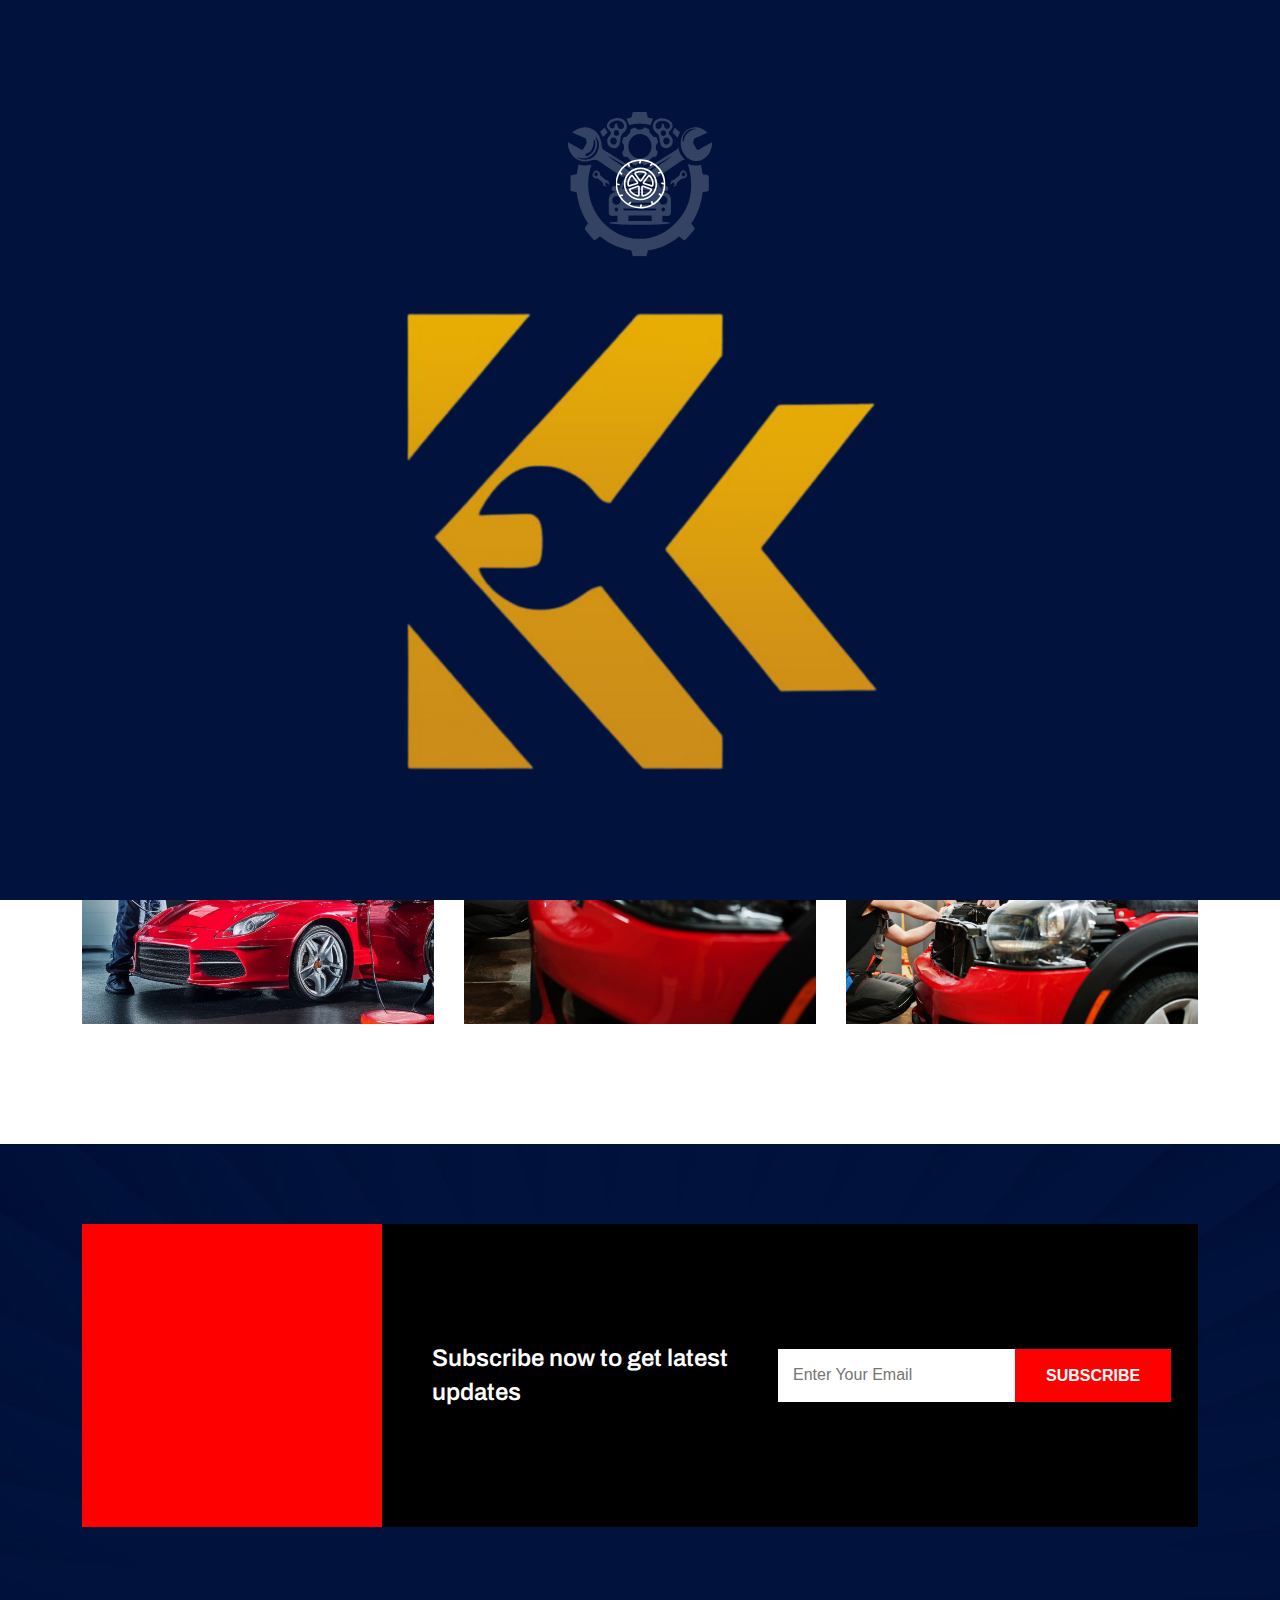
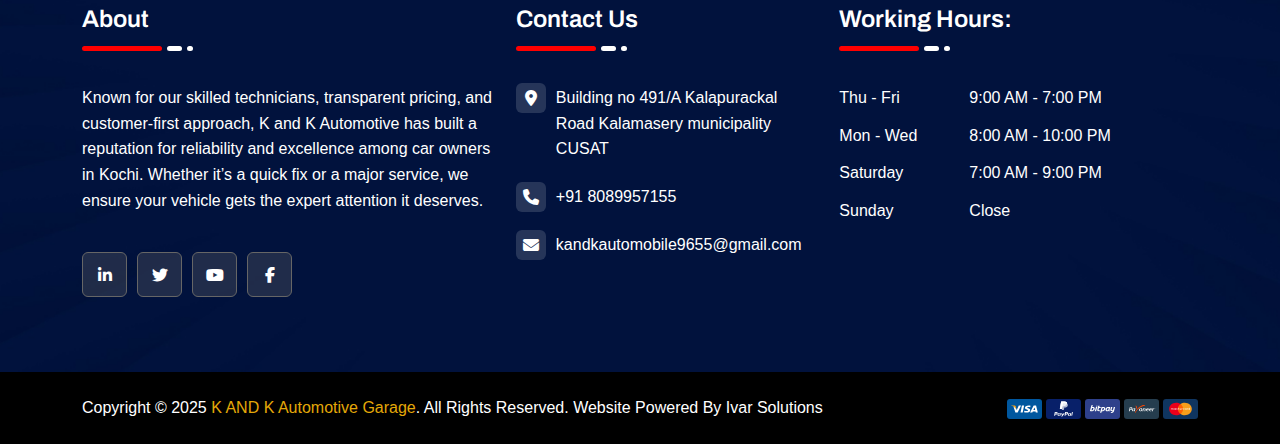
<file: portfolio.html>
<!DOCTYPE html>
<html class="no-js" lang="en">
  
<!-- Mirrored from cripar-html.netlify.app/portfolio by HTTrack Website Copier/3.x [XR&CO'2014], Sat, 05 Apr 2025 09:07:01 GMT -->
<!-- Added by HTTrack --><meta http-equiv="content-type" content="text/html;charset=UTF-8" /><!-- /Added by HTTrack -->
<head>
    <!-- Meta Tags -->
    <meta charset="utf-8">
    <meta http-equiv="x-ua-compatible" content="ie=edge">
    <meta name="viewport" content="width=device-width, initial-scale=1">
    <meta name="author" content="ThemeServices">
    <!-- Favicon Icon -->
    <link rel="icon" href="assets/img/logo.png">
    <!-- Site Title -->
    <title>K AND K AUTOMOBILE GARAGE</title>
    <link rel="stylesheet" href="assets/css/bootstrap.min.css">
    <link rel="stylesheet" href="assets/css/fontawesome.min.css">
    <link rel="stylesheet" href="assets/css/animate.css">
    <link rel="stylesheet" href="assets/css/slick.min.css">
    <link rel="stylesheet" href="assets/css/odometer.css">
    <link rel="stylesheet" href="assets/css/style.css">
  </head>
  <body>
    <!-- Start Preloader -->
    <div class="cs_center cs_heading_bg" id="preloader">
      <div class="preloader-inner">
        <div class="spinner">
          <img src="assets/img/preloader_logo.svg" alt="img">
          <img src="assets/img/icons/wheel.svg" alt="img" class="wheel">
        </div>
        <div class="loading-text">
          <img src="assets/img/logo.png" alt="img">
        </div>
      </div>
    </div>
    <!-- End Preloader -->
    <!-- Start Header Section -->
    <header class="cs_site_header cs_style_1 cs_heading_color cs_sticky_header">
      <div class="cs_top_header">
        <div class="container-fluid">
          <div class="cs_top_header_in">
            <div class="cs_top_header_left">
              <ul class="cs_header_contact_list cs_mp_0">
                <li>
                  <i class="fa-solid fa-phone-volume"></i>
                  <a href="tel:+111(564)56825">+91 8089957155</a>
                </li>
                <li>
                  <i class="fa-solid fa-envelope"></i>
                  <a href="mailto:kandkautomobile9655@gmail.com">kandkautomobile9655@gmail.com</a>
                </li>
                <li>
                  <i class="fa-solid fa-location-dot"></i>
                  <span>Building no 491/A Kalapurackal Road  Kalamasery municipality CUSAT </span>
                </li>
              </ul>
            </div>
            <div class="cs_top_header_right">
              <div class="cs_header_social_links_wrap">
                <div class="cs_header_social_links">
                  <a href="#" class="cs_social_btn cs_center">
                    <i class="fa-brands fa-linkedin-in"></i>
                  </a>
                  <a href="#" class="cs_social_btn cs_center">
                    <i class="fa-brands fa-twitter"></i>
                  </a>
                  <a href="#" class="cs_social_btn cs_center">
                    <i class="fa-brands fa-youtube"></i>
                  </a>
                  <a href="#" class="cs_social_btn cs_center">
                    <i class="fa-brands fa-facebook-f"></i>
                  </a>
                </div>
              </div>
            </div>
          </div>
        </div>
      </div>
      <div class="cs_main_header">
        <div class="container-fluid">
          <div class="cs_main_header_in">
            <div class="cs_main_header_left">
              <div class="cs_logo_wrap">
                <a class='cs_site_branding' href='index.html'>
                  <img src="assets/img/logo.png" alt="Logo" style="width: 100px; height: auto;">
                </a>
                <div class="cs_logo_bg_shape cs_accent_color">
                  <svg width="509" height="141" viewBox="0 0 509 141" fill="none" xmlns="http://www.w3.org/2000/svg">
                    <path d="M74 0H487L508.5 70.5L473.5 141H74V0Z" fill="currentColor"/>
                    <path d="M54 141H472.5L488.5 70.5L443.5 0H54V141Z" fill="white"/>
                    <path d="M0 0H443L464.5 70.5L443 141H0V0Z" fill="currentColor"/>
                  </svg>
                  <img src="assets/img/logo_shape_pattern.svg" alt="">
                </div>
              </div>
            </div>
            <div class="cs_main_header_center">
              <div class="cs_nav cs_fs_18 cs_semibold cs_heading_color cs_heading_font">
                <div class="cs_nav_list_wrap">
                  <ul class="cs_nav_list">
                    <li class="menu-item-has-children">
                      <a href='index.html'>Home</a>
                      <ul>
                        <li><a href='index.html'>Home </a></li>
                      </ul>
                    </li>
                    <li class="menu-item-has-children">
                      <a href='services.html'>Services</a>
                      <ul>
                        <li><a href='services.html'>Services</a></li>
                      </ul>
                    </li>
                    <li class="menu-item-has-children">
                      <a href='portfolio.html'>Portfolio</a>
                      <ul>
                        <li><a href='portfolio.html'>Portfolio</a></li>
                      </ul>
                    </li>
                    <li class="menu-item-has-children">
                      <a href="#">Pages</a>
                      <ul>
                        <li><a href='about.html'>About</a></li>
                        <li><a href='team.html'>Team</a></li>
                      </ul>
                    </li>
                  
                    <li><a href='contact.html'>Contact</a></li>
                  </ul>
                </div>
              </div>
            </div>
            <div class="cs_main_header_right">
              <div class="position-relative d-flex">
                <button class="cs_circle_btn cs_center cs_search_tobble_btn" type="button">
                  <i class="fa-solid fa-magnifying-glass"></i>                                   
                </button>
                <div class="cs_header_search_wrap">
                  <form action="#" class="cs_header_search">
                    <input type="text" class="cs_header_search_input" placeholder="Search For Anything">
                    <button class="cs_header_search_btn cs_center">
                      <i class="fa-solid fa-magnifying-glass"></i>
                    </button>
                  </form>
                </div>
              </div>
              <a class='cs_btn cs_style_1' href='contact.html'>
                <span>Get a Quote</span>
                <i class="fa-solid fa-arrow-right"></i>
              </a>
            </div>
          </div>
        </div>
      </div>
    </header>
    <!-- Start Page Heading -->
    <section class="cs_page_heading cs_bg_filed cs_center cs_primary_bg" data-src="assets/img/page_heading_1.jpg">
      <div class="container">
        <h1 class="cs_white_color cs_semibold cs_white_color cs_mb_10 cs_fs_50">Portfolio</h1>
        <ol class="breadcrumb cs_heading_font">
          <li class="breadcrumb-item"><a href='index.html'>Home</a></li>
          <li class="breadcrumb-item active">Portfolio</li>
        </ol>
      </div>
    </section>
    <!-- End Page Heading -->
    <!-- Start Portfolio Section -->
    <section class="cs_tabs cs_style_1 position-relative">
      <div class="cs_height_120 cs_height_lg_80"></div>
      <div class="container">
        <div class="cs_cards_grid cs_style_1">
          <div class="cs_card cs_style_5 position-relative">
            <div class="cs_card_thumbnail">
              <img src="assets/img/portfolio_img_5.jpg" alt="Portfolio Image">
            </div>
            <div class="cs_card_info_wrapper cs_heading_bg position-absolute">
              <div class="cs_portfolio_text">
                <h3 class="cs_fs_20 cs_semibold cs_white_color mb-0"><a href='portfolio-details.html'>Projects Growing Services</a></h3>
                <p class="cs_white_color mb-0">Car Projects / Growing</p>
              </div>
              <a class='cs_text_btn cs_style_1 cs_bold cs_white_color cs_accent_bg' href='portfolio-details.html'>
                <img src="assets/img/icons/arrow_long.svg" alt="Arrow Icon">
              </a>
            </div>
          </div>
          <div class="cs_card cs_style_5 position-relative">
            <div class="cs_card_thumbnail">
              <img src="assets/img/portfolio_img_7.jpg" alt="Portfolio Image">
            </div>
            <div class="cs_card_info_wrapper cs_heading_bg position-absolute">
              <div class="cs_portfolio_text">
                <h3 class="cs_fs_20 cs_semibold cs_white_color mb-0"><a href='portfolio-details.html'>Projects Growing Services</a></h3>
                <p class="cs_white_color mb-0">Car Projects / Growing</p>
              </div>
              <a class='cs_text_btn cs_style_1 cs_bold cs_white_color cs_accent_bg' href='portfolio-details.html'>
                <img src="assets/img/icons/arrow_long.svg" alt="Arrow Icon">
              </a>
            </div>
          </div>
          <div class="cs_card cs_style_5 position-relative">
            <div class="cs_card_thumbnail">
              <img src="assets/img/portfolio_img_8.jpg" alt="Portfolio Image">
            </div>
            <div class="cs_card_info_wrapper cs_heading_bg position-absolute">
              <div class="cs_portfolio_text">
                <h3 class="cs_fs_20 cs_semibold cs_white_color mb-0"><a href='portfolio-details.html'>Projects Growing Services</a></h3>
                <p class="cs_white_color mb-0">Car Projects / Growing</p>
              </div>
              <a class='cs_text_btn cs_style_1 cs_bold cs_white_color cs_accent_bg' href='portfolio-details.html'>
                <img src="assets/img/icons/arrow_long.svg" alt="Arrow Icon">
              </a>
            </div>
          </div>
          <div class="cs_card cs_style_5 position-relative">
            <div class="cs_card_thumbnail">
              <img src="assets/img/portfolio_img_6.jpg" alt="Portfolio Image">
            </div>
            <div class="cs_card_info_wrapper cs_heading_bg position-absolute">
              <div class="cs_portfolio_text">
                <h3 class="cs_fs_20 cs_semibold cs_white_color mb-0"><a href='portfolio-details.html'>Projects Growing Services</a></h3>
                <p class="cs_white_color mb-0">Car Projects / Growing</p>
              </div>
              <a class='cs_text_btn cs_style_1 cs_bold cs_white_color cs_accent_bg' href='portfolio-details.html'>
                <img src="assets/img/icons/arrow_long.svg" alt="Arrow Icon">
              </a>
            </div>
          </div>
          <div class="cs_card cs_style_5 position-relative">
            <div class="cs_card_thumbnail">
              <img src="assets/img/portfolio_img_9.jpg" alt="Portfolio Image">
            </div>
            <div class="cs_card_info_wrapper cs_heading_bg position-absolute">
              <div class="cs_portfolio_text">
                <h3 class="cs_fs_20 cs_semibold cs_white_color mb-0"><a href='portfolio-details.html'>Projects Growing Services</a></h3>
                <p class="cs_white_color mb-0">Car Projects / Growing</p>
              </div>
              <a class='cs_text_btn cs_style_1 cs_bold cs_white_color cs_accent_bg' href='portfolio-details.html'>
                <img src="assets/img/icons/arrow_long.svg" alt="Arrow Icon">
              </a>
            </div>
          </div>
        </div>
      </div>
      <div class="cs_height_120 cs_height_lg_80"></div>
    </section>
    <!-- End Portfolio Section -->
   <!-- Start Footer -->
    <footer class="cs_footer cs_style_1 cs_bg_filed cs_heading_bg" data-src="assets/img/footer_bg.jpg">
      <div class="container">
        <div class="cs_footer_newsletter cs_style_1">
          <div class="cs_footer_newsletter_left cs_accent_bg cs_center">
            <img src="assets/img/logo.png" alt="Logo" class="wow fadeInLeft">
          </div>
          <div class="cs_footer_newsletter_right">
            <h3 class="cs_fs_24 cs_semibold cs_white_color mb-0">Subscribe now to get latest updates</h3>
            <form action="#" class="cs_footer_newsletter_form">
              <input type="text" placeholder="Enter Your Email">
              <button class="cs_btn cs_style_1">
                <span>Subscribe</span>
              </button>
            </form>
          </div>
        </div>
      </div>
      <div class="cs_main_footer cs_white_color">
        <div class="container">
          <div class="cs_footer_row">
            <div class="cs_footer_col">
              <div class="cs_footer_widget">
                <h2 class="cs_footer_widget_title cs_fs_24 cs_semibold cs_white_color cs_mb_10">About</h2>
                <div class="cs_footer_widget_seperator">
                  <span class="cs_accent_bg"></span>
                  <span class="cs_white_bg"></span>
                  <span class="cs_white_bg"></span>
                </div>
                <div class="cs_text_widget">
                  <p>Known for our skilled technicians, transparent pricing, and customer-first approach, K and K Automotive has built a reputation for reliability and excellence among car owners in Kochi. Whether it’s a quick fix or a major service, we ensure your vehicle gets the expert attention it deserves.

</p>
                </div>
                <div class="cs_social_btns cs_style_1">
                  <a href="#" class="cs_social_btn cs_center">
                    <i class="fa-brands fa-linkedin-in"></i>
                  </a>
                  <a href="#" class="cs_social_btn cs_center">
                    <i class="fa-brands fa-twitter"></i>
                  </a>
                  <a href="#" class="cs_social_btn cs_center">
                    <i class="fa-brands fa-youtube"></i>
                  </a>
                  <a href="#" class="cs_social_btn cs_center">
                    <i class="fa-brands fa-facebook-f"></i>
                  </a>
                </div>
              </div>
            </div>
           
            <div class="cs_footer_col">
              <div class="cs_footer_widget">
                <h2 class="cs_footer_widget_title cs_fs_24 cs_semibold cs_white_color cs_mb_10">Contact Us</h2>
                <div class="cs_footer_widget_seperator">
                  <span class="cs_accent_bg"></span>
                  <span class="cs_white_bg"></span>
                  <span class="cs_white_bg"></span>
                </div>
                <ul class="cs_footer_contact_list cs_mp_0">
                  <li>
                    <i class="fa-solid fa-location-dot cs_center"></i>
                   Building no 491/A Kalapurackal Road  Kalamasery municipality CUSAT 
                  </li>
                  <li>
                    <i class="fa-solid fa-phone cs_center"></i>
                    <a href="tel:+91 8089957155
">+91 8089957155
</a> <br>
                  </li>
                  <li>
                    <i class="fa-solid fa-envelope cs_center"></i>
                    <a href="mailto:kandkautomobile9655@gmail.com">kandkautomobile9655@gmail.com</a>
                  </li>
                </ul>
              </div>
            </div>
            <div class="cs_footer_col">
              <div class="cs_footer_widget">
                <h2 class="cs_footer_widget_title cs_fs_24 cs_semibold cs_white_color cs_mb_10">Working Hours:</h2>
                <div class="cs_footer_widget_seperator">
                  <span class="cs_accent_bg"></span>
                  <span class="cs_white_bg"></span>
                  <span class="cs_white_bg"></span>
                </div>
                <ul class="cs_working_hours">
                  <li>
                    <span>Thu - Fri</span>
                    <span>9:00 AM - 7:00 PM</span>
                  </li>
                  <li>
                    <span>Mon - Wed</span>
                    <span>8:00 AM - 10:00 PM</span>
                  </li>
                  <li>
                    <span>Saturday</span>
                    <span>7:00 AM - 9:00 PM</span>
                  </li>
                  <li>
                    <span>Sunday</span>
                    <span>Close</span>
                  </li>
                </ul>
              </div>
            </div>
          </div>
        </div>
      </div>
      <div class="cs_footer_bottom cs_white_color">
        <div class="container">
          <div class="cs_footer_bottom_in">
            <div class="cs_footer_copyright">
              Copyright © 2025 <a href="#">K AND K Automotive Garage</a>. All Rights Reserved. Website Powered By Ivar Solutions
            </div>
            <div>
              <img src="assets/img/payment_card.svg" alt="">
            </div>
          </div>
        </div>
      </div>
    </footer>
    <!-- End Footer -->
    <!-- Start Scroll Top Button -->
    <div class="cs_scroll_top_btn cs_accent_bg cs_white_color cs_center cs_radius_50">
      <svg xmlns="http://www.w3.org/2000/svg" width="2em" height="2em" viewBox="0 0 32 32"><path fill="currentColor" d="M16 4L6 14l1.41 1.41L15 7.83V28h2V7.83l7.59 7.58L26 14z"/></svg>
    </div>
    <!-- End Scroll Top Button -->
    <!-- Script -->
    <script src="assets/js/jquery-3.6.0.min.js"></script>
    <script src="assets/js/wow.min.js"></script>
    <script src="assets/js/jquery.slick.min.js"></script>
    <script src="assets/js/ripples.min.js"></script>
    <script src="assets/js/odometer.js"></script>
    <script src="assets/js/main.js"></script>
  </body>

<!-- Mirrored from cripar-html.netlify.app/portfolio by HTTrack Website Copier/3.x [XR&CO'2014], Sat, 05 Apr 2025 09:07:01 GMT -->
</html>
</file>
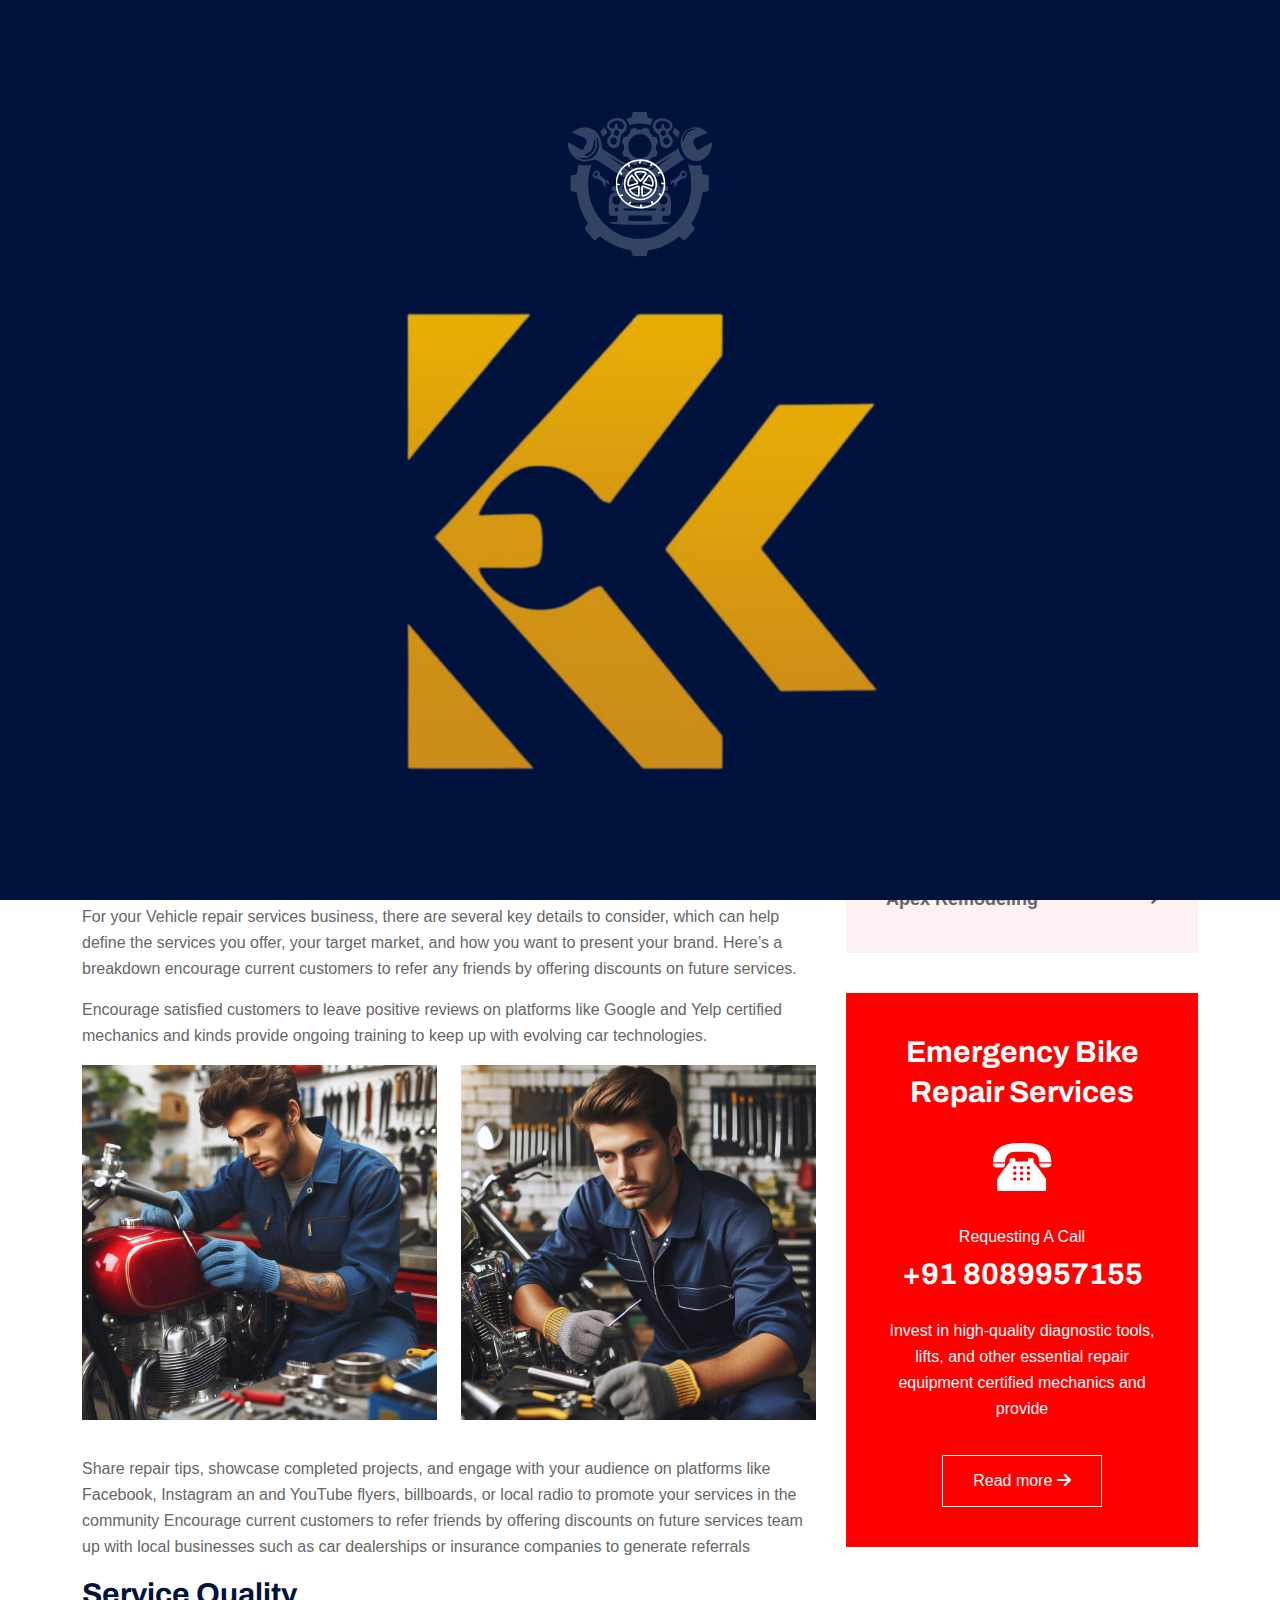
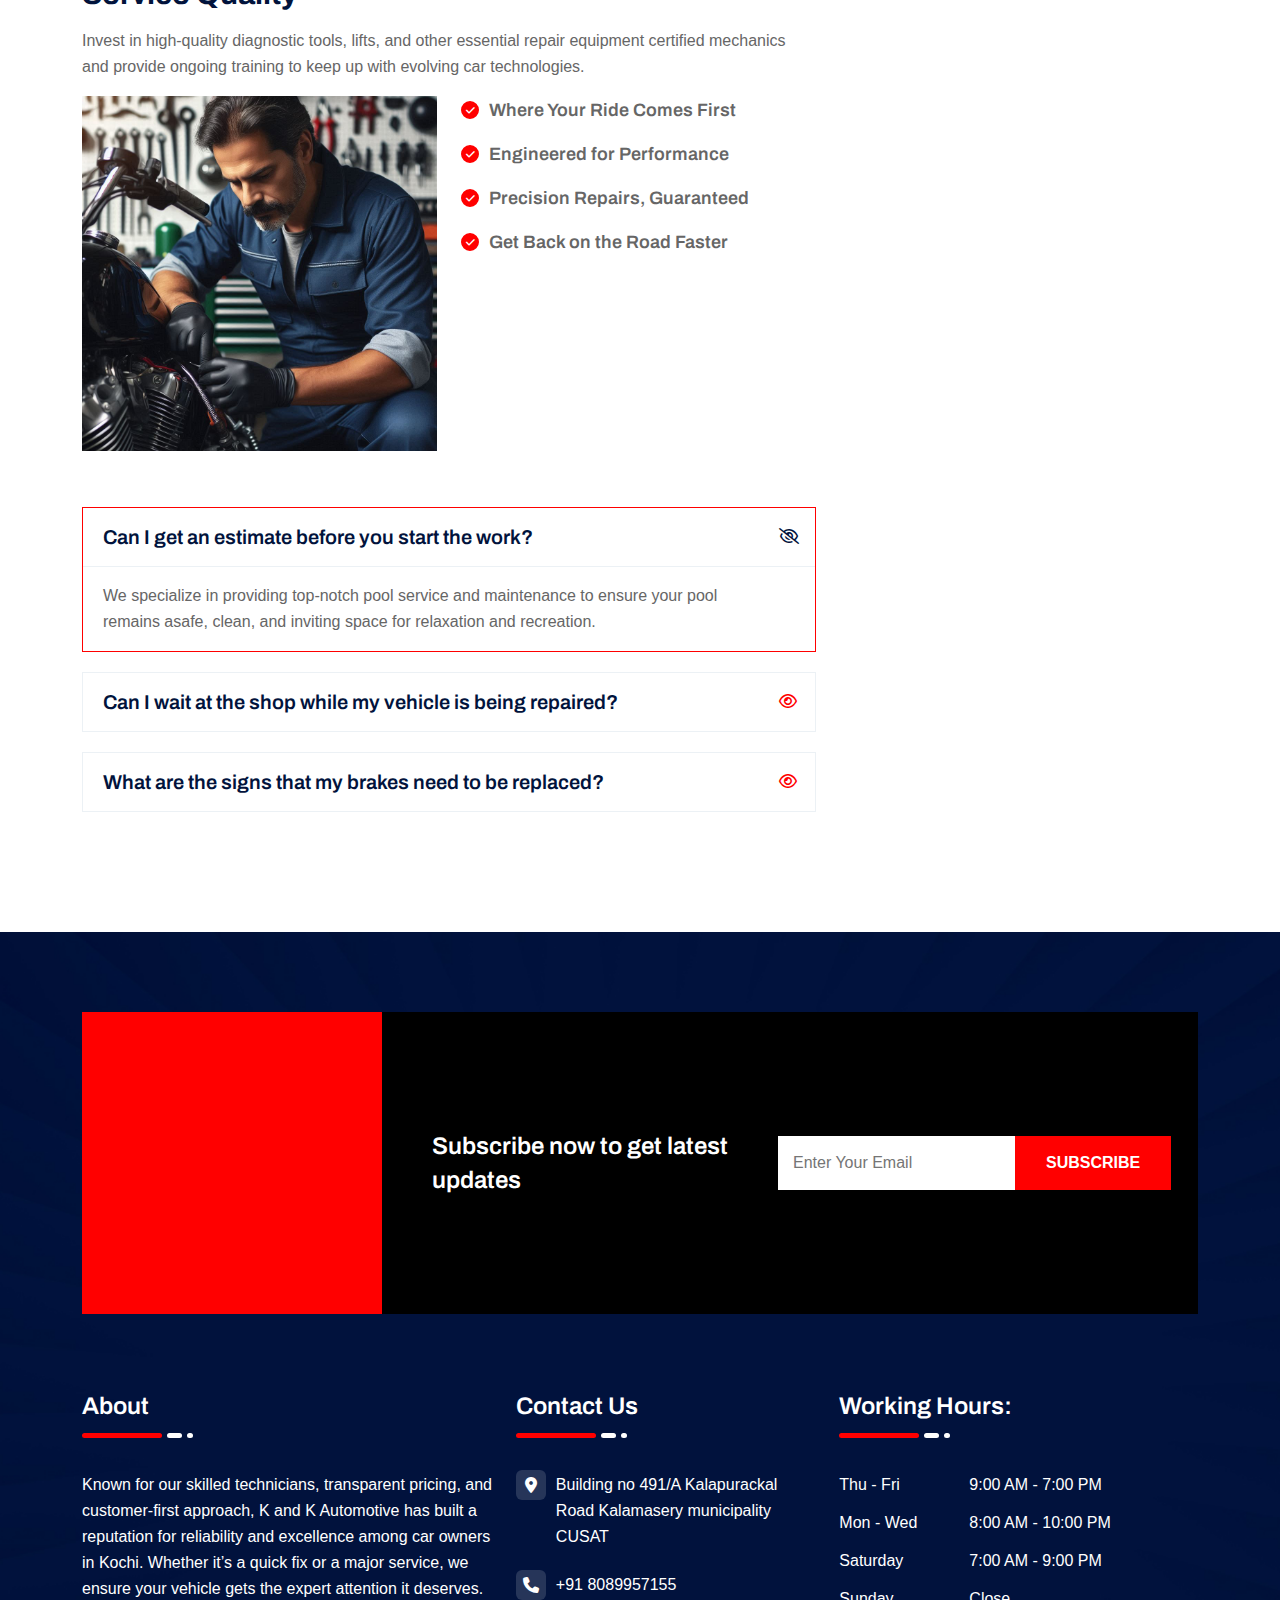
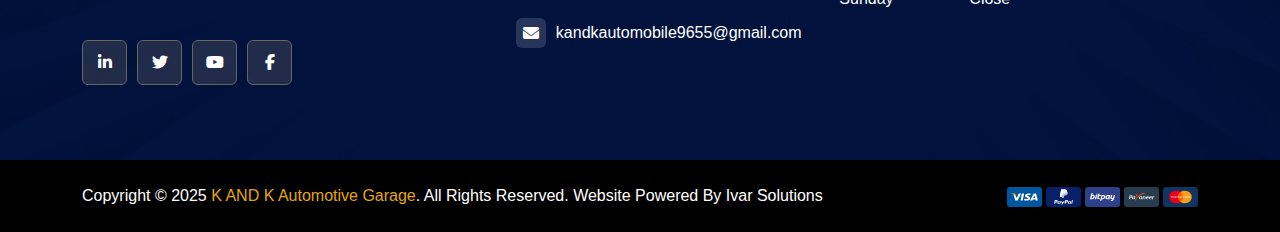
<file: service-details.html>
<!DOCTYPE html>
<html class="no-js" lang="en">
  
<!-- Mirrored from cripar-html.netlify.app/service-details by HTTrack Website Copier/3.x [XR&CO'2014], Sat, 05 Apr 2025 09:06:59 GMT -->
<!-- Added by HTTrack --><meta http-equiv="content-type" content="text/html;charset=UTF-8" /><!-- /Added by HTTrack -->
<head>
    <!-- Meta Tags -->
    <meta charset="utf-8">
    <meta http-equiv="x-ua-compatible" content="ie=edge">
    <meta name="viewport" content="width=device-width, initial-scale=1">
    <meta name="author" content="ThemeServices">
    <!-- Favicon Icon -->
    <link rel="icon" href="assets/img/logo.png">
    <!-- Site Title -->
    <title>K AND K AUTOMOBILE GARAGE</title>
    <link rel="stylesheet" href="assets/css/bootstrap.min.css">
    <link rel="stylesheet" href="assets/css/fontawesome.min.css">
    <link rel="stylesheet" href="assets/css/animate.css">
    <link rel="stylesheet" href="assets/css/slick.min.css">
    <link rel="stylesheet" href="assets/css/odometer.css">
    <link rel="stylesheet" href="assets/css/style.css">
  </head>
  <body>
    <!-- Start Preloader -->
    <div class="cs_center cs_heading_bg" id="preloader">
      <div class="preloader-inner">
        <div class="spinner">
          <img src="assets/img/preloader_logo.svg" alt="img">
          <img src="assets/img/icons/wheel.svg" alt="img" class="wheel">
        </div>
        <div class="loading-text">
          <img src="assets/img/logo.png" alt="img">
        </div>
      </div>
    </div>
    <!-- End Preloader -->
    <!-- Start Header Section -->
    <header class="cs_site_header cs_style_1 cs_heading_color cs_sticky_header">
      <div class="cs_top_header">
        <div class="container-fluid">
          <div class="cs_top_header_in">
            <div class="cs_top_header_left">
              <ul class="cs_header_contact_list cs_mp_0">
                <li>
                  <i class="fa-solid fa-phone-volume"></i>
                  <a href="tel:+111(564)56825">+91 8089957155</a>
                </li>
                <li>
                  <i class="fa-solid fa-envelope"></i>
                  <a href="mailto:kandkautomobile9655@gmail.com">kandkautomobile9655@gmail.com</a>
                </li>
                <li>
                  <i class="fa-solid fa-location-dot"></i>
                  <span>Building no 491/A Kalapurackal Road  Kalamasery municipality CUSAT </span>
                </li>
              </ul>
            </div>
            <div class="cs_top_header_right">
              <div class="cs_header_social_links_wrap">
                <div class="cs_header_social_links">
                  <a href="#" class="cs_social_btn cs_center">
                    <i class="fa-brands fa-linkedin-in"></i>
                  </a>
                  <a href="#" class="cs_social_btn cs_center">
                    <i class="fa-brands fa-twitter"></i>
                  </a>
                  <a href="#" class="cs_social_btn cs_center">
                    <i class="fa-brands fa-youtube"></i>
                  </a>
                  <a href="#" class="cs_social_btn cs_center">
                    <i class="fa-brands fa-facebook-f"></i>
                  </a>
                </div>
              </div>
            </div>
          </div>
        </div>
      </div>
      <div class="cs_main_header">
        <div class="container-fluid">
          <div class="cs_main_header_in">
            <div class="cs_main_header_left">
              <div class="cs_logo_wrap">
                <a class='cs_site_branding' href='index.html'>
                  <img src="assets/img/logo.png" alt="Logo" style="width: 100px; height: auto;">
                </a>
                <div class="cs_logo_bg_shape cs_accent_color">
                  <svg width="509" height="141" viewBox="0 0 509 141" fill="none" xmlns="http://www.w3.org/2000/svg">
                    <path d="M74 0H487L508.5 70.5L473.5 141H74V0Z" fill="currentColor"/>
                    <path d="M54 141H472.5L488.5 70.5L443.5 0H54V141Z" fill="white"/>
                    <path d="M0 0H443L464.5 70.5L443 141H0V0Z" fill="currentColor"/>
                  </svg>
                  <img src="assets/img/logo_shape_pattern.svg" alt="">
                </div>
              </div>
            </div>
            <div class="cs_main_header_center">
              <div class="cs_nav cs_fs_18 cs_semibold cs_heading_color cs_heading_font">
                <div class="cs_nav_list_wrap">
                  <ul class="cs_nav_list">
                    <li class="menu-item-has-children">
                      <a href='index.html'>Home</a>
                      <ul>
                        <li><a href='index.html'>Home </a></li>
                      </ul>
                    </li>
                    <li class="menu-item-has-children">
                      <a href='services.html'>Services</a>
                      <ul>
                        <li><a href='services.html'>Services</a></li>
                      </ul>
                    </li>
                    <li class="menu-item-has-children">
                      <a href='portfolio.html'>Portfolio</a>
                      <ul>
                        <li><a href='portfolio.html'>Portfolio</a></li>
                      </ul>
                    </li>
                    <li class="menu-item-has-children">
                      <a href="#">Pages</a>
                      <ul>
                        <li><a href='about.html'>About</a></li>
                        <li><a href='team.html'>Team</a></li>
                      </ul>
                    </li>
                  
                    <li><a href='contact.html'>Contact</a></li>
                  </ul>
                </div>
              </div>
            </div>
            <div class="cs_main_header_right">
              <div class="position-relative d-flex">
                <button class="cs_circle_btn cs_center cs_search_tobble_btn" type="button">
                  <i class="fa-solid fa-magnifying-glass"></i>                                   
                </button>
                <div class="cs_header_search_wrap">
                  <form action="#" class="cs_header_search">
                    <input type="text" class="cs_header_search_input" placeholder="Search For Anything">
                    <button class="cs_header_search_btn cs_center">
                      <i class="fa-solid fa-magnifying-glass"></i>
                    </button>
                  </form>
                </div>
              </div>
              <a class='cs_btn cs_style_1' href='contact.html'>
                <span>Get a Quote</span>
                <i class="fa-solid fa-arrow-right"></i>
              </a>
            </div>
          </div>
        </div>
      </div>
    </header>
    <!-- Start Page Heading -->
    <section class="cs_page_heading cs_bg_filed cs_center cs_primary_bg" data-src="assets/img/page_heading_1.jpg">
      <div class="container">
        <h1 class="cs_white_color cs_semibold cs_white_color cs_mb_10 cs_fs_50">Service Details</h1>
        <ol class="breadcrumb cs_heading_font">
          <li class="breadcrumb-item"><a href='index.html'>Home</a></li>
          <li class="breadcrumb-item active">Service Details</li>
        </ol>
      </div>
    </section>
    <!-- End Page Heading -->
    <!-- Start Service Details -->
    <section>
    <div class="cs_height_120 cs_height_lg_80"></div>
    <div class="container">
      <div class="row cs_row_gap_30 cs_gap_y_60">
        <div class="col-xl-8 col-lg-7">
          <div class="cs_service_details">
            <img src="assets/img/service_banner.jpg" alt="Service Banner">
            <h2>We give the best Services</h2>
            <p>For your Vehicle repair services business, there are several key details to consider, which can help define the services you offer, your target market, and how you want to present your brand. Here’s a breakdown encourage current customers to refer any friends by offering discounts on future services.</p>
            <p>Encourage satisfied customers to leave positive reviews on platforms like Google and Yelp certified mechanics and kinds provide ongoing training to keep up with evolving car technologies.</p>
            <div class="row">
              <div class="col-md-6">
                <img src="assets/img/service_img_8.png" alt="Post Image">
              </div>
              <div class="col-md-6">
                <img src="assets/img/service_img_9.png" alt="Post Image">
              </div>
            </div>
            <p>Share repair tips, showcase completed projects, and engage with your audience on platforms like Facebook, Instagram an and YouTube flyers, billboards, or local radio to promote your services in the community Encourage current customers to refer friends by offering discounts on future services team up with local businesses such as car dealerships or insurance companies to generate referrals </p>
            <h2>Service Quality</h2>
            <p>Invest in high-quality diagnostic tools, lifts, and other essential repair equipment certified mechanics and provide ongoing training to keep up with evolving car technologies.</p>
            <div class="row">
              <div class="col-xl-6">
                <img src="assets/img/service_img_10.png" alt="Post Image">
              </div>
              <div class="col-xl-6">
                <ul class="cs_list cs_style_1 cs_fs_18 cs_semibold cs_heading_font cs_mp_0">
                  <li>
                    <span class="cs_list_icon cs_center cs_accent_bg cs_white_color cs_radius_50">
                    <i class="fa-solid fa-check"></i></span>
                    <span>Where Your Ride Comes First</span>
                  </li>
                  <li>
                    <span class="cs_list_icon cs_center cs_accent_bg cs_white_color cs_radius_50">
                    <i class="fa-solid fa-check"></i></span>
                    <span>Engineered for Performance</span>
                  </li>
                  <li>
                    <span class="cs_list_icon cs_center cs_accent_bg cs_white_color cs_radius_50">
                    <i class="fa-solid fa-check"></i></span>
                    <span>Precision Repairs, Guaranteed</span>
                  </li>
                  <li>
                    <span class="cs_list_icon cs_center cs_accent_bg cs_white_color cs_radius_50">
                    <i class="fa-solid fa-check"></i></span>
                    <span>Get Back on the Road Faster</span>
                  </li>
                </ul>
              </div>
            </div>
          </div>
          <div class="cs_height_20 cs_height_lg_20"></div>
          <div class="cs_accordians_wrapper cs_style_1 p-0">
            <div class="cs_accordian cs_style_1 cs_type_1 active">
              <div class="cs_accordian_head">
                <h2 class="cs_fs_20 cs_semibold mb-0">Can I get an estimate before you start the work?</h2>
                <span class="cs_accordian_toggle">
                  <i class="fa-regular fa-eye"></i>
                  <i class="fa-regular fa-eye-slash"></i>
                </span>
              </div>
              <div class="cs_accordian_body">
                <p class="mb-0">We specialize in providing top-notch pool service and maintenance to ensure your pool remains asafe, clean, and inviting space for relaxation and recreation.</p>
              </div>
            </div>
            <div class="cs_accordian cs_style_1 cs_type_1">
              <div class="cs_accordian_head">
                <h2 class="cs_fs_20 cs_semibold mb-0">Can I wait at the shop while my vehicle is being repaired?</h2>
                <span class="cs_accordian_toggle">
                  <i class="fa-regular fa-eye"></i>
                  <i class="fa-regular fa-eye-slash"></i>
                </span>
              </div>
              <div class="cs_accordian_body">
                <p class="mb-0">We specialize in providing top-notch pool service and maintenance to ensure your pool remains asafe, clean, and inviting space for relaxation and recreation.</p>
              </div>
            </div>
            <div class="cs_accordian cs_style_1 cs_type_1">
              <div class="cs_accordian_head">
                <h2 class="cs_fs_20 cs_semibold mb-0">What are the signs that my brakes need to be replaced?</h2>
                <span class="cs_accordian_toggle">
                  <i class="fa-regular fa-eye"></i>
                  <i class="fa-regular fa-eye-slash"></i>
                </span>
              </div>
              <div class="cs_accordian_body">
                <p class="mb-0">We specialize in providing top-notch pool service and maintenance to ensure your pool remains asafe, clean, and inviting space for relaxation and recreation.</p>
              </div>
            </div>
          </div>
        </div>
        <aside class="col-xl-4 col-lg-5">
          <div class="cs_sidebar cs_style_1">
            <div class="cs_sidebar_widget cs_accent_bg_light position-relative">
              <div class="cs_separator"></div>
              <h3 class="cs_sidebar_title cs_fs_30 cs_mb_43">All Services</h3>
              <ul class="cs_categories cs_fs_18 cs_semibold cs_mp_0">
                <li><a href='service-details.html'>
                  <span>Structural Mastery</span>
                  <span><i class="fa-solid fa-arrow-right-long"></i></span>
                </a></li>
                <li><a href='service-details.html'>
                  <span>Foundation Forte</span>
                  <span><i class="fa-solid fa-arrow-right-long"></i></span>
                </a></li>
                <li><a href='service-details.html'>
                  <span>Build Smart Solutions</span>
                  <span><i class="fa-solid fa-arrow-right-long"></i></span>
                </a></li>
                <li><a href='service-details.html'>
                  <span>Precision Builds</span>
                  <span><i class="fa-solid fa-arrow-right-long"></i></span>
                </a></li>
                <li><a href='service-details.html'>
                  <span>Apex Remodeling</span>
                  <span><i class="fa-solid fa-arrow-right-long"></i></span>
                </a></li>
              </ul>
            </div>
            <div class="cs_sidebar_widget cs_accent_bg">
              <div class="cs_card cs_style_6">
                <h3 class="cs_fs_30 cs_white_color cs_mb_30">Emergency Bike Repair Services</h3>
                <div class="cs_card_icon cs_center cs_mb_32">
                  <img src="assets/img/icons/phone-call_2.svg" alt="Phone Icon">
                </div>
                <p class="cs_white_color cs_mb_5">Requesting A Call</p>
                <a href="tel:+111(564)56825" class="cs_call_text cs_fs_30 cs_bold cs_heading_font cs_mb_23">+91 8089957155</a>
                <p class="cs_card_subtitle cs_white_color cs_mb_33">Invest in high-quality diagnostic tools, lifts, and other essential repair equipment certified mechanics and provide</p>
                <a class='cs_card_btn' href='about.html'>
                  <span>Read more</span>
                  <span><i class="fa-solid fa-arrow-right"></i></span>
                </a>
              </div>
            </div>
          </div>
        </aside>
      </div>
    </div>
    <div class="cs_height_120 cs_height_lg_80"></div>
    </section>
    <!-- End Service Details -->
   <!-- Start Footer -->
    <footer class="cs_footer cs_style_1 cs_bg_filed cs_heading_bg" data-src="assets/img/footer_bg.jpg">
      <div class="container">
        <div class="cs_footer_newsletter cs_style_1">
          <div class="cs_footer_newsletter_left cs_accent_bg cs_center">
            <img src="assets/img/logo.png" alt="Logo" class="wow fadeInLeft">
          </div>
          <div class="cs_footer_newsletter_right">
            <h3 class="cs_fs_24 cs_semibold cs_white_color mb-0">Subscribe now to get latest updates</h3>
            <form action="#" class="cs_footer_newsletter_form">
              <input type="text" placeholder="Enter Your Email">
              <button class="cs_btn cs_style_1">
                <span>Subscribe</span>
              </button>
            </form>
          </div>
        </div>
      </div>
      <div class="cs_main_footer cs_white_color">
        <div class="container">
          <div class="cs_footer_row">
            <div class="cs_footer_col">
              <div class="cs_footer_widget">
                <h2 class="cs_footer_widget_title cs_fs_24 cs_semibold cs_white_color cs_mb_10">About</h2>
                <div class="cs_footer_widget_seperator">
                  <span class="cs_accent_bg"></span>
                  <span class="cs_white_bg"></span>
                  <span class="cs_white_bg"></span>
                </div>
                <div class="cs_text_widget">
                  <p>Known for our skilled technicians, transparent pricing, and customer-first approach, K and K Automotive has built a reputation for reliability and excellence among car owners in Kochi. Whether it’s a quick fix or a major service, we ensure your vehicle gets the expert attention it deserves.

</p>
                </div>
                <div class="cs_social_btns cs_style_1">
                  <a href="#" class="cs_social_btn cs_center">
                    <i class="fa-brands fa-linkedin-in"></i>
                  </a>
                  <a href="#" class="cs_social_btn cs_center">
                    <i class="fa-brands fa-twitter"></i>
                  </a>
                  <a href="#" class="cs_social_btn cs_center">
                    <i class="fa-brands fa-youtube"></i>
                  </a>
                  <a href="#" class="cs_social_btn cs_center">
                    <i class="fa-brands fa-facebook-f"></i>
                  </a>
                </div>
              </div>
            </div>
           
            <div class="cs_footer_col">
              <div class="cs_footer_widget">
                <h2 class="cs_footer_widget_title cs_fs_24 cs_semibold cs_white_color cs_mb_10">Contact Us</h2>
                <div class="cs_footer_widget_seperator">
                  <span class="cs_accent_bg"></span>
                  <span class="cs_white_bg"></span>
                  <span class="cs_white_bg"></span>
                </div>
                <ul class="cs_footer_contact_list cs_mp_0">
                  <li>
                    <i class="fa-solid fa-location-dot cs_center"></i>
                   Building no 491/A Kalapurackal Road  Kalamasery municipality CUSAT 
                  </li>
                  <li>
                    <i class="fa-solid fa-phone cs_center"></i>
                    <a href="tel:+91 8089957155
">+91 8089957155
</a> <br>
                  </li>
                  <li>
                    <i class="fa-solid fa-envelope cs_center"></i>
                    <a href="mailto:kandkautomobile9655@gmail.com">kandkautomobile9655@gmail.com</a>
                  </li>
                </ul>
              </div>
            </div>
            <div class="cs_footer_col">
              <div class="cs_footer_widget">
                <h2 class="cs_footer_widget_title cs_fs_24 cs_semibold cs_white_color cs_mb_10">Working Hours:</h2>
                <div class="cs_footer_widget_seperator">
                  <span class="cs_accent_bg"></span>
                  <span class="cs_white_bg"></span>
                  <span class="cs_white_bg"></span>
                </div>
                <ul class="cs_working_hours">
                  <li>
                    <span>Thu - Fri</span>
                    <span>9:00 AM - 7:00 PM</span>
                  </li>
                  <li>
                    <span>Mon - Wed</span>
                    <span>8:00 AM - 10:00 PM</span>
                  </li>
                  <li>
                    <span>Saturday</span>
                    <span>7:00 AM - 9:00 PM</span>
                  </li>
                  <li>
                    <span>Sunday</span>
                    <span>Close</span>
                  </li>
                </ul>
              </div>
            </div>
          </div>
        </div>
      </div>
      <div class="cs_footer_bottom cs_white_color">
        <div class="container">
          <div class="cs_footer_bottom_in">
            <div class="cs_footer_copyright">
              Copyright © 2025 <a href="#">K AND K Automotive Garage</a>. All Rights Reserved. Website Powered By Ivar Solutions
            </div>
            <div>
              <img src="assets/img/payment_card.svg" alt="">
            </div>
          </div>
        </div>
      </div>
    </footer>
    <!-- End Footer -->
    <script async src='https://d2mpatx37cqexb.cloudfront.net/delightchat-whatsapp-widget/embeds/embed.min.js'></script>
    <script>
      var wa_btnSetting = {"btnColor":"#16BE45","ctaText":"WhatsApp Us","cornerRadius":40,"marginBottom":20,"marginLeft":20,"marginRight":20,"btnPosition":"left","whatsAppNumber":"918089957155","welcomeMessage":"Hai i need a service","zIndex":999999,"btnColorScheme":"light"};
      var wa_widgetSetting = {"title":"K&K AUTOMOBILE GARAGE","subTitle":"Typically replies in a day","headerBackgroundColor":"#FBFFC8","headerColorScheme":"dark","greetingText":"Hi there! \nHow can I help you?","ctaText":"Start Chat","btnColor":"#1A1A1A","cornerRadius":40,"welcomeMessage":"Hello","btnColorScheme":"light","brandImage":"https://i.ibb.co/dw2bTwbj/Whats-App-Image-2025-04-08-at-7-14-04-PM.jpg","darkHeaderColorScheme":{"title":"#333333","subTitle":"#4F4F4F"}};  
      window.onload = () => {
        _waEmbed(wa_btnSetting, wa_widgetSetting);
      };
    </script>
  

    <!-- Start Scroll Top Button -->
    <div class="cs_scroll_top_btn cs_accent_bg cs_white_color cs_center cs_radius_50">
      <svg xmlns="http://www.w3.org/2000/svg" width="2em" height="2em" viewBox="0 0 32 32"><path fill="currentColor" d="M16 4L6 14l1.41 1.41L15 7.83V28h2V7.83l7.59 7.58L26 14z"/></svg>
    </div>
    <!-- End Scroll Top Button -->
    <!-- Script -->
    <script src="assets/js/jquery-3.6.0.min.js"></script>
    <script src="assets/js/wow.min.js"></script>
    <script src="assets/js/jquery.slick.min.js"></script>
    <script src="assets/js/ripples.min.js"></script>
    <script src="assets/js/odometer.js"></script>
    <script src="assets/js/main.js"></script>
  </body>

<!-- Mirrored from cripar-html.netlify.app/service-details by HTTrack Website Copier/3.x [XR&CO'2014], Sat, 05 Apr 2025 09:07:01 GMT -->
</html>
</file>
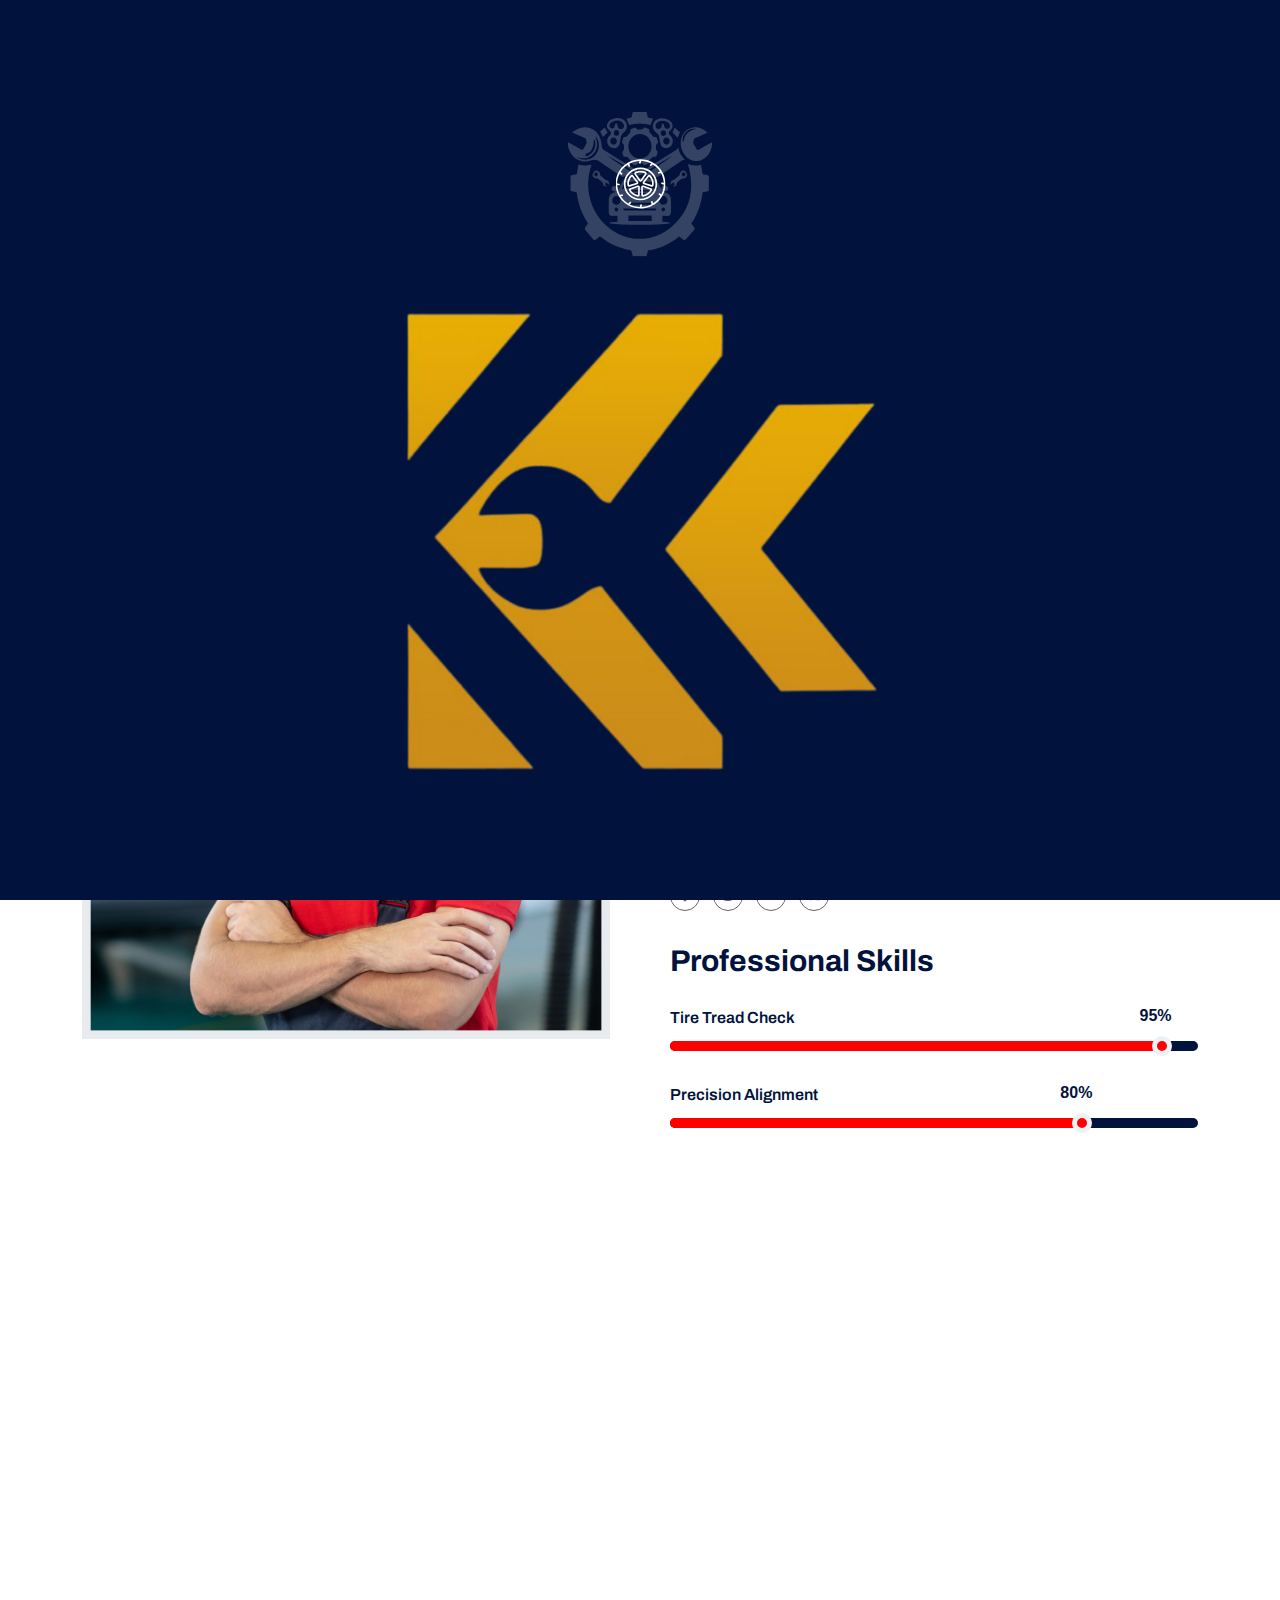
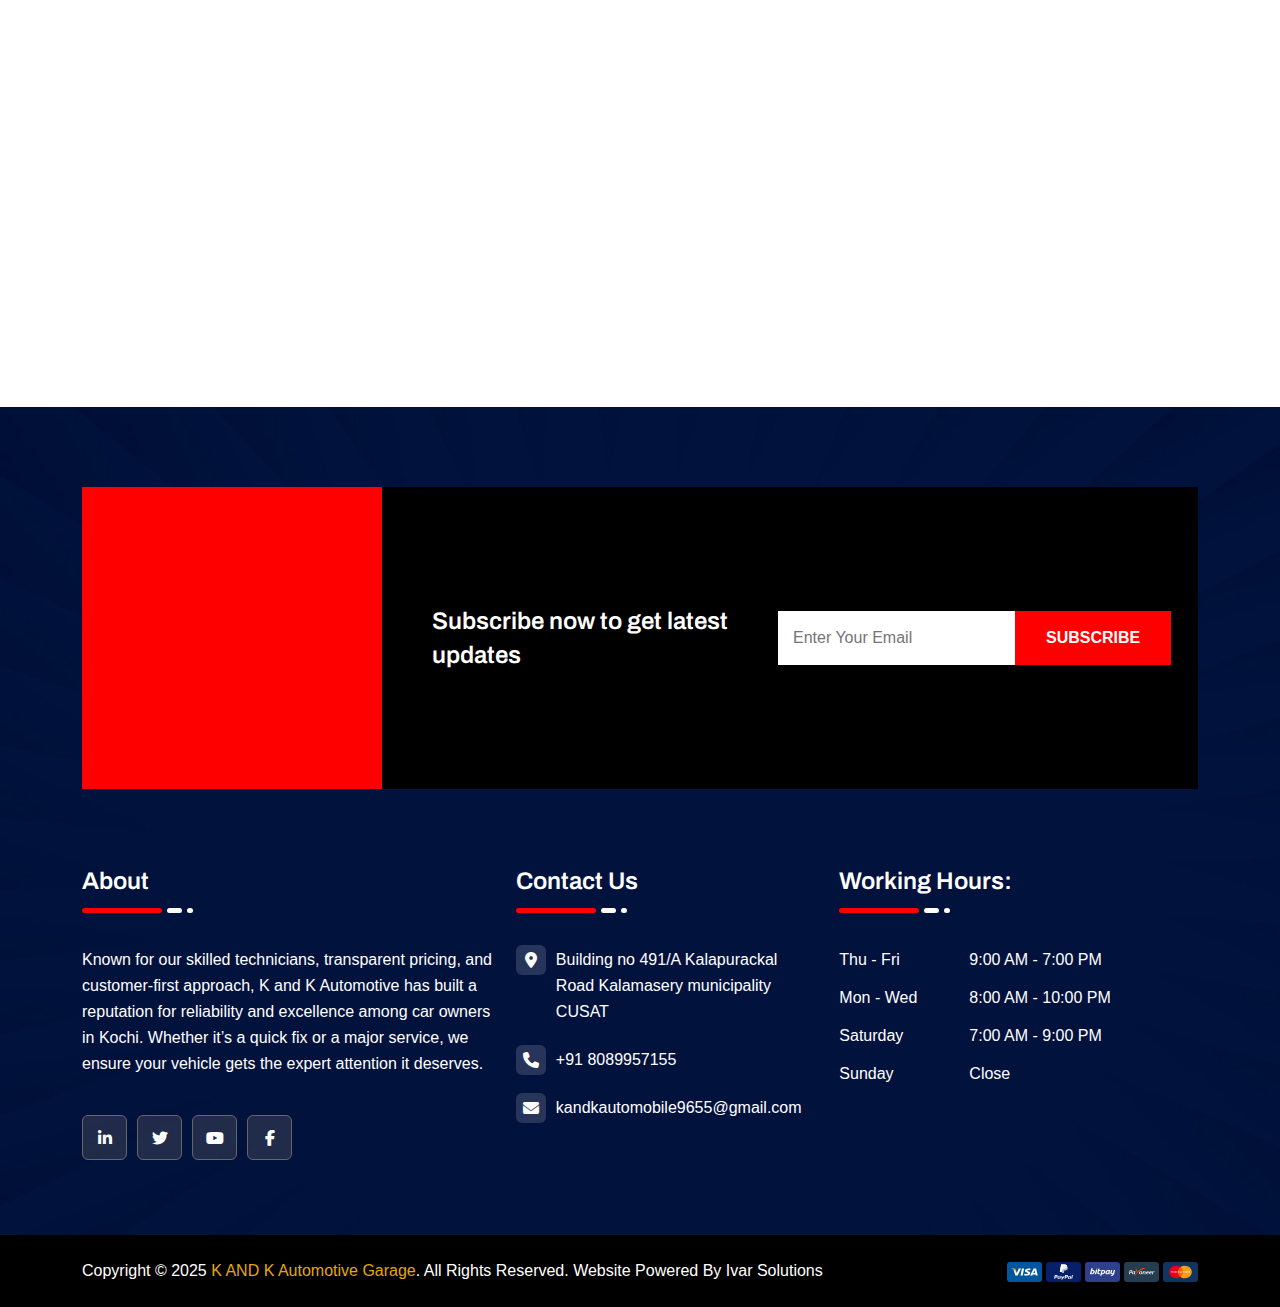
<file: team-details.html>
<!DOCTYPE html>
<html class="no-js" lang="en">
  
<!-- Mirrored from cripar-html.netlify.app/team-details by HTTrack Website Copier/3.x [XR&CO'2014], Sat, 05 Apr 2025 09:07:07 GMT -->
<!-- Added by HTTrack --><meta http-equiv="content-type" content="text/html;charset=UTF-8" /><!-- /Added by HTTrack -->
<head>
    <!-- Meta Tags -->
    <meta charset="utf-8">
    <meta http-equiv="x-ua-compatible" content="ie=edge">
    <meta name="viewport" content="width=device-width, initial-scale=1">
    <meta name="author" content="ThemeServices">
    <!-- Favicon Icon -->
    <link rel="icon" href="assets/img/logo.png">
    <!-- Site Title -->
    <title>K AND K AUTOMOBILE GARAGE</title>
    <link rel="stylesheet" href="assets/css/bootstrap.min.css">
    <link rel="stylesheet" href="assets/css/fontawesome.min.css">
    <link rel="stylesheet" href="assets/css/animate.css">
    <link rel="stylesheet" href="assets/css/slick.min.css">
    <link rel="stylesheet" href="assets/css/odometer.css">
    <link rel="stylesheet" href="assets/css/style.css">
  </head>
  <body>
    <!-- Start Preloader -->
    <div class="cs_center cs_heading_bg" id="preloader">
      <div class="preloader-inner">
        <div class="spinner">
          <img src="assets/img/preloader_logo.svg" alt="img">
          <img src="assets/img/icons/wheel.svg" alt="img" class="wheel">
        </div>
        <div class="loading-text">
          <img src="assets/img/logo.png" alt="img">
        </div>
      </div>
    </div>
    <!-- End Preloader -->
    <!-- Start Header Section -->
    <header class="cs_site_header cs_style_1 cs_heading_color cs_sticky_header">
      <div class="cs_top_header">
        <div class="container-fluid">
          <div class="cs_top_header_in">
            <div class="cs_top_header_left">
              <ul class="cs_header_contact_list cs_mp_0">
                <li>
                  <i class="fa-solid fa-phone-volume"></i>
                  <a href="tel:+111(564)56825">+91 8089957155</a>
                </li>
                <li>
                  <i class="fa-solid fa-envelope"></i>
                  <a href="mailto:kandkautomobile9655@gmail.com">kandkautomobile9655@gmail.com</a>
                </li>
                <li>
                  <i class="fa-solid fa-location-dot"></i>
                  <span>Building no 491/A Kalapurackal Road  Kalamasery municipality CUSAT </span>
                </li>
              </ul>
            </div>
            <div class="cs_top_header_right">
              <div class="cs_header_social_links_wrap">
                <div class="cs_header_social_links">
                  <a href="#" class="cs_social_btn cs_center">
                    <i class="fa-brands fa-linkedin-in"></i>
                  </a>
                  <a href="#" class="cs_social_btn cs_center">
                    <i class="fa-brands fa-twitter"></i>
                  </a>
                  <a href="#" class="cs_social_btn cs_center">
                    <i class="fa-brands fa-youtube"></i>
                  </a>
                  <a href="#" class="cs_social_btn cs_center">
                    <i class="fa-brands fa-facebook-f"></i>
                  </a>
                </div>
              </div>
            </div>
          </div>
        </div>
      </div>
      <div class="cs_main_header">
        <div class="container-fluid">
          <div class="cs_main_header_in">
            <div class="cs_main_header_left">
              <div class="cs_logo_wrap">
                <a class='cs_site_branding' href='index.html'>
                  <img src="assets/img/logo.png" alt="Logo" style="width: 100px; height: auto;">
                </a>
                <div class="cs_logo_bg_shape cs_accent_color">
                  <svg width="509" height="141" viewBox="0 0 509 141" fill="none" xmlns="http://www.w3.org/2000/svg">
                    <path d="M74 0H487L508.5 70.5L473.5 141H74V0Z" fill="currentColor"/>
                    <path d="M54 141H472.5L488.5 70.5L443.5 0H54V141Z" fill="white"/>
                    <path d="M0 0H443L464.5 70.5L443 141H0V0Z" fill="currentColor"/>
                  </svg>
                  <img src="assets/img/logo_shape_pattern.svg" alt="">
                </div>
              </div>
            </div>
            <div class="cs_main_header_center">
              <div class="cs_nav cs_fs_18 cs_semibold cs_heading_color cs_heading_font">
                <div class="cs_nav_list_wrap">
                  <ul class="cs_nav_list">
                    <li class="menu-item-has-children">
                      <a href='index.html'>Home</a>
                      <ul>
                        <li><a href='index.html'>Home </a></li>
                      </ul>
                    </li>
                    <li class="menu-item-has-children">
                      <a href='services.html'>Services</a>
                      <ul>
                        <li><a href='services.html'>Services</a></li>
                      </ul>
                    </li>
                    <li class="menu-item-has-children">
                      <a href='portfolio.html'>Portfolio</a>
                      <ul>
                        <li><a href='portfolio.html'>Portfolio</a></li>
                      </ul>
                    </li>
                    <li class="menu-item-has-children">
                      <a href="#">Pages</a>
                      <ul>
                        <li><a href='about.html'>About</a></li>
                        <li><a href='team.html'>Team</a></li>
                      </ul>
                    </li>
                  
                    <li><a href='contact.html'>Contact</a></li>
                  </ul>
                </div>
              </div>
            </div>
            <div class="cs_main_header_right">
              <div class="position-relative d-flex">
                <button class="cs_circle_btn cs_center cs_search_tobble_btn" type="button">
                  <i class="fa-solid fa-magnifying-glass"></i>                                   
                </button>
                <div class="cs_header_search_wrap">
                  <form action="#" class="cs_header_search">
                    <input type="text" class="cs_header_search_input" placeholder="Search For Anything">
                    <button class="cs_header_search_btn cs_center">
                      <i class="fa-solid fa-magnifying-glass"></i>
                    </button>
                  </form>
                </div>
              </div>
              <a class='cs_btn cs_style_1' href='contact.html'>
                <span>Get a Quote</span>
                <i class="fa-solid fa-arrow-right"></i>
              </a>
            </div>
          </div>
        </div>
      </div>
    </header>
    <!-- Start Page Heading -->
    <section class="cs_page_heading cs_bg_filed cs_center cs_primary_bg" data-src="assets/img/page_heading_1.jpg">
      <div class="container">
        <h1 class="cs_white_color cs_semibold cs_white_color cs_mb_10 cs_fs_50">Team Details</h1>
        <ol class="breadcrumb cs_heading_font">
          <li class="breadcrumb-item"><a href='index.html'>Home</a></li>
          <li class="breadcrumb-item active">Team Details</li>
        </ol>
      </div>
    </section>
    <!-- End Page Heading -->
    <!-- Start Team Details -->
    <section>
      <div class="cs_height_120 cs_height_lg_80"></div>
      <div class="container">
        <div class="row cs_row_gap_60 cs_gap_y_30">
          <div class="col-lg-6">
            <div class="cs_team_thumbnail">
              <img src="assets/img/team_img_9.jpg" alt="Team Image">
            </div>
          </div>
          <div class="col-lg-6">
            <div class="cs_team_details_content">
            <div class="cs_mb_16">
              <h2 class="cs_fs_50 cs_accent_color mb-0">Savannah Nguyen</h2>
              <p class="cs_fs_18 cs_semibold mb-0">Brake Repairer</p>
            </div>
            <p class="cs_team_details_text cs_mb_25">The duration of a project depends on its scope and complexity. We provide a detailed timeline after the initial consultation The duration of a project depends on its scope and complexity. We provide a detailed</p>
            <ul class="cs_team_features_list cs_mp_0 cs_fs_18 cs_semibold cs_heading_color cs_heading_font">
              <li>Best Quality Services</li>
              <li>Meet the Dad-lines</li>
              <li>Time Saving</li>
              <li>24/7 Customer Support</li>
            </ul>
            <div class="cs_height_30 cs_height_lg_30"></div>
            <div class="cs_iconbox_wrapper cs_mb_34">
              <div class="cs_iconbox cs_style_6">
                <div class="cs_iconbox_icon cs_center cs_accent_color cs_radius_50">
                  <i class="fa-solid fa-envelope"></i>
                </div>
                <div class="cs_iconbox_info">
                  <p class="cs_fs_14 mb-0">Email Address</p>
                  <a href="mailTo:info@gmail.com" class="cs_fs_18 cs_semibold cs_heading_color cs_heading_font">info@gmail.com</a>
                </div>
              </div>
              <div class="cs_iconbox cs_style_6">
                <div class="cs_iconbox_icon cs_center cs_accent_color cs_radius_50">
                  <i class="fa-solid fa-phone-volume"></i>
                </div>
                <div class="cs_iconbox_info">
                  <p class="cs_fs_14 mb-0">Phone Number</p>
                  <a href="tel:+(704)555-0127" class="cs_fs_18 cs_semibold cs_heading_color cs_heading_font">+ (704) 555-0127</a>
                </div>
              </div>
            </div>
            <div class="cs_social_btns cs_style_1 cs_mb_31">
              <a href="#" class="cs_center cs_radius_50"><i class="fa-brands fa-facebook-f"></i></a>
              <a href="#" class="cs_center cs_radius_50"><i class="fa-brands fa-instagram"></i></a>
              <a href="#" class="cs_center cs_radius_50"><i class="fa-brands fa-linkedin-in"></i></a>
              <a href="#" class="cs_center cs_radius_50"><i class="fa-brands fa-x-twitter"></i></a>
            </div>
            <div class="cs_progress_skills_wrapper">
              <h3 class="cs_fs_30 cs_mb_23">Professional Skills</h3>
              <div class="cs_progress_info_wrapper">
              <div class="cs_progress_info">
                <h3 class="cs_fs_16 cs_semibold cs_mb_10">Tire Tread Check</h3>
                <div class="cs_progress" data-progress="95">
                  <div class="cs_progress_in">
                    <span class="cs_fs_16 cs_semibold cs_heading_color">95%</span>
                  </div>
                </div>
              </div>
              <div class="cs_progress_info">
                <h3 class="cs_fs_16 cs_semibold cs_mb_10">Precision Alignment</h3>
                <div class="cs_progress" data-progress="80">
                  <div class="cs_progress_in">
                    <span class="cs_fs_16 cs_semibold cs_heading_color">80%</span>
                  </div>
                </div>
              </div>
            </div>
            </div>
            </div>
          </div>
        </div>
      </div>
    </section>
    <!-- End Team Details -->
    <!-- Start Team Section -->
    <section>
      <div class="cs_height_120 cs_height_lg_80"></div>
      <div class="container">
        <div class="cs_section_heading cs_style_1 cs_type_1 cs_mb_47">
          <div class="cs_section_heading_left">
            <h3 class="cs_section_subtitle cs_fs_18 cs_accent_color cs_semibold text-uppercase cs_mb_12 wow fadeInDown">
              <svg width="16" height="16" viewBox="0 0 16 16" fill="none" xmlns="http://www.w3.org/2000/svg">
                <path d="M11.9367 5.9528C12.1626 6.01733 12.3783 6.07787 12.7693 6.07787C13.5946 6.07787 14.4218 5.73787 15.0389 5.1208C15.8285 4.33093 16.1661 3.19973 15.9199 2.16827C15.9089 2.12215 15.8858 2.07981 15.8529 2.04563C15.82 2.01146 15.7786 1.98668 15.733 1.97387C15.6874 1.96077 15.6391 1.96016 15.5931 1.97213C15.5472 1.98409 15.5053 2.00818 15.4719 2.04187L14.8413 2.67253C14.6394 2.87413 14.3706 2.98533 14.0839 2.98533C13.7973 2.98533 13.5285 2.8744 13.3269 2.67253C13.1262 2.47155 13.0136 2.19918 13.0136 1.9152C13.0136 1.63122 13.1262 1.35885 13.3269 1.15787L13.9573 0.527466C13.9909 0.493964 14.015 0.452081 14.027 0.406152C14.039 0.360223 14.0385 0.311916 14.0256 0.266232C14.0127 0.220547 13.9878 0.179144 13.9535 0.146308C13.9192 0.113471 13.8768 0.0903949 13.8306 0.0794661C12.7991 -0.166934 11.6682 0.170933 10.8783 0.960533C10.1042 1.7344 9.71058 2.888 10.0463 4.06267L7.99858 6.11013L5.95218 4.06373C6.28712 2.89093 5.89565 1.73573 5.12018 0.960533C4.33058 0.170666 3.19938 -0.167467 2.16818 0.0794661C2.12214 0.0906185 2.07989 0.113812 2.04576 0.146671C2.01163 0.179529 1.98685 0.220871 1.97396 0.266459C1.96107 0.312048 1.96054 0.360243 1.97241 0.406108C1.98428 0.451972 2.00813 0.493855 2.04152 0.527466L2.67192 1.15787C2.87254 1.35885 2.98522 1.63122 2.98522 1.9152C2.98522 2.19918 2.87254 2.47155 2.67192 2.67253C2.47032 2.8744 2.20152 2.98533 1.91485 2.98533C1.62818 2.98533 1.35938 2.87413 1.15752 2.67253L0.527118 2.0416C0.493597 2.00804 0.451734 1.98404 0.405844 1.97205C0.359953 1.96007 0.311697 1.96054 0.26605 1.97342C0.220403 1.9863 0.179016 2.01112 0.146158 2.04532C0.113299 2.07952 0.0901572 2.12187 0.079118 2.168C-0.167015 3.19947 0.170585 4.33067 0.960185 5.12053C1.57778 5.73787 2.40552 6.07813 3.22952 6.07813C3.61965 6.07813 3.85512 6.012 4.06312 5.95227L6.10978 7.99867L4.06232 10.0461C2.89138 9.71227 1.73725 10.1013 0.960185 10.8781C0.170585 11.668 -0.167015 12.7992 0.079118 13.8307C0.0901342 13.8768 0.113271 13.9191 0.146136 13.9533C0.179001 13.9875 0.2204 14.0123 0.266051 14.0251C0.358851 14.0509 0.458851 14.0251 0.527118 13.9571L1.15778 13.3264C1.35886 13.1261 1.63114 13.0136 1.91498 13.0136C2.19883 13.0136 2.47111 13.1261 2.67218 13.3264C2.87405 13.5283 2.98498 13.7973 2.98498 14.0837C2.98498 14.3701 2.87378 14.6392 2.67218 14.8411L2.04178 15.4715C2.00815 15.505 1.98407 15.5469 1.97205 15.5928C1.96004 15.6387 1.96051 15.687 1.97343 15.7327C1.98634 15.7784 2.01123 15.8198 2.04552 15.8526C2.07981 15.8855 2.12225 15.9085 2.16845 15.9195C2.39138 15.9728 2.61912 15.9987 2.84685 15.9987C3.67272 15.9987 4.50178 15.6576 5.12072 15.0384C5.89485 14.2645 6.28845 13.1109 5.95272 11.9363L8.00045 9.8888L10.0469 11.9352C9.71192 13.108 10.1034 14.2632 10.8789 15.0384C11.4981 15.6573 12.3269 15.9987 13.1527 15.9987C13.3805 15.9987 13.6082 15.9728 13.8311 15.9195C13.8772 15.9083 13.9194 15.8851 13.9535 15.8523C13.9877 15.8194 14.0124 15.7781 14.0253 15.7325C14.0382 15.6869 14.0388 15.6387 14.0269 15.5928C14.015 15.547 13.9912 15.5051 13.9578 15.4715L13.3274 14.8411C13.1255 14.6392 13.0146 14.3701 13.0146 14.0837C13.0146 13.7973 13.1258 13.5283 13.3274 13.3264C13.5285 13.1261 13.8007 13.0136 14.0846 13.0136C14.3684 13.0136 14.6407 13.1261 14.8418 13.3264L15.4725 13.9571C15.506 13.9905 15.5479 14.0143 15.5938 14.0262C15.6396 14.0381 15.6878 14.0376 15.7334 14.0247C15.779 14.0119 15.8203 13.9871 15.8532 13.953C15.886 13.9189 15.9093 13.8767 15.9205 13.8307C16.1666 12.7992 15.829 11.668 15.0394 10.8781C14.2663 10.1053 13.1109 9.70933 11.9365 10.0464L9.88978 8L11.9373 5.95253L11.9367 5.9528ZM11.2557 1.33733C11.7741 0.819199 12.465 0.533066 13.1506 0.533066H13.1967L12.9498 0.780266C12.6463 1.08373 12.4791 1.4864 12.4791 1.91467C12.4791 2.34293 12.6463 2.7456 12.9498 3.04907C13.2533 3.35253 13.6551 3.51813 14.0842 3.51813C14.5133 3.51813 14.9159 3.35147 15.2186 3.04907L15.4655 2.80187C15.4786 3.50293 15.1917 4.21333 14.6618 4.7432C14.0042 5.4008 13.0666 5.68293 12.2095 5.4784C11.7917 5.38533 11.425 5.18373 11.1202 4.87867C10.8154 4.5736 10.6133 4.20693 10.5194 3.78507C10.3159 2.93253 10.5981 1.9944 11.2557 1.3368V1.33733ZM3.78578 5.48C2.93325 5.68373 1.99512 5.40133 1.33752 4.74373C0.807651 4.21387 0.520718 3.50347 0.533785 2.8024L0.780718 3.0496C1.08338 3.352 1.48632 3.51867 1.91512 3.51867C2.34392 3.51867 2.74712 3.352 3.04925 3.0496C3.35272 2.74613 3.51992 2.34347 3.51992 1.9152C3.51992 1.48693 3.35272 1.08427 3.04925 0.780799L2.80232 0.533599C3.51058 0.525866 4.21352 0.807733 4.74365 1.3376C5.40125 1.9952 5.68338 2.93307 5.47912 3.78987C5.38632 4.20747 5.18445 4.57387 4.87912 4.8792C4.57378 5.18453 4.20765 5.38587 3.78578 5.48ZM4.60365 5.73867C4.84373 5.61088 5.06362 5.44832 5.25618 5.25627C5.44814 5.06361 5.61068 4.84374 5.73858 4.60373L7.62205 6.48693L6.48712 7.62187L4.60365 5.73867ZM4.74365 14.6621C4.21378 15.1917 3.51192 15.4752 2.80232 15.4661L3.04925 15.2189C3.35165 14.9163 3.51832 14.5133 3.51832 14.0845C3.51832 13.6557 3.35165 13.2528 3.04925 12.9501C2.74823 12.6497 2.3403 12.4809 1.91498 12.4809C1.48967 12.4809 1.08174 12.6497 0.780718 12.9501L0.533785 13.1973C0.520718 12.4963 0.807651 11.7859 1.33752 11.256C1.99538 10.5987 2.93325 10.3168 3.78978 10.5208C4.20765 10.6139 4.57432 10.8155 4.87912 11.1205C5.18392 11.4256 5.38605 11.7923 5.47992 12.2141C5.68338 13.0667 5.40125 14.0045 4.74365 14.6621ZM5.25618 10.7435C5.06331 10.5513 4.84317 10.3885 4.60285 10.2605L10.2605 4.60293C10.3884 4.84331 10.551 5.06354 10.7431 5.25653C10.936 5.44873 11.1561 5.61146 11.3965 5.73947L5.73885 11.3971C5.61092 11.1567 5.44829 10.9365 5.25618 10.7435ZM12.7711 10.4549C13.4562 10.4549 14.1455 10.7395 14.6621 11.256C15.1919 11.7859 15.4789 12.4963 15.4658 13.1973L15.2189 12.9501C14.9178 12.6497 14.5099 12.4809 14.0846 12.4809C13.6593 12.4809 13.2513 12.6497 12.9503 12.9501C12.8011 13.0989 12.6828 13.2757 12.6023 13.4704C12.5217 13.6651 12.4806 13.8738 12.4813 14.0845C12.4806 14.2952 12.5217 14.504 12.6023 14.6987C12.6828 14.8934 12.8011 15.0702 12.9503 15.2189L13.1973 15.4661C12.4935 15.4736 11.7861 15.192 11.2559 14.6621C10.5983 14.0045 10.3162 13.0667 10.5205 12.2099C10.611 11.7964 10.8194 11.418 11.1205 11.1205C11.5711 10.6699 12.1623 10.4549 12.7711 10.4549ZM11.3959 10.2611C11.1558 10.3889 10.936 10.5514 10.7434 10.7435C10.5514 10.9361 10.3889 11.156 10.261 11.396L8.37752 9.5128L9.51245 8.37787L11.3959 10.2611Z"
                  fill="currentColor" />
              </svg>Team Member
            </h3>
            <h2 class="cs_section_title cs_fs_50 mb-0 wow fadeInDown" data-wow-duration="0.8s" data-wow-delay="0.4s">Meat Our Expert’s <br> Team Member</h2>
          </div>
          <div class="cs_section_heading_right wow fadeInUp">
            <a class='cs_btn cs_style_1' href='team.html'>
              <span>see all member</span><i class="fa-solid fa-arrow-right"></i>
            </a>
          </div>
        </div>
        <div class="row cs_row_gap_30 cs_gap_y_30">
          <div class="col-xl-3 col-sm-6 wow fadeInDown">
            <div class="cs_team cs_style_1 position-relative">
              <div class="cs_team_thumbnail cs_mb_10">
                <img src="assets/img/team_img_1.jpg" alt="Team Member Image">
                <div class="cs_social_btns cs_style_1 cs_white_bg">
                  <a href="#" class="cs_social_btn cs_center"><i class="fa-brands fa-vimeo-v"></i></a>
                  <a href="#" class="cs_social_btn cs_center"><i class="fa-brands fa-linkedin-in"></i></a>
                  <a href="#" class="cs_social_btn cs_center"><i class="fa-brands fa-twitter"></i></a>
                  <a href="#" class="cs_social_btn cs_center"><i class="fa-brands fa-facebook-f"></i></a>
                </div>
                <span class="cs_share_btn cs_center">
                  <i class="fa-solid fa-minus"></i>
                  <i class="fa-solid fa-plus"></i>
                </span>
              </div>
              <div class="cs_team_info">
                <h3 class="cs_fs_24 cs_semibold mb-0"><a href='team-details.html'>Brooklyn Simmons</a></h3>
                <p class="cs_accent_color mb-0">Brake Repairer</p>
              </div>
              <div class="cs_team_shape position-absolute">
                <img src="assets/img/shapes/team_shape_1.svg" alt="Team Shape">
              </div>
          </div>
        </div>
          <div class="col-xl-3 col-sm-6 wow fadeInRight">
            <div class="cs_team cs_style_1 position-relative">
              <div class="cs_team_thumbnail cs_mb_10">
                <img src="assets/img/team_img_2.jpg" alt="Team Member Image">
                <div class="cs_social_btns cs_style_1 cs_white_bg">
                  <a href="#" class="cs_social_btn cs_center"><i class="fa-brands fa-vimeo-v"></i></a>
                  <a href="#" class="cs_social_btn cs_center"><i class="fa-brands fa-linkedin-in"></i></a>
                  <a href="#" class="cs_social_btn cs_center"><i class="fa-brands fa-twitter"></i></a>
                  <a href="#" class="cs_social_btn cs_center"><i class="fa-brands fa-facebook-f"></i></a>
                </div>
                <span class="cs_share_btn cs_center">
                  <i class="fa-solid fa-minus"></i>
                  <i class="fa-solid fa-plus"></i>
                </span>
              </div>
              <div class="cs_team_info">
                <h3 class="cs_fs_24 cs_semibold mb-0"><a href='team-details.html'>Kathryn Murphy</a></h3>
                <p class="cs_accent_color mb-0">Truck Mechanic</p>
              </div>
              <div class="cs_team_shape position-absolute">
                <img src="assets/img/shapes/team_shape_1.svg" alt="Team Shape">
              </div>
          </div>
        </div>
          <div class="col-xl-3 col-sm-6 wow fadeInUp" data-wow-duration="0.6s">
            <div class="cs_team cs_style_1 position-relative">
              <div class="cs_team_thumbnail cs_mb_10">
                <img src="assets/img/team_img_3.jpg" alt="Team Member Image">
                <div class="cs_social_btns cs_style_1 cs_white_bg">
                  <a href="#" class="cs_social_btn cs_center"><i class="fa-brands fa-vimeo-v"></i></a>
                  <a href="#" class="cs_social_btn cs_center"><i class="fa-brands fa-linkedin-in"></i></a>
                  <a href="#" class="cs_social_btn cs_center"><i class="fa-brands fa-twitter"></i></a>
                  <a href="#" class="cs_social_btn cs_center"><i class="fa-brands fa-facebook-f"></i></a>
                </div>
                <span class="cs_share_btn cs_center">
                  <i class="fa-solid fa-minus"></i>
                  <i class="fa-solid fa-plus"></i>
                </span>
              </div>
              <div class="cs_team_info">
                <h3 class="cs_fs_24 cs_semibold mb-0"><a href='team-details.html'>Savannah Nguyen</a></h3>
                <p class="cs_accent_color mb-0">Trolley Engine</p>
              </div>
              <div class="cs_team_shape position-absolute">
                <img src="assets/img/shapes/team_shape_1.svg" alt="Team Shape">
              </div>
          </div>
        </div>
          <div class="col-xl-3 col-sm-6 wow fadeInLeft" data-wow-duration="0.6s" data-wow-delay="0.3s">
            <div class="cs_team cs_style_1 position-relative">
              <div class="cs_team_thumbnail cs_mb_10">
                <img src="assets/img/team_img_4.jpg" alt="Team Member Image">
                <div class="cs_social_btns cs_style_1 cs_white_bg">
                  <a href="#" class="cs_social_btn cs_center"><i class="fa-brands fa-vimeo-v"></i></a>
                  <a href="#" class="cs_social_btn cs_center"><i class="fa-brands fa-linkedin-in"></i></a>
                  <a href="#" class="cs_social_btn cs_center"><i class="fa-brands fa-twitter"></i></a>
                  <a href="#" class="cs_social_btn cs_center"><i class="fa-brands fa-facebook-f"></i></a>
                </div>
                <span class="cs_share_btn cs_center">
                  <i class="fa-solid fa-minus"></i>
                  <i class="fa-solid fa-plus"></i>
                </span>
              </div>
              <div class="cs_team_info">
                <h3 class="cs_fs_24 cs_semibold mb-0"><a href='team-details.html'>Darlene Robertson</a></h3>
                <p class="cs_accent_color mb-0">Main Mechanic</p>
              </div>
              <div class="cs_team_shape position-absolute">
                <img src="assets/img/shapes/team_shape_1.svg" alt="Team Shape">
              </div>
          </div>
        </div>
      </div>
      </div>
      <div class="cs_height_120 cs_height_lg_80"></div>
    </section>
    <!-- End Team Section -->
   <!-- Start Footer -->
    <footer class="cs_footer cs_style_1 cs_bg_filed cs_heading_bg" data-src="assets/img/footer_bg.jpg">
      <div class="container">
        <div class="cs_footer_newsletter cs_style_1">
          <div class="cs_footer_newsletter_left cs_accent_bg cs_center">
            <img src="assets/img/logo.png" alt="Logo" class="wow fadeInLeft">
          </div>
          <div class="cs_footer_newsletter_right">
            <h3 class="cs_fs_24 cs_semibold cs_white_color mb-0">Subscribe now to get latest updates</h3>
            <form action="#" class="cs_footer_newsletter_form">
              <input type="text" placeholder="Enter Your Email">
              <button class="cs_btn cs_style_1">
                <span>Subscribe</span>
              </button>
            </form>
          </div>
        </div>
      </div>
      <div class="cs_main_footer cs_white_color">
        <div class="container">
          <div class="cs_footer_row">
            <div class="cs_footer_col">
              <div class="cs_footer_widget">
                <h2 class="cs_footer_widget_title cs_fs_24 cs_semibold cs_white_color cs_mb_10">About</h2>
                <div class="cs_footer_widget_seperator">
                  <span class="cs_accent_bg"></span>
                  <span class="cs_white_bg"></span>
                  <span class="cs_white_bg"></span>
                </div>
                <div class="cs_text_widget">
                  <p>Known for our skilled technicians, transparent pricing, and customer-first approach, K and K Automotive has built a reputation for reliability and excellence among car owners in Kochi. Whether it’s a quick fix or a major service, we ensure your vehicle gets the expert attention it deserves.

</p>
                </div>
                <div class="cs_social_btns cs_style_1">
                  <a href="#" class="cs_social_btn cs_center">
                    <i class="fa-brands fa-linkedin-in"></i>
                  </a>
                  <a href="#" class="cs_social_btn cs_center">
                    <i class="fa-brands fa-twitter"></i>
                  </a>
                  <a href="#" class="cs_social_btn cs_center">
                    <i class="fa-brands fa-youtube"></i>
                  </a>
                  <a href="#" class="cs_social_btn cs_center">
                    <i class="fa-brands fa-facebook-f"></i>
                  </a>
                </div>
              </div>
            </div>
           
            <div class="cs_footer_col">
              <div class="cs_footer_widget">
                <h2 class="cs_footer_widget_title cs_fs_24 cs_semibold cs_white_color cs_mb_10">Contact Us</h2>
                <div class="cs_footer_widget_seperator">
                  <span class="cs_accent_bg"></span>
                  <span class="cs_white_bg"></span>
                  <span class="cs_white_bg"></span>
                </div>
                <ul class="cs_footer_contact_list cs_mp_0">
                  <li>
                    <i class="fa-solid fa-location-dot cs_center"></i>
                   Building no 491/A Kalapurackal Road  Kalamasery municipality CUSAT 
                  </li>
                  <li>
                    <i class="fa-solid fa-phone cs_center"></i>
                    <a href="tel:+91 8089957155
">+91 8089957155
</a> <br>
                  </li>
                  <li>
                    <i class="fa-solid fa-envelope cs_center"></i>
                    <a href="mailto:kandkautomobile9655@gmail.com">kandkautomobile9655@gmail.com</a>
                  </li>
                </ul>
              </div>
            </div>
            <div class="cs_footer_col">
              <div class="cs_footer_widget">
                <h2 class="cs_footer_widget_title cs_fs_24 cs_semibold cs_white_color cs_mb_10">Working Hours:</h2>
                <div class="cs_footer_widget_seperator">
                  <span class="cs_accent_bg"></span>
                  <span class="cs_white_bg"></span>
                  <span class="cs_white_bg"></span>
                </div>
                <ul class="cs_working_hours">
                  <li>
                    <span>Thu - Fri</span>
                    <span>9:00 AM - 7:00 PM</span>
                  </li>
                  <li>
                    <span>Mon - Wed</span>
                    <span>8:00 AM - 10:00 PM</span>
                  </li>
                  <li>
                    <span>Saturday</span>
                    <span>7:00 AM - 9:00 PM</span>
                  </li>
                  <li>
                    <span>Sunday</span>
                    <span>Close</span>
                  </li>
                </ul>
              </div>
            </div>
          </div>
        </div>
      </div>
      <div class="cs_footer_bottom cs_white_color">
        <div class="container">
          <div class="cs_footer_bottom_in">
            <div class="cs_footer_copyright">
              Copyright © 2025 <a href="#">K AND K Automotive Garage</a>. All Rights Reserved. Website Powered By Ivar Solutions
            </div>
            <div>
              <img src="assets/img/payment_card.svg" alt="">
            </div>
          </div>
        </div>
      </div>
    </footer>
    <!-- End Footer -->

    <script async src='https://d2mpatx37cqexb.cloudfront.net/delightchat-whatsapp-widget/embeds/embed.min.js'></script>
    <script>
      var wa_btnSetting = {"btnColor":"#16BE45","ctaText":"WhatsApp Us","cornerRadius":40,"marginBottom":20,"marginLeft":20,"marginRight":20,"btnPosition":"left","whatsAppNumber":"918089957155","welcomeMessage":"Hai i need a service","zIndex":999999,"btnColorScheme":"light"};
      var wa_widgetSetting = {"title":"K&K AUTOMOBILE GARAGE","subTitle":"Typically replies in a day","headerBackgroundColor":"#FBFFC8","headerColorScheme":"dark","greetingText":"Hi there! \nHow can I help you?","ctaText":"Start Chat","btnColor":"#1A1A1A","cornerRadius":40,"welcomeMessage":"Hello","btnColorScheme":"light","brandImage":"https://i.ibb.co/dw2bTwbj/Whats-App-Image-2025-04-08-at-7-14-04-PM.jpg","darkHeaderColorScheme":{"title":"#333333","subTitle":"#4F4F4F"}};  
      window.onload = () => {
        _waEmbed(wa_btnSetting, wa_widgetSetting);
      };
    </script>
  

    <!-- Start Scroll Top Button -->
    <div class="cs_scroll_top_btn cs_accent_bg cs_white_color cs_center cs_radius_50">
      <svg xmlns="http://www.w3.org/2000/svg" width="2em" height="2em" viewBox="0 0 32 32"><path fill="currentColor" d="M16 4L6 14l1.41 1.41L15 7.83V28h2V7.83l7.59 7.58L26 14z"/></svg>
    </div>
    <!-- End Scroll Top Button -->
    <!-- Script -->
    <script src="assets/js/jquery-3.6.0.min.js"></script>
    <script src="assets/js/wow.min.js"></script>
    <script src="assets/js/jquery.slick.min.js"></script>
    <script src="assets/js/ripples.min.js"></script>
    <script src="assets/js/odometer.js"></script>
    <script src="assets/js/main.js"></script>
  </body>

<!-- Mirrored from cripar-html.netlify.app/team-details by HTTrack Website Copier/3.x [XR&CO'2014], Sat, 05 Apr 2025 09:07:08 GMT -->
</html>
</file>
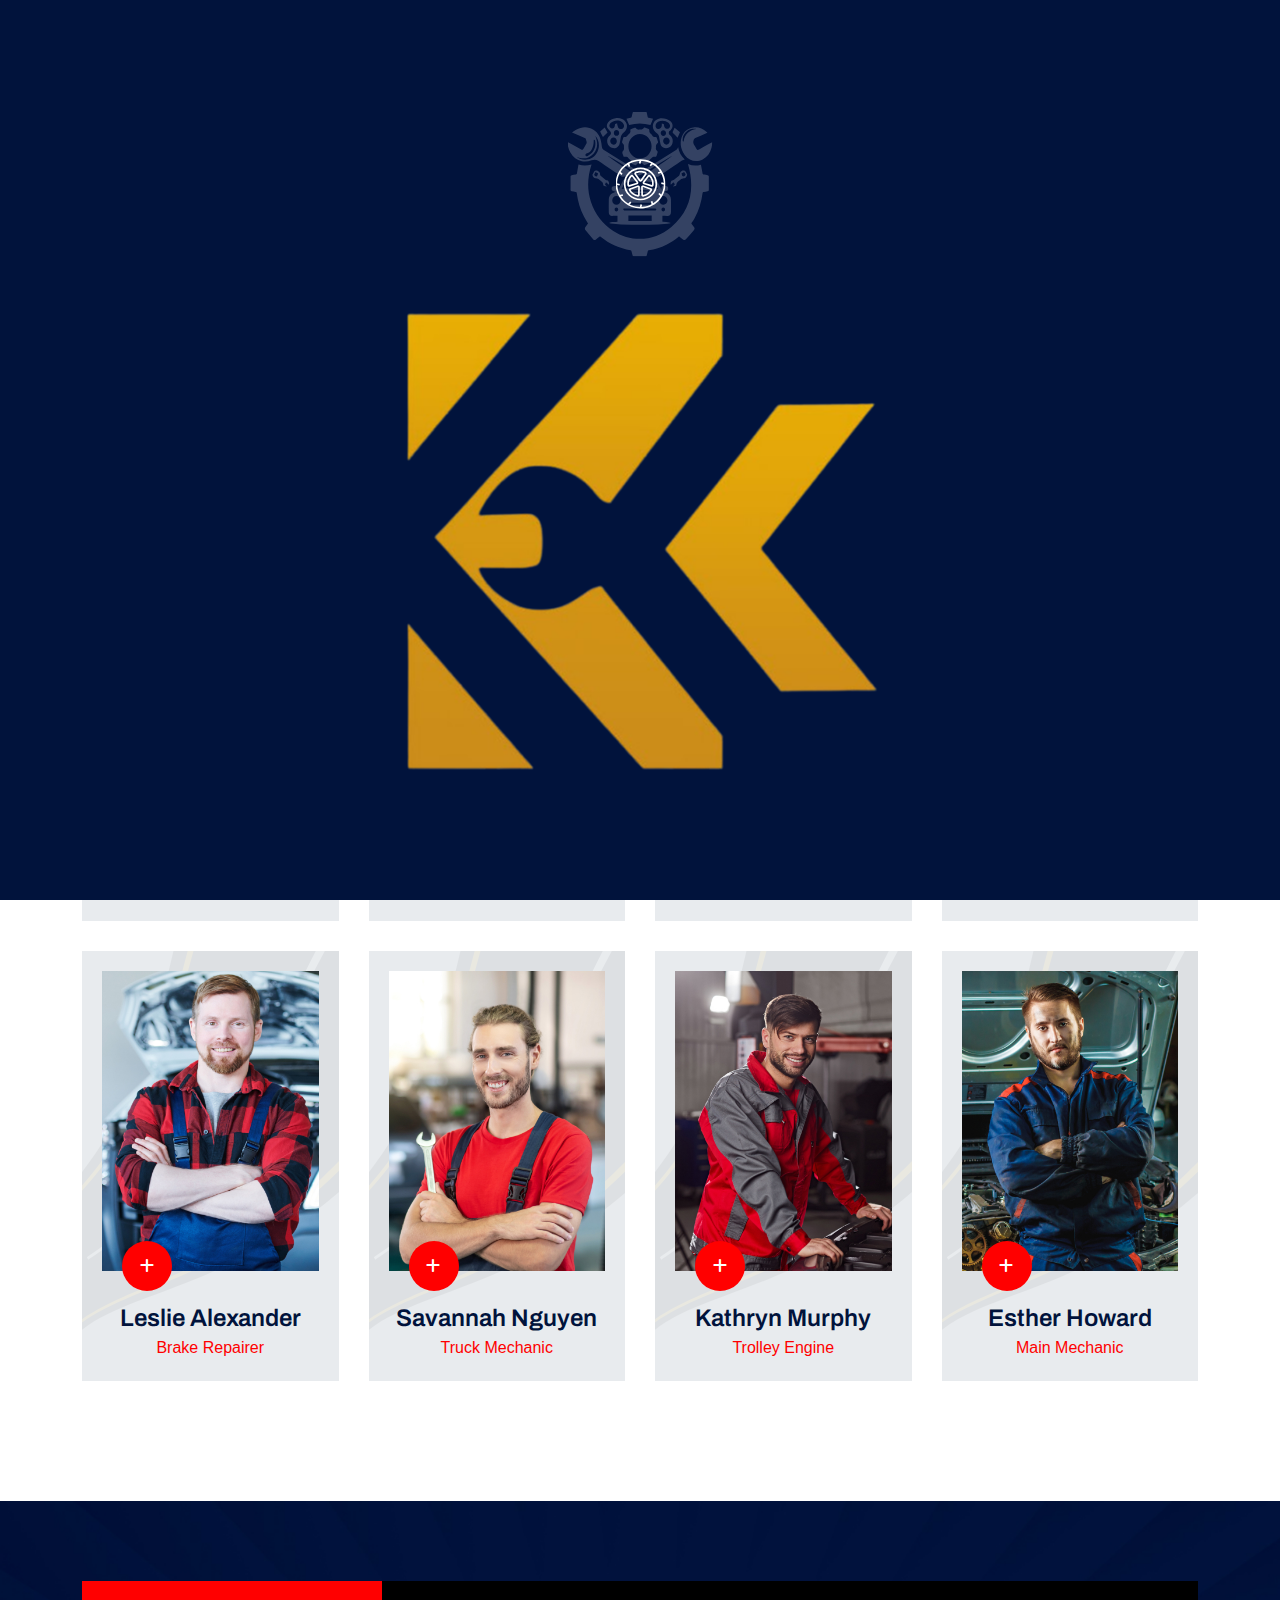
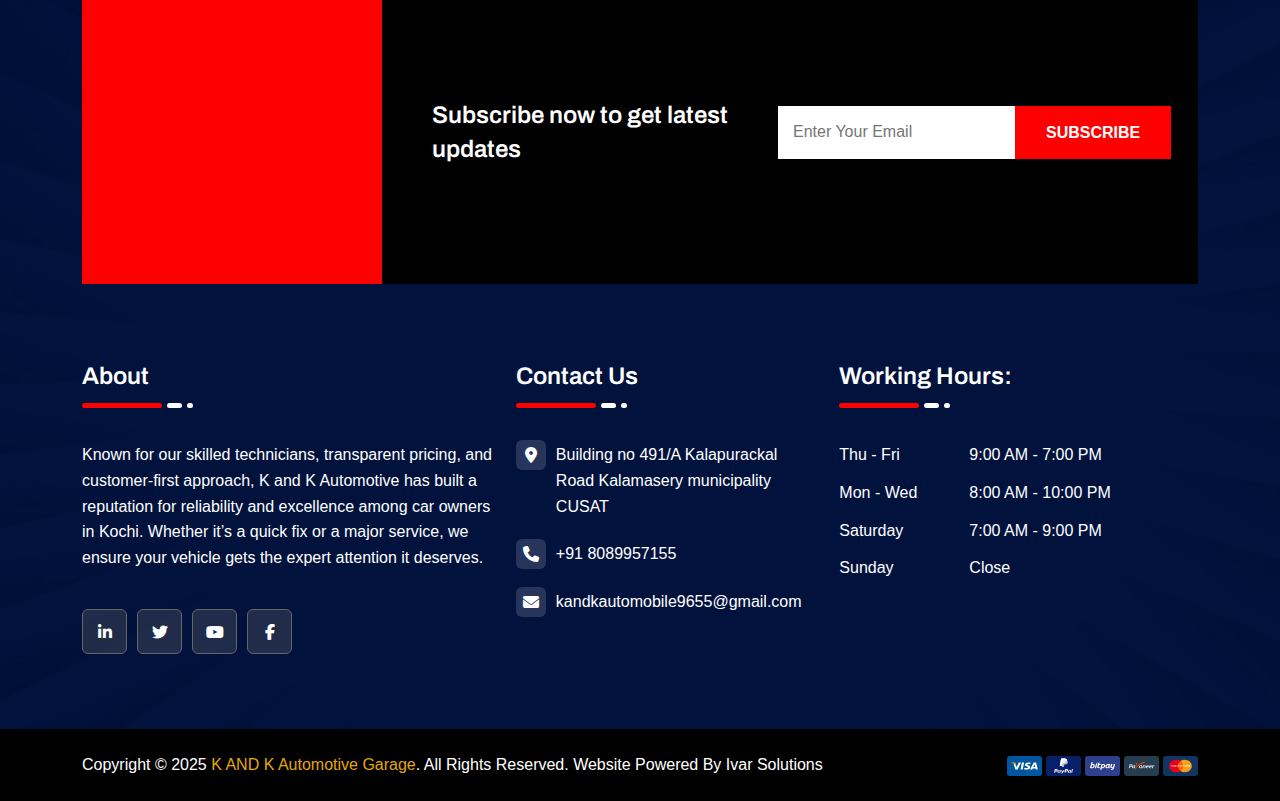
<file: team.html>
<!DOCTYPE html>
<html class="no-js" lang="en">
  
<!-- Mirrored from cripar-html.netlify.app/team by HTTrack Website Copier/3.x [XR&CO'2014], Sat, 05 Apr 2025 09:07:04 GMT -->
<!-- Added by HTTrack --><meta http-equiv="content-type" content="text/html;charset=UTF-8" /><!-- /Added by HTTrack -->
<head>
    <!-- Meta Tags -->
    <meta charset="utf-8">
    <meta http-equiv="x-ua-compatible" content="ie=edge">
    <meta name="viewport" content="width=device-width, initial-scale=1">
    <meta name="author" content="ThemeServices">
    <!-- Favicon Icon -->
    <link rel="icon" href="assets/img/logo.png">
    <!-- Site Title -->
    <title>K AND K AUTOMOBILE GARAGE</title>
    <link rel="stylesheet" href="assets/css/bootstrap.min.css">
    <link rel="stylesheet" href="assets/css/fontawesome.min.css">
    <link rel="stylesheet" href="assets/css/animate.css">
    <link rel="stylesheet" href="assets/css/slick.min.css">
    <link rel="stylesheet" href="assets/css/odometer.css">
    <link rel="stylesheet" href="assets/css/style.css">
  </head>
  <body>
    <!-- Start Preloader -->
    <div class="cs_center cs_heading_bg" id="preloader">
      <div class="preloader-inner">
        <div class="spinner">
          <img src="assets/img/preloader_logo.svg" alt="img">
          <img src="assets/img/icons/wheel.svg" alt="img" class="wheel">
        </div>
        <div class="loading-text">
          <img src="assets/img/logo.png" alt="img">
        </div>
      </div>
    </div>
    <!-- End Preloader -->
    <!-- Start Header Section -->
    <header class="cs_site_header cs_style_1 cs_heading_color cs_sticky_header">
      <div class="cs_top_header">
        <div class="container-fluid">
          <div class="cs_top_header_in">
            <div class="cs_top_header_left">
              <ul class="cs_header_contact_list cs_mp_0">
                <li>
                  <i class="fa-solid fa-phone-volume"></i>
                  <a href="tel:+111(564)56825">+91 8089957155</a>
                </li>
                <li>
                  <i class="fa-solid fa-envelope"></i>
                  <a href="mailto:kandkautomobile9655@gmail.com">kandkautomobile9655@gmail.com</a>
                </li>
                <li>
                  <i class="fa-solid fa-location-dot"></i>
                  <span>Building no 491/A Kalapurackal Road  Kalamasery municipality CUSAT </span>
                </li>
              </ul>
            </div>
            <div class="cs_top_header_right">
              <div class="cs_header_social_links_wrap">
                <div class="cs_header_social_links">
                  <a href="#" class="cs_social_btn cs_center">
                    <i class="fa-brands fa-linkedin-in"></i>
                  </a>
                  <a href="#" class="cs_social_btn cs_center">
                    <i class="fa-brands fa-twitter"></i>
                  </a>
                  <a href="#" class="cs_social_btn cs_center">
                    <i class="fa-brands fa-youtube"></i>
                  </a>
                  <a href="#" class="cs_social_btn cs_center">
                    <i class="fa-brands fa-facebook-f"></i>
                  </a>
                </div>
              </div>
            </div>
          </div>
        </div>
      </div>
      <div class="cs_main_header">
        <div class="container-fluid">
          <div class="cs_main_header_in">
            <div class="cs_main_header_left">
              <div class="cs_logo_wrap">
                <a class='cs_site_branding' href='index.html'>
                  <img src="assets/img/logo.png" alt="Logo" style="width: 100px; height: auto;">
                </a>
                <div class="cs_logo_bg_shape cs_accent_color">
                  <svg width="509" height="141" viewBox="0 0 509 141" fill="none" xmlns="http://www.w3.org/2000/svg">
                    <path d="M74 0H487L508.5 70.5L473.5 141H74V0Z" fill="currentColor"/>
                    <path d="M54 141H472.5L488.5 70.5L443.5 0H54V141Z" fill="white"/>
                    <path d="M0 0H443L464.5 70.5L443 141H0V0Z" fill="currentColor"/>
                  </svg>
                  <img src="assets/img/logo_shape_pattern.svg" alt="">
                </div>
              </div>
            </div>
            <div class="cs_main_header_center">
              <div class="cs_nav cs_fs_18 cs_semibold cs_heading_color cs_heading_font">
                <div class="cs_nav_list_wrap">
                  <ul class="cs_nav_list">
                    <li class="menu-item-has-children">
                      <a href='index.html'>Home</a>
                      <ul>
                        <li><a href='index.html'>Home </a></li>
                      </ul>
                    </li>
                    <li class="menu-item-has-children">
                      <a href='services.html'>Services</a>
                      <ul>
                        <li><a href='services.html'>Services</a></li>
                      </ul>
                    </li>
                    <li class="menu-item-has-children">
                      <a href='portfolio.html'>Portfolio</a>
                      <ul>
                        <li><a href='portfolio.html'>Portfolio</a></li>
                      </ul>
                    </li>
                    <li class="menu-item-has-children">
                      <a href="#">Pages</a>
                      <ul>
                        <li><a href='about.html'>About</a></li>
                        <li><a href='team.html'>Team</a></li>
                      </ul>
                    </li>
                  
                    <li><a href='contact.html'>Contact</a></li>
                  </ul>
                </div>
              </div>
            </div>
            <div class="cs_main_header_right">
              <div class="position-relative d-flex">
                <button class="cs_circle_btn cs_center cs_search_tobble_btn" type="button">
                  <i class="fa-solid fa-magnifying-glass"></i>                                   
                </button>
                <div class="cs_header_search_wrap">
                  <form action="#" class="cs_header_search">
                    <input type="text" class="cs_header_search_input" placeholder="Search For Anything">
                    <button class="cs_header_search_btn cs_center">
                      <i class="fa-solid fa-magnifying-glass"></i>
                    </button>
                  </form>
                </div>
              </div>
              <a class='cs_btn cs_style_1' href='contact.html'>
                <span>Get a Quote</span>
                <i class="fa-solid fa-arrow-right"></i>
              </a>
            </div>
          </div>
        </div>
      </div>
    </header>
    <!-- Start Page Heading -->
    <section class="cs_page_heading cs_bg_filed cs_center cs_primary_bg" data-src="assets/img/page_heading_1.jpg">
      <div class="container">
        <h1 class="cs_white_color cs_semibold cs_white_color cs_mb_10 cs_fs_50">Team</h1>
        <ol class="breadcrumb cs_heading_font">
          <li class="breadcrumb-item"><a href='index.html'>Home</a></li>
          <li class="breadcrumb-item active">Team</li>
        </ol>
      </div>
    </section>
    <!-- End Page Heading -->
    <!-- Start Team Section -->
    <section>
      <div class="cs_height_120 cs_height_lg_80"></div>
      <div class="container">
        <div class="row cs_row_gap_30 cs_gap_y_30">
          <div class="col-xl-3 col-sm-6">
            <div class="cs_team cs_style_1 position-relative">
              <div class="cs_team_thumbnail cs_mb_10">
                <img src="assets/img/team_img_1.jpg" alt="Team Member Image">
                <div class="cs_social_btns cs_style_1 cs_white_bg">
                  <a href="#" class="cs_social_btn cs_center"><i class="fa-brands fa-vimeo-v"></i></a>
                  <a href="#" class="cs_social_btn cs_center"><i class="fa-brands fa-linkedin-in"></i></a>
                  <a href="#" class="cs_social_btn cs_center"><i class="fa-brands fa-twitter"></i></a>
                  <a href="#" class="cs_social_btn cs_center"><i class="fa-brands fa-facebook-f"></i></a>
                </div>
                <span class="cs_share_btn cs_center">
                  <i class="fa-solid fa-minus"></i>
                  <i class="fa-solid fa-plus"></i>
                </span>
              </div>
              <div class="cs_team_info">
                <h3 class="cs_fs_24 cs_semibold mb-0"><a href='team-details.html'>Brooklyn Simmons</a></h3>
                <p class="cs_accent_color mb-0">Brake Repairer</p>
              </div>
              <div class="cs_team_shape position-absolute">
                <img src="assets/img/shapes/team_shape_1.svg" alt="Team Shape">
              </div>
            </div>
          </div>
          <div class="col-xl-3 col-sm-6">
            <div class="cs_team cs_style_1 position-relative">
              <div class="cs_team_thumbnail cs_mb_10">
                <img src="assets/img/team_img_2.jpg" alt="Team Member Image">
                <div class="cs_social_btns cs_style_1 cs_white_bg">
                  <a href="#" class="cs_social_btn cs_center"><i class="fa-brands fa-vimeo-v"></i></a>
                  <a href="#" class="cs_social_btn cs_center"><i class="fa-brands fa-linkedin-in"></i></a>
                  <a href="#" class="cs_social_btn cs_center"><i class="fa-brands fa-twitter"></i></a>
                  <a href="#" class="cs_social_btn cs_center"><i class="fa-brands fa-facebook-f"></i></a>
                </div>
                <span class="cs_share_btn cs_center">
                  <i class="fa-solid fa-minus"></i>
                  <i class="fa-solid fa-plus"></i>
                </span>
              </div>
              <div class="cs_team_info">
                <h3 class="cs_fs_24 cs_semibold mb-0"><a href='team-details.html'>Kathryn Murphy</a></h3>
                <p class="cs_accent_color mb-0">Truck Mechanic</p>
              </div>
              <div class="cs_team_shape position-absolute">
                <img src="assets/img/shapes/team_shape_1.svg" alt="Team Shape">
              </div>
            </div>
          </div>
          <div class="col-xl-3 col-sm-6">
            <div class="cs_team cs_style_1 position-relative">
              <div class="cs_team_thumbnail cs_mb_10">
                <img src="assets/img/team_img_3.jpg" alt="Team Member Image">
                <div class="cs_social_btns cs_style_1 cs_white_bg">
                  <a href="#" class="cs_social_btn cs_center"><i class="fa-brands fa-vimeo-v"></i></a>
                  <a href="#" class="cs_social_btn cs_center"><i class="fa-brands fa-linkedin-in"></i></a>
                  <a href="#" class="cs_social_btn cs_center"><i class="fa-brands fa-twitter"></i></a>
                  <a href="#" class="cs_social_btn cs_center"><i class="fa-brands fa-facebook-f"></i></a>
                </div>
                <span class="cs_share_btn cs_center">
                  <i class="fa-solid fa-minus"></i>
                  <i class="fa-solid fa-plus"></i>
                </span>
              </div>
              <div class="cs_team_info">
                <h3 class="cs_fs_24 cs_semibold mb-0"><a href='team-details.html'>Savannah Nguyen</a></h3>
                <p class="cs_accent_color mb-0">Trolley Engine</p>
              </div>
              <div class="cs_team_shape position-absolute">
                <img src="assets/img/shapes/team_shape_1.svg" alt="Team Shape">
              </div>
            </div>
          </div>
          <div class="col-xl-3 col-sm-6">
            <div class="cs_team cs_style_1 position-relative">
              <div class="cs_team_thumbnail cs_mb_10">
                <img src="assets/img/team_img_4.jpg" alt="Team Member Image">
                <div class="cs_social_btns cs_style_1 cs_white_bg">
                  <a href="#" class="cs_social_btn cs_center"><i class="fa-brands fa-vimeo-v"></i></a>
                  <a href="#" class="cs_social_btn cs_center"><i class="fa-brands fa-linkedin-in"></i></a>
                  <a href="#" class="cs_social_btn cs_center"><i class="fa-brands fa-twitter"></i></a>
                  <a href="#" class="cs_social_btn cs_center"><i class="fa-brands fa-facebook-f"></i></a>
                </div>
                <span class="cs_share_btn cs_center">
                  <i class="fa-solid fa-minus"></i>
                  <i class="fa-solid fa-plus"></i>
                </span>
              </div>
              <div class="cs_team_info">
                <h3 class="cs_fs_24 cs_semibold mb-0"><a href='team-details.html'>Darlene Robertson</a></h3>
                <p class="cs_accent_color mb-0">Main Mechanic</p>
              </div>
              <div class="cs_team_shape position-absolute">
                <img src="assets/img/shapes/team_shape_1.svg" alt="Team Shape">
              </div>
            </div>
          </div>
          <div class="col-xl-3 col-sm-6">
            <div class="cs_team cs_style_1 position-relative">
              <div class="cs_team_thumbnail cs_mb_10">
                <img src="assets/img/team_img_5.jpg" alt="Team Member Image">
                <div class="cs_social_btns cs_style_1 cs_white_bg">
                  <a href="#" class="cs_social_btn cs_center"><i class="fa-brands fa-vimeo-v"></i></a>
                  <a href="#" class="cs_social_btn cs_center"><i class="fa-brands fa-linkedin-in"></i></a>
                  <a href="#" class="cs_social_btn cs_center"><i class="fa-brands fa-twitter"></i></a>
                  <a href="#" class="cs_social_btn cs_center"><i class="fa-brands fa-facebook-f"></i></a>
                </div>
                <span class="cs_share_btn cs_center">
                  <i class="fa-solid fa-minus"></i>
                  <i class="fa-solid fa-plus"></i>
                </span>
              </div>
              <div class="cs_team_info">
                <h3 class="cs_fs_24 cs_semibold mb-0"><a href='team-details.html'>Leslie Alexander</a></h3>
                <p class="cs_accent_color mb-0">Brake Repairer</p>
              </div>
              <div class="cs_team_shape position-absolute">
                <img src="assets/img/shapes/team_shape_1.svg" alt="Team Shape">
              </div>
            </div>
          </div>
          <div class="col-xl-3 col-sm-6">
            <div class="cs_team cs_style_1 position-relative">
              <div class="cs_team_thumbnail cs_mb_10">
                <img src="assets/img/team_img_6.jpg" alt="Team Member Image">
                <div class="cs_social_btns cs_style_1 cs_white_bg">
                  <a href="#" class="cs_social_btn cs_center"><i class="fa-brands fa-vimeo-v"></i></a>
                  <a href="#" class="cs_social_btn cs_center"><i class="fa-brands fa-linkedin-in"></i></a>
                  <a href="#" class="cs_social_btn cs_center"><i class="fa-brands fa-twitter"></i></a>
                  <a href="#" class="cs_social_btn cs_center"><i class="fa-brands fa-facebook-f"></i></a>
                </div>
                <span class="cs_share_btn cs_center">
                  <i class="fa-solid fa-minus"></i>
                  <i class="fa-solid fa-plus"></i>
                </span>
              </div>
              <div class="cs_team_info">
                <h3 class="cs_fs_24 cs_semibold mb-0"><a href='team-details.html'>Savannah Nguyen</a></h3>
                <p class="cs_accent_color mb-0">Truck Mechanic</p>
              </div>
              <div class="cs_team_shape position-absolute">
                <img src="assets/img/shapes/team_shape_1.svg" alt="Team Shape">
              </div>
            </div>
          </div>
          <div class="col-xl-3 col-sm-6">
            <div class="cs_team cs_style_1 position-relative">
              <div class="cs_team_thumbnail cs_mb_10">
                <img src="assets/img/team_img_7.jpg" alt="Team Member Image">
                <div class="cs_social_btns cs_style_1 cs_white_bg">
                  <a href="#" class="cs_social_btn cs_center"><i class="fa-brands fa-vimeo-v"></i></a>
                  <a href="#" class="cs_social_btn cs_center"><i class="fa-brands fa-linkedin-in"></i></a>
                  <a href="#" class="cs_social_btn cs_center"><i class="fa-brands fa-twitter"></i></a>
                  <a href="#" class="cs_social_btn cs_center"><i class="fa-brands fa-facebook-f"></i></a>
                </div>
                <span class="cs_share_btn cs_center">
                  <i class="fa-solid fa-minus"></i>
                  <i class="fa-solid fa-plus"></i>
                </span>
              </div>
              <div class="cs_team_info">
                <h3 class="cs_fs_24 cs_semibold mb-0"><a href='team-details.html'>Kathryn Murphy</a></h3>
                <p class="cs_accent_color mb-0">Trolley Engine</p>
              </div>
              <div class="cs_team_shape position-absolute">
                <img src="assets/img/shapes/team_shape_1.svg" alt="Team Shape">
              </div>
            </div>
          </div>
          <div class="col-xl-3 col-sm-6">
            <div class="cs_team cs_style_1 position-relative">
              <div class="cs_team_thumbnail cs_mb_10">
                <img src="assets/img/team_img_8.jpg" alt="Team Member Image">
                <div class="cs_social_btns cs_style_1 cs_white_bg">
                  <a href="#" class="cs_social_btn cs_center"><i class="fa-brands fa-vimeo-v"></i></a>
                  <a href="#" class="cs_social_btn cs_center"><i class="fa-brands fa-linkedin-in"></i></a>
                  <a href="#" class="cs_social_btn cs_center"><i class="fa-brands fa-twitter"></i></a>
                  <a href="#" class="cs_social_btn cs_center"><i class="fa-brands fa-facebook-f"></i></a>
                </div>
                <span class="cs_share_btn cs_center">
                  <i class="fa-solid fa-minus"></i>
                  <i class="fa-solid fa-plus"></i>
                </span>
              </div>
              <div class="cs_team_info">
                <h3 class="cs_fs_24 cs_semibold mb-0"><a href='team-details.html'>Esther Howard</a></h3>
                <p class="cs_accent_color mb-0">Main Mechanic</p>
              </div>
              <div class="cs_team_shape position-absolute">
                <img src="assets/img/shapes/team_shape_1.svg" alt="Team Shape">
              </div>
            </div>
          </div>
        </div>
      </div>
      <div class="cs_height_120 cs_height_lg_80"></div>
    </section>
    <!-- End Team Section -->
   <!-- Start Footer -->
    <footer class="cs_footer cs_style_1 cs_bg_filed cs_heading_bg" data-src="assets/img/footer_bg.jpg">
      <div class="container">
        <div class="cs_footer_newsletter cs_style_1">
          <div class="cs_footer_newsletter_left cs_accent_bg cs_center">
            <img src="assets/img/logo.png" alt="Logo" class="wow fadeInLeft">
          </div>
          <div class="cs_footer_newsletter_right">
            <h3 class="cs_fs_24 cs_semibold cs_white_color mb-0">Subscribe now to get latest updates</h3>
            <form action="#" class="cs_footer_newsletter_form">
              <input type="text" placeholder="Enter Your Email">
              <button class="cs_btn cs_style_1">
                <span>Subscribe</span>
              </button>
            </form>
          </div>
        </div>
      </div>
      <div class="cs_main_footer cs_white_color">
        <div class="container">
          <div class="cs_footer_row">
            <div class="cs_footer_col">
              <div class="cs_footer_widget">
                <h2 class="cs_footer_widget_title cs_fs_24 cs_semibold cs_white_color cs_mb_10">About</h2>
                <div class="cs_footer_widget_seperator">
                  <span class="cs_accent_bg"></span>
                  <span class="cs_white_bg"></span>
                  <span class="cs_white_bg"></span>
                </div>
                <div class="cs_text_widget">
                  <p>Known for our skilled technicians, transparent pricing, and customer-first approach, K and K Automotive has built a reputation for reliability and excellence among car owners in Kochi. Whether it’s a quick fix or a major service, we ensure your vehicle gets the expert attention it deserves.

</p>
                </div>
                <div class="cs_social_btns cs_style_1">
                  <a href="#" class="cs_social_btn cs_center">
                    <i class="fa-brands fa-linkedin-in"></i>
                  </a>
                  <a href="#" class="cs_social_btn cs_center">
                    <i class="fa-brands fa-twitter"></i>
                  </a>
                  <a href="#" class="cs_social_btn cs_center">
                    <i class="fa-brands fa-youtube"></i>
                  </a>
                  <a href="#" class="cs_social_btn cs_center">
                    <i class="fa-brands fa-facebook-f"></i>
                  </a>
                </div>
              </div>
            </div>
           
            <div class="cs_footer_col">
              <div class="cs_footer_widget">
                <h2 class="cs_footer_widget_title cs_fs_24 cs_semibold cs_white_color cs_mb_10">Contact Us</h2>
                <div class="cs_footer_widget_seperator">
                  <span class="cs_accent_bg"></span>
                  <span class="cs_white_bg"></span>
                  <span class="cs_white_bg"></span>
                </div>
                <ul class="cs_footer_contact_list cs_mp_0">
                  <li>
                    <i class="fa-solid fa-location-dot cs_center"></i>
                   Building no 491/A Kalapurackal Road  Kalamasery municipality CUSAT 
                  </li>
                  <li>
                    <i class="fa-solid fa-phone cs_center"></i>
                    <a href="tel:+91 8089957155
">+91 8089957155
</a> <br>
                  </li>
                  <li>
                    <i class="fa-solid fa-envelope cs_center"></i>
                    <a href="mailto:kandkautomobile9655@gmail.com">kandkautomobile9655@gmail.com</a>
                  </li>
                </ul>
              </div>
            </div>
            <div class="cs_footer_col">
              <div class="cs_footer_widget">
                <h2 class="cs_footer_widget_title cs_fs_24 cs_semibold cs_white_color cs_mb_10">Working Hours:</h2>
                <div class="cs_footer_widget_seperator">
                  <span class="cs_accent_bg"></span>
                  <span class="cs_white_bg"></span>
                  <span class="cs_white_bg"></span>
                </div>
                <ul class="cs_working_hours">
                  <li>
                    <span>Thu - Fri</span>
                    <span>9:00 AM - 7:00 PM</span>
                  </li>
                  <li>
                    <span>Mon - Wed</span>
                    <span>8:00 AM - 10:00 PM</span>
                  </li>
                  <li>
                    <span>Saturday</span>
                    <span>7:00 AM - 9:00 PM</span>
                  </li>
                  <li>
                    <span>Sunday</span>
                    <span>Close</span>
                  </li>
                </ul>
              </div>
            </div>
          </div>
        </div>
      </div>
      <div class="cs_footer_bottom cs_white_color">
        <div class="container">
          <div class="cs_footer_bottom_in">
            <div class="cs_footer_copyright">
              Copyright © 2025 <a href="#">K AND K Automotive Garage</a>. All Rights Reserved. Website Powered By Ivar Solutions
            </div>
            <div>
              <img src="assets/img/payment_card.svg" alt="">
            </div>
          </div>
        </div>
      </div>
    </footer>
    <!-- End Footer -->

    <script async src='https://d2mpatx37cqexb.cloudfront.net/delightchat-whatsapp-widget/embeds/embed.min.js'></script>
    <script>
      var wa_btnSetting = {"btnColor":"#16BE45","ctaText":"WhatsApp Us","cornerRadius":40,"marginBottom":20,"marginLeft":20,"marginRight":20,"btnPosition":"left","whatsAppNumber":"918089957155","welcomeMessage":"Hai i need a service","zIndex":999999,"btnColorScheme":"light"};
      var wa_widgetSetting = {"title":"K&K AUTOMOBILE GARAGE","subTitle":"Typically replies in a day","headerBackgroundColor":"#FBFFC8","headerColorScheme":"dark","greetingText":"Hi there! \nHow can I help you?","ctaText":"Start Chat","btnColor":"#1A1A1A","cornerRadius":40,"welcomeMessage":"Hello","btnColorScheme":"light","brandImage":"https://i.ibb.co/dw2bTwbj/Whats-App-Image-2025-04-08-at-7-14-04-PM.jpg","darkHeaderColorScheme":{"title":"#333333","subTitle":"#4F4F4F"}};  
      window.onload = () => {
        _waEmbed(wa_btnSetting, wa_widgetSetting);
      };
    </script>
  

    <!-- Start Scroll Top Button -->
    <div class="cs_scroll_top_btn cs_accent_bg cs_white_color cs_center cs_radius_50">
      <svg xmlns="http://www.w3.org/2000/svg" width="2em" height="2em" viewBox="0 0 32 32"><path fill="currentColor" d="M16 4L6 14l1.41 1.41L15 7.83V28h2V7.83l7.59 7.58L26 14z"/></svg>
    </div>
    <!-- End Scroll Top Button -->
    <!-- Script -->
    <script src="assets/js/jquery-3.6.0.min.js"></script>
    <script src="assets/js/wow.min.js"></script>
    <script src="assets/js/jquery.slick.min.js"></script>
    <script src="assets/js/ripples.min.js"></script>
    <script src="assets/js/odometer.js"></script>
    <script src="assets/js/main.js"></script>
  </body>

<!-- Mirrored from cripar-html.netlify.app/team by HTTrack Website Copier/3.x [XR&CO'2014], Sat, 05 Apr 2025 09:07:07 GMT -->
</html>
</file>
<file: assets/css/odometer.css>
.odometer-inside {
  display: flex;
  align-items: center;
}
.odometer.odometer-auto-theme,
.odometer.odometer-theme-default {
  display: -moz-inline-box;
  -moz-box-orient: vertical;
  display: inline-block;
  vertical-align: middle;
  vertical-align: auto;
  position: relative;
}
.odometer.odometer-auto-theme,
.odometer.odometer-theme-default {
  display: inline;
}
.odometer.odometer-auto-theme .odometer-digit,
.odometer.odometer-theme-default .odometer-digit {
  display: -moz-inline-box;
  -moz-box-orient: vertical;
  display: inline-block;
  vertical-align: middle;
  vertical-align: auto;
  position: relative;
}
.odometer.odometer-auto-theme .odometer-digit,
.odometer.odometer-theme-default .odometer-digit {
  display: inline;
}
.odometer.odometer-auto-theme .odometer-digit .odometer-digit-spacer,
.odometer.odometer-theme-default .odometer-digit .odometer-digit-spacer {
  display: -moz-inline-box;
  -moz-box-orient: vertical;
  display: inline-block;
  vertical-align: middle;
  vertical-align: auto;
  visibility: hidden;
}
.odometer.odometer-auto-theme .odometer-digit .odometer-digit-spacer,
.odometer.odometer-theme-default .odometer-digit .odometer-digit-spacer {
  display: inline;
}
.odometer.odometer-auto-theme .odometer-digit .odometer-digit-inner,
.odometer.odometer-theme-default .odometer-digit .odometer-digit-inner {
  text-align: left;
  display: block;
  position: absolute;
  top: 0;
  left: 0;
  right: 0;
  bottom: 0;
  overflow: hidden;
}
.odometer.odometer-auto-theme .odometer-digit .odometer-ribbon,
.odometer.odometer-theme-default .odometer-digit .odometer-ribbon {
  display: block;
}
.odometer.odometer-auto-theme .odometer-digit .odometer-ribbon-inner,
.odometer.odometer-theme-default .odometer-digit .odometer-ribbon-inner {
  display: block;
  -webkit-backface-visibility: hidden;
}
.odometer.odometer-auto-theme .odometer-digit .odometer-value,
.odometer.odometer-theme-default .odometer-digit .odometer-value {
  display: block;
  -webkit-transform: translateZ(0);
}
.odometer.odometer-auto-theme
  .odometer-digit
  .odometer-value.odometer-last-value,
.odometer.odometer-theme-default
  .odometer-digit
  .odometer-value.odometer-last-value {
  position: absolute;
}
.odometer.odometer-auto-theme.odometer-animating-up .odometer-ribbon-inner,
.odometer.odometer-theme-default.odometer-animating-up .odometer-ribbon-inner {
  -webkit-transition: -webkit-transform 2s;
  -moz-transition: -moz-transform 2s;
  -ms-transition: -ms-transform 2s;
  -o-transition: -o-transform 2s;
  transition: transform 2s;
}
.odometer.odometer-auto-theme.odometer-animating-up.odometer-animating
  .odometer-ribbon-inner,
.odometer.odometer-theme-default.odometer-animating-up.odometer-animating
  .odometer-ribbon-inner {
  -webkit-transform: translateY(-100%);
  -moz-transform: translateY(-100%);
  -ms-transform: translateY(-100%);
  -o-transform: translateY(-100%);
  transform: translateY(-100%);
}
.odometer.odometer-auto-theme.odometer-animating-down .odometer-ribbon-inner,
.odometer.odometer-theme-default.odometer-animating-down
  .odometer-ribbon-inner {
  -webkit-transform: translateY(-100%);
  -moz-transform: translateY(-100%);
  -ms-transform: translateY(-100%);
  -o-transform: translateY(-100%);
  transform: translateY(-100%);
}
.odometer.odometer-auto-theme.odometer-animating-down.odometer-animating
  .odometer-ribbon-inner,
.odometer.odometer-theme-default.odometer-animating-down.odometer-animating
  .odometer-ribbon-inner {
  -webkit-transition: -webkit-transform 2s;
  -moz-transition: -moz-transform 2s;
  -ms-transition: -ms-transform 2s;
  -o-transition: -o-transform 2s;
  transition: transform 2s;
  -webkit-transform: translateY(0);
  -moz-transform: translateY(0);
  -ms-transform: translateY(0);
  -o-transform: translateY(0);
  transform: translateY(0);
}

.odometer.odometer-auto-theme .odometer-value,
.odometer.odometer-theme-default .odometer-value {
  text-align: center;
}
</file>
<file: assets/css/style.css>
/*--------------------------------------------------------------
## TABLE OF CONTENTS:
----------------------------------------------------------------
01. Variables
02. Typography
03. Preloader
04. Spacing
05. General
06. Slider
07. Video Modal
08. Header
09. Footer
10. Hero
11. Iconbox
12. Posts
13. CTA
14. Testimonial
15. Team
16. Pricing
17. Card
18. About
19. Why Chose Us
20. Tabs
21. Contact
21. Before After
--------------------------------------------------------------*/
/*--------------------------------------------------------------
## 1. All Color Variable
----------------------------------------------------------------*/
@import url("https://fonts.googleapis.com/css2?family=Archivo:ital,wght@0,100..900;1,100..900&amp;family=Roboto:wght@400;500;700&amp;display=swap");
:root {
  --white-color: #fff;
  --black-color: #010f34;
  --heading-color: #01133c;
  --body-color: #666666;
  --ternary-color: #88a5ad;
  --accent-color: #FF0000;
  --gray-color: #f5f7fa;
  --gray2-color: #e8ebee;
  --border-color: #ecf1f5;
  --heading-font: "Archivo", sans-serif;
  --body-font: "Roboto", sans-serif;
}

/*--------------------------------------------------------------
 2. Typography
----------------------------------------------------------------*/
/* Google Fonts */
body,
html {
  color: var(--body-color);
  font-family: var(--body-font);
  font-size: 16px;
  line-height: 1.62em;
  font-weight: 400;
  overflow-x: clip;
}

h1,
h2,
h3,
h4,
h5,
h6 {
  clear: both;
  color: var(--heading-color);
  padding: 0;
  margin: 0 0 20px 0;
  font-weight: 700;
  line-height: 1.2em;
  font-family: var(--heading-font);
}

.cs_heading_font {
  font-family: var(--heading-font);
}

.cs_body_font {
  font-family: var(--body-font);
}

h1 {
  font-size: 56px;
}

h2 {
  font-size: 42px;
}

h3 {
  font-size: 30px;
}

h4 {
  font-size: 24px;
}

h5 {
  font-size: 18px;
}

h6 {
  font-size: 16px;
}

p {
  margin-bottom: 15px;
}

ul {
  margin: 0 0 25px 0;
  padding-left: 20px;
  list-style: square outside none;
}

ol {
  padding-left: 20px;
  margin-bottom: 25px;
}

dfn,
cite,
em,
i {
  font-style: italic;
}

blockquote {
  margin: 0 15px;
  font-style: italic;
  font-size: 20px;
  line-height: 1.6em;
  margin: 0;
}

address {
  margin: 0 0 15px;
}

img {
  border: 0;
  max-width: 100%;
  height: auto;
}

a {
  color: inherit;
  text-decoration: none;
  -webkit-transition: all 0.3s ease;
  transition: all 0.3s ease;
}

button {
  color: inherit;
  -webkit-transition: all 0.3s ease;
  transition: all 0.3s ease;
  cursor: pointer;
}

a:hover {
  text-decoration: none;
  color: var(--accent-color);
}

table {
  width: 100%;
  margin-bottom: 25px;
}
table th {
  font-weight: 600;
  color: var(--body-color);
}
table td,
table th {
  border-top: 1px solid var(--border-color);
  padding: 11px 10px;
}

dl {
  margin-bottom: 25px;
}
dl dt {
  font-weight: 600;
}

b,
strong {
  font-weight: bold;
}

pre {
  color: var(--body-color);
  border: 1px solid var(--border-color);
  font-size: 18px;
  padding: 25px;
  border-radius: 5px;
}

kbd {
  font-size: 100%;
  background-color: var(--body-color);
  border-radius: 5px;
}

input,
textarea {
  color: var(--heading-color);
  -webkit-transition: all 0.4s ease;
  transition: all 0.4s ease;
}

/*--------------------------------------------------------------
 3. Preloader
----------------------------------------------------------------*/
#preloader {
  position: fixed;
  left: 0;
  top: 0;
  width: 100%;
  height: 100%;
  z-index: 99999;
  -webkit-transition: all 1s ease;
  transition: all 1s ease;
}
#preloader.hide {
  opacity: 0;
  visibility: hidden;
  width: 0%;
}
#preloader .preloader-inner {
  position: absolute;
  z-index: 100;
  left: 50%;
  top: 50%;
  -webkit-transform: translate(-50%, -50%);
          transform: translate(-50%, -50%);
}
#preloader .spinner {
  position: relative;
  width: 100%;
  max-width: 169px;
  height: 145px;
  margin: 0 auto 30px auto;
}
#preloader .spinner img:first-child {
  width: 100%;
  height: 100%;
  -o-object-fit: contain;
     object-fit: contain;
  opacity: 0.2;
}
#preloader .spinner img.wheel {
  width: 50px;
  position: absolute;
  left: 50%;
  top: 50%;
  -webkit-transform: translate(-50%, -50%);
          transform: translate(-50%, -50%);
  -webkit-filter: brightness(0) invert(1);
          filter: brightness(0) invert(1);
  -webkit-animation: spinner 4s infinite linear;
          animation: spinner 4s infinite linear;
}
#preloader .loading-text {
  -webkit-animation: scale1 4s infinite linear;
          animation: scale1 4s infinite linear;
}

/* Animation of the preloader */
@-webkit-keyframes spinner {
  to {
    -webkit-transform: translate(-50%, -50%) rotateZ(360deg);
            transform: translate(-50%, -50%) rotateZ(360deg);
  }
}
@keyframes spinner {
  to {
    -webkit-transform: translate(-50%, -50%) rotateZ(360deg);
            transform: translate(-50%, -50%) rotateZ(360deg);
  }
}
@-webkit-keyframes scale1 {
  0% {
    -webkit-transform: scale(1);
            transform: scale(1);
  }
  50% {
    -webkit-transform: scale(0.8);
            transform: scale(0.8);
  }
  100% {
    -webkit-transform: scale(1);
            transform: scale(1);
  }
}
@keyframes scale1 {
  0% {
    -webkit-transform: scale(1);
            transform: scale(1);
  }
  50% {
    -webkit-transform: scale(0.8);
            transform: scale(0.8);
  }
  100% {
    -webkit-transform: scale(1);
            transform: scale(1);
  }
}
/*--------------------------------------------------------------
  4. Spacing
----------------------------------------------------------------*/
.cs_mb_1 {
  margin-bottom: 1px;
}

.cs_mb_2 {
  margin-bottom: 2px;
}

.cs_mb_3 {
  margin-bottom: 3px;
}

.cs_mb_4 {
  margin-bottom: 4px;
}

.cs_mb_5 {
  margin-bottom: 5px;
}

.cs_mb_6 {
  margin-bottom: 6px;
}

.cs_mb_7 {
  margin-bottom: 7px;
}

.cs_mb_8 {
  margin-bottom: 8px;
}

.cs_mb_9 {
  margin-bottom: 9px;
}

.cs_mb_10 {
  margin-bottom: 10px;
}

.cs_mb_11 {
  margin-bottom: 11px;
}

.cs_mb_12 {
  margin-bottom: 12px;
}

.cs_mb_13 {
  margin-bottom: 13px;
}

.cs_mb_14 {
  margin-bottom: 14px;
}

.cs_mb_15 {
  margin-bottom: 15px;
}

.cs_mb_16 {
  margin-bottom: 16px;
}

.cs_mb_17 {
  margin-bottom: 17px;
}

.cs_mb_18 {
  margin-bottom: 18px;
}

.cs_mb_19 {
  margin-bottom: 19px;
}

.cs_mb_20 {
  margin-bottom: 20px;
}

.cs_mb_21 {
  margin-bottom: 21px;
}

.cs_mb_22 {
  margin-bottom: 22px;
}

.cs_mb_23 {
  margin-bottom: 23px;
}

.cs_mb_24 {
  margin-bottom: 24px;
}

.cs_mb_25 {
  margin-bottom: 25px;
}

.cs_mb_26 {
  margin-bottom: 26px;
}

.cs_mb_27 {
  margin-bottom: 27px;
}

.cs_mb_28 {
  margin-bottom: 28px;
}

.cs_mb_29 {
  margin-bottom: 29px;
}

.cs_mb_30 {
  margin-bottom: 30px;
}

.cs_mb_31 {
  margin-bottom: 31px;
}

.cs_mb_32 {
  margin-bottom: 32px;
}

.cs_mb_33 {
  margin-bottom: 33px;
}

.cs_mb_34 {
  margin-bottom: 34px;
}

.cs_mb_35 {
  margin-bottom: 35px;
}

.cs_mb_36 {
  margin-bottom: 36px;
}

.cs_mb_37 {
  margin-bottom: 37px;
}

.cs_mb_38 {
  margin-bottom: 38px;
}

.cs_mb_39 {
  margin-bottom: 39px;
}

.cs_mb_40 {
  margin-bottom: 40px;
}

.cs_mb_41 {
  margin-bottom: 41px;
}

.cs_mb_42 {
  margin-bottom: 42px;
}

.cs_mb_43 {
  margin-bottom: 43px;
}

.cs_mb_44 {
  margin-bottom: 44px;
}

.cs_mb_45 {
  margin-bottom: 45px;
}

.cs_mb_46 {
  margin-bottom: 46px;
}

.cs_mb_47 {
  margin-bottom: 47px;
}

.cs_mb_48 {
  margin-bottom: 48px;
}

.cs_mb_49 {
  margin-bottom: 49px;
}

.cs_mb_50 {
  margin-bottom: 50px;
}

.cs_mb_51 {
  margin-bottom: 51px;
}

.cs_mb_52 {
  margin-bottom: 52px;
}

.cs_mb_53 {
  margin-bottom: 53px;
}

.cs_mb_54 {
  margin-bottom: 54px;
}

.cs_mb_55 {
  margin-bottom: 55px;
}

.cs_mb_56 {
  margin-bottom: 56px;
}

.cs_mb_57 {
  margin-bottom: 57px;
}

.cs_mb_58 {
  margin-bottom: 58px;
}

.cs_mb_59 {
  margin-bottom: 59px;
}

.cs_mb_60 {
  margin-bottom: 60px;
}

.cs_mb_61 {
  margin-bottom: 61px;
}

.cs_mb_62 {
  margin-bottom: 62px;
}

.cs_mb_63 {
  margin-bottom: 63px;
}

.cs_mb_64 {
  margin-bottom: 64px;
}

.cs_mb_65 {
  margin-bottom: 65px;
}

.cs_mb_66 {
  margin-bottom: 66px;
}

.cs_mb_67 {
  margin-bottom: 67px;
}

.cs_mb_68 {
  margin-bottom: 68px;
}

.cs_mb_69 {
  margin-bottom: 69px;
}

.cs_mb_70 {
  margin-bottom: 70px;
}

@media screen and (min-width: 992px) {
  .cs_height_1 {
    height: 1px;
  }
  .cs_height_2 {
    height: 2px;
  }
  .cs_height_3 {
    height: 3px;
  }
  .cs_height_4 {
    height: 4px;
  }
  .cs_height_5 {
    height: 5px;
  }
  .cs_height_6 {
    height: 6px;
  }
  .cs_height_7 {
    height: 7px;
  }
  .cs_height_8 {
    height: 8px;
  }
  .cs_height_9 {
    height: 9px;
  }
  .cs_height_10 {
    height: 10px;
  }
  .cs_height_11 {
    height: 11px;
  }
  .cs_height_12 {
    height: 12px;
  }
  .cs_height_13 {
    height: 13px;
  }
  .cs_height_14 {
    height: 14px;
  }
  .cs_height_15 {
    height: 15px;
  }
  .cs_height_16 {
    height: 16px;
  }
  .cs_height_17 {
    height: 17px;
  }
  .cs_height_18 {
    height: 18px;
  }
  .cs_height_19 {
    height: 19px;
  }
  .cs_height_20 {
    height: 20px;
  }
  .cs_height_21 {
    height: 21px;
  }
  .cs_height_22 {
    height: 22px;
  }
  .cs_height_23 {
    height: 23px;
  }
  .cs_height_24 {
    height: 24px;
  }
  .cs_height_25 {
    height: 25px;
  }
  .cs_height_26 {
    height: 26px;
  }
  .cs_height_27 {
    height: 27px;
  }
  .cs_height_28 {
    height: 28px;
  }
  .cs_height_29 {
    height: 29px;
  }
  .cs_height_30 {
    height: 30px;
  }
  .cs_height_31 {
    height: 31px;
  }
  .cs_height_32 {
    height: 32px;
  }
  .cs_height_33 {
    height: 33px;
  }
  .cs_height_34 {
    height: 34px;
  }
  .cs_height_35 {
    height: 35px;
  }
  .cs_height_36 {
    height: 36px;
  }
  .cs_height_37 {
    height: 37px;
  }
  .cs_height_38 {
    height: 38px;
  }
  .cs_height_39 {
    height: 39px;
  }
  .cs_height_40 {
    height: 40px;
  }
  .cs_height_41 {
    height: 41px;
  }
  .cs_height_42 {
    height: 42px;
  }
  .cs_height_43 {
    height: 43px;
  }
  .cs_height_44 {
    height: 44px;
  }
  .cs_height_45 {
    height: 45px;
  }
  .cs_height_46 {
    height: 46px;
  }
  .cs_height_47 {
    height: 47px;
  }
  .cs_height_48 {
    height: 48px;
  }
  .cs_height_49 {
    height: 49px;
  }
  .cs_height_50 {
    height: 50px;
  }
  .cs_height_51 {
    height: 51px;
  }
  .cs_height_52 {
    height: 52px;
  }
  .cs_height_53 {
    height: 53px;
  }
  .cs_height_54 {
    height: 54px;
  }
  .cs_height_55 {
    height: 55px;
  }
  .cs_height_56 {
    height: 56px;
  }
  .cs_height_57 {
    height: 57px;
  }
  .cs_height_58 {
    height: 58px;
  }
  .cs_height_59 {
    height: 59px;
  }
  .cs_height_60 {
    height: 60px;
  }
  .cs_height_61 {
    height: 61px;
  }
  .cs_height_62 {
    height: 62px;
  }
  .cs_height_63 {
    height: 63px;
  }
  .cs_height_64 {
    height: 64px;
  }
  .cs_height_65 {
    height: 65px;
  }
  .cs_height_66 {
    height: 66px;
  }
  .cs_height_67 {
    height: 67px;
  }
  .cs_height_68 {
    height: 68px;
  }
  .cs_height_69 {
    height: 69px;
  }
  .cs_height_70 {
    height: 70px;
  }
  .cs_height_71 {
    height: 71px;
  }
  .cs_height_72 {
    height: 72px;
  }
  .cs_height_73 {
    height: 73px;
  }
  .cs_height_74 {
    height: 74px;
  }
  .cs_height_75 {
    height: 75px;
  }
  .cs_height_76 {
    height: 76px;
  }
  .cs_height_77 {
    height: 77px;
  }
  .cs_height_78 {
    height: 78px;
  }
  .cs_height_79 {
    height: 79px;
  }
  .cs_height_80 {
    height: 80px;
  }
  .cs_height_81 {
    height: 81px;
  }
  .cs_height_82 {
    height: 82px;
  }
  .cs_height_83 {
    height: 83px;
  }
  .cs_height_84 {
    height: 84px;
  }
  .cs_height_85 {
    height: 85px;
  }
  .cs_height_86 {
    height: 86px;
  }
  .cs_height_87 {
    height: 87px;
  }
  .cs_height_88 {
    height: 88px;
  }
  .cs_height_89 {
    height: 89px;
  }
  .cs_height_90 {
    height: 90px;
  }
  .cs_height_91 {
    height: 91px;
  }
  .cs_height_92 {
    height: 92px;
  }
  .cs_height_93 {
    height: 93px;
  }
  .cs_height_94 {
    height: 94px;
  }
  .cs_height_95 {
    height: 95px;
  }
  .cs_height_96 {
    height: 96px;
  }
  .cs_height_97 {
    height: 97px;
  }
  .cs_height_98 {
    height: 98px;
  }
  .cs_height_99 {
    height: 99px;
  }
  .cs_height_100 {
    height: 100px;
  }
  .cs_height_101 {
    height: 101px;
  }
  .cs_height_102 {
    height: 102px;
  }
  .cs_height_103 {
    height: 103px;
  }
  .cs_height_104 {
    height: 104px;
  }
  .cs_height_105 {
    height: 105px;
  }
  .cs_height_106 {
    height: 106px;
  }
  .cs_height_107 {
    height: 107px;
  }
  .cs_height_108 {
    height: 108px;
  }
  .cs_height_109 {
    height: 109px;
  }
  .cs_height_110 {
    height: 110px;
  }
  .cs_height_111 {
    height: 111px;
  }
  .cs_height_112 {
    height: 112px;
  }
  .cs_height_113 {
    height: 113px;
  }
  .cs_height_114 {
    height: 114px;
  }
  .cs_height_115 {
    height: 115px;
  }
  .cs_height_116 {
    height: 116px;
  }
  .cs_height_117 {
    height: 117px;
  }
  .cs_height_118 {
    height: 118px;
  }
  .cs_height_119 {
    height: 119px;
  }
  .cs_height_120 {
    height: 120px;
  }
  .cs_height_121 {
    height: 121px;
  }
  .cs_height_122 {
    height: 122px;
  }
  .cs_height_123 {
    height: 123px;
  }
  .cs_height_124 {
    height: 124px;
  }
  .cs_height_125 {
    height: 125px;
  }
  .cs_height_126 {
    height: 126px;
  }
  .cs_height_127 {
    height: 127px;
  }
  .cs_height_128 {
    height: 128px;
  }
  .cs_height_129 {
    height: 129px;
  }
  .cs_height_130 {
    height: 130px;
  }
  .cs_height_131 {
    height: 131px;
  }
  .cs_height_132 {
    height: 132px;
  }
  .cs_height_133 {
    height: 133px;
  }
  .cs_height_134 {
    height: 134px;
  }
  .cs_height_135 {
    height: 135px;
  }
  .cs_height_136 {
    height: 136px;
  }
  .cs_height_137 {
    height: 137px;
  }
  .cs_height_138 {
    height: 138px;
  }
  .cs_height_139 {
    height: 139px;
  }
  .cs_height_140 {
    height: 140px;
  }
  .cs_height_141 {
    height: 141px;
  }
  .cs_height_142 {
    height: 142px;
  }
  .cs_height_143 {
    height: 143px;
  }
  .cs_height_144 {
    height: 144px;
  }
  .cs_height_145 {
    height: 145px;
  }
  .cs_height_146 {
    height: 146px;
  }
  .cs_height_147 {
    height: 147px;
  }
  .cs_height_148 {
    height: 148px;
  }
  .cs_height_149 {
    height: 149px;
  }
  .cs_height_150 {
    height: 150px;
  }
}
@media screen and (max-width: 991px) {
  .cs_height_lg_1 {
    height: 1px;
  }
  .cs_height_lg_2 {
    height: 2px;
  }
  .cs_height_lg_3 {
    height: 3px;
  }
  .cs_height_lg_4 {
    height: 4px;
  }
  .cs_height_lg_5 {
    height: 5px;
  }
  .cs_height_lg_6 {
    height: 6px;
  }
  .cs_height_lg_7 {
    height: 7px;
  }
  .cs_height_lg_8 {
    height: 8px;
  }
  .cs_height_lg_9 {
    height: 9px;
  }
  .cs_height_lg_10 {
    height: 10px;
  }
  .cs_height_lg_11 {
    height: 11px;
  }
  .cs_height_lg_12 {
    height: 12px;
  }
  .cs_height_lg_13 {
    height: 13px;
  }
  .cs_height_lg_14 {
    height: 14px;
  }
  .cs_height_lg_15 {
    height: 15px;
  }
  .cs_height_lg_16 {
    height: 16px;
  }
  .cs_height_lg_17 {
    height: 17px;
  }
  .cs_height_lg_18 {
    height: 18px;
  }
  .cs_height_lg_19 {
    height: 19px;
  }
  .cs_height_lg_20 {
    height: 20px;
  }
  .cs_height_lg_21 {
    height: 21px;
  }
  .cs_height_lg_22 {
    height: 22px;
  }
  .cs_height_lg_23 {
    height: 23px;
  }
  .cs_height_lg_24 {
    height: 24px;
  }
  .cs_height_lg_25 {
    height: 25px;
  }
  .cs_height_lg_26 {
    height: 26px;
  }
  .cs_height_lg_27 {
    height: 27px;
  }
  .cs_height_lg_28 {
    height: 28px;
  }
  .cs_height_lg_29 {
    height: 29px;
  }
  .cs_height_lg_30 {
    height: 30px;
  }
  .cs_height_lg_31 {
    height: 31px;
  }
  .cs_height_lg_32 {
    height: 32px;
  }
  .cs_height_lg_33 {
    height: 33px;
  }
  .cs_height_lg_34 {
    height: 34px;
  }
  .cs_height_lg_35 {
    height: 35px;
  }
  .cs_height_lg_36 {
    height: 36px;
  }
  .cs_height_lg_37 {
    height: 37px;
  }
  .cs_height_lg_38 {
    height: 38px;
  }
  .cs_height_lg_39 {
    height: 39px;
  }
  .cs_height_lg_40 {
    height: 40px;
  }
  .cs_height_lg_41 {
    height: 41px;
  }
  .cs_height_lg_42 {
    height: 42px;
  }
  .cs_height_lg_43 {
    height: 43px;
  }
  .cs_height_lg_44 {
    height: 44px;
  }
  .cs_height_lg_45 {
    height: 45px;
  }
  .cs_height_lg_46 {
    height: 46px;
  }
  .cs_height_lg_47 {
    height: 47px;
  }
  .cs_height_lg_48 {
    height: 48px;
  }
  .cs_height_lg_49 {
    height: 49px;
  }
  .cs_height_lg_50 {
    height: 50px;
  }
  .cs_height_lg_51 {
    height: 51px;
  }
  .cs_height_lg_52 {
    height: 52px;
  }
  .cs_height_lg_53 {
    height: 53px;
  }
  .cs_height_lg_54 {
    height: 54px;
  }
  .cs_height_lg_55 {
    height: 55px;
  }
  .cs_height_lg_56 {
    height: 56px;
  }
  .cs_height_lg_57 {
    height: 57px;
  }
  .cs_height_lg_58 {
    height: 58px;
  }
  .cs_height_lg_59 {
    height: 59px;
  }
  .cs_height_lg_60 {
    height: 60px;
  }
  .cs_height_lg_61 {
    height: 61px;
  }
  .cs_height_lg_62 {
    height: 62px;
  }
  .cs_height_lg_63 {
    height: 63px;
  }
  .cs_height_lg_64 {
    height: 64px;
  }
  .cs_height_lg_65 {
    height: 65px;
  }
  .cs_height_lg_66 {
    height: 66px;
  }
  .cs_height_lg_67 {
    height: 67px;
  }
  .cs_height_lg_68 {
    height: 68px;
  }
  .cs_height_lg_69 {
    height: 69px;
  }
  .cs_height_lg_70 {
    height: 70px;
  }
  .cs_height_lg_71 {
    height: 71px;
  }
  .cs_height_lg_72 {
    height: 72px;
  }
  .cs_height_lg_73 {
    height: 73px;
  }
  .cs_height_lg_74 {
    height: 74px;
  }
  .cs_height_lg_75 {
    height: 75px;
  }
  .cs_height_lg_76 {
    height: 76px;
  }
  .cs_height_lg_77 {
    height: 77px;
  }
  .cs_height_lg_78 {
    height: 78px;
  }
  .cs_height_lg_79 {
    height: 79px;
  }
  .cs_height_lg_80 {
    height: 80px;
  }
  .cs_height_lg_81 {
    height: 81px;
  }
  .cs_height_lg_82 {
    height: 82px;
  }
  .cs_height_lg_83 {
    height: 83px;
  }
  .cs_height_lg_84 {
    height: 84px;
  }
  .cs_height_lg_85 {
    height: 85px;
  }
  .cs_height_lg_86 {
    height: 86px;
  }
  .cs_height_lg_87 {
    height: 87px;
  }
  .cs_height_lg_88 {
    height: 88px;
  }
  .cs_height_lg_89 {
    height: 89px;
  }
  .cs_height_lg_90 {
    height: 90px;
  }
  .cs_height_lg_91 {
    height: 91px;
  }
  .cs_height_lg_92 {
    height: 92px;
  }
  .cs_height_lg_93 {
    height: 93px;
  }
  .cs_height_lg_94 {
    height: 94px;
  }
  .cs_height_lg_95 {
    height: 95px;
  }
  .cs_height_lg_96 {
    height: 96px;
  }
  .cs_height_lg_97 {
    height: 97px;
  }
  .cs_height_lg_98 {
    height: 98px;
  }
  .cs_height_lg_99 {
    height: 99px;
  }
  .cs_height_lg_100 {
    height: 100px;
  }
  .cs_height_lg_101 {
    height: 101px;
  }
  .cs_height_lg_102 {
    height: 102px;
  }
  .cs_height_lg_103 {
    height: 103px;
  }
  .cs_height_lg_104 {
    height: 104px;
  }
  .cs_height_lg_105 {
    height: 105px;
  }
  .cs_height_lg_106 {
    height: 106px;
  }
  .cs_height_lg_107 {
    height: 107px;
  }
  .cs_height_lg_108 {
    height: 108px;
  }
  .cs_height_lg_109 {
    height: 109px;
  }
  .cs_height_lg_110 {
    height: 110px;
  }
}
/*--------------------------------------------------------------
  5. General
----------------------------------------------------------------*/
.cs_fs_12 {
  font-size: 12px;
  line-height: 2em;
}

.cs_fs_14 {
  font-size: 14px;
  line-height: 1.714em;
}

.cs_fs_16 {
  font-size: 16px;
  line-height: 1.625em;
}

.cs_fs_18 {
  font-size: 18px;
  line-height: 1.556em;
}

.cs_fs_20 {
  font-size: 20px;
  line-height: 1.5em;
}
@media (max-width: 991px) {
  .cs_fs_20 {
    font-size: 18px;
  }
}

.cs_fs_24 {
  font-size: 24px;
  line-height: 1.417em;
}
@media (max-width: 991px) {
  .cs_fs_24 {
    font-size: 22px;
  }
}

.cs_fs_30 {
  font-size: 30px;
  line-height: 1.333em;
}
@media (max-width: 991px) {
  .cs_fs_30 {
    font-size: 26px;
  }
}

.cs_fs_36 {
  font-size: 36px;
  line-height: 1.278em;
}
@media (max-width: 991px) {
  .cs_fs_36 {
    font-size: 30px;
  }
}

.cs_fs_45 {
  font-size: 45px;
  line-height: 1.208em;
}
@media (max-width: 991px) {
  .cs_fs_45 {
    font-size: 38px;
  }
}

.cs_fs_50 {
  font-size: 50px;
  line-height: 1.208em;
}
@media (max-width: 991px) {
  .cs_fs_50 {
    font-size: 38px;
  }
}

.cs_fs_56 {
  font-size: 56px;
  line-height: 1.208em;
}
@media (max-width: 991px) {
  .cs_fs_56 {
    font-size: 38px;
  }
}

.cs_fs_64 {
  font-size: 64px;
  line-height: 1.156em;
}
@media (max-width: 991px) {
  .cs_fs_64 {
    font-size: 50px;
  }
}

.cs_fs_70 {
  font-size: 70px;
  line-height: 1.143em;
}
@media (max-width: 991px) {
  .cs_fs_70 {
    font-size: 56px;
  }
}
@media (max-width: 575px) {
  .cs_fs_70 {
    font-size: 48px;
  }
}

.cs_fs_100 {
  font-size: 100px;
  line-height: 1em;
}
@media (max-width: 991px) {
  .cs_fs_100 {
    font-size: 75px;
  }
}
@media (max-width: 575px) {
  .cs_fs_100 {
    font-size: 56px;
  }
}

.cs_light {
  font-weight: 300;
}

.cs_normal {
  font-weight: 400;
}

.cs_medium {
  font-weight: 500;
}

.cs_semibold {
  font-weight: 600;
}

.cs_bold {
  font-weight: 700;
}

.cs_extra_bold {
  font-weight: 800;
}

.cs_black {
  font-weight: 900;
}

.cs_radius_3 {
  border-radius: 3px;
}

.cs_radius_5 {
  border-radius: 5px;
}

.cs_radius_7 {
  border-radius: 7px;
}

.cs_radius_10 {
  border-radius: 10px;
}

.cs_radius_15 {
  border-radius: 15px;
}

.cs_radius_25 {
  border-radius: 25px;
}

.cs_radius_35 {
  border-radius: 35px;
}

.cs_radius_50 {
  border-radius: 50%;
}

.cs_mp_0 {
  list-style: none;
  margin: 0;
  padding: 0;
}

.container-fluid {
  width: 100%;
  max-width: 1920px;
  margin: 0 auto;
}
@media (max-width: 1200px) {
  .container-fluid {
    padding: 0 15px !important;
  }
}

.cs_row_gap_30 {
  margin-left: -15px;
  margin-right: -15px;
}
.cs_row_gap_30 > * {
  padding-left: 15px;
  padding-right: 15px;
}

@media (min-width: 1401px) {
  .cs_row_gap_40 {
    margin-left: -20px;
    margin-right: -20px;
  }
  .cs_row_gap_40 > * {
    padding-left: 20px;
    padding-right: 20px;
  }
}
.cs_row_gap_60 {
  margin-left: -30px;
  margin-right: -30px;
}
.cs_row_gap_60 > * {
  padding-left: 30px;
  padding-right: 30px;
}

.cs_row_gap_80 {
  margin-left: -40px;
  margin-right: -40px;
}
.cs_row_gap_80 > * {
  padding-left: 40px;
  padding-right: 40px;
}

.cs_gap_y_30 {
  gap: 30px 0;
}

.cs_gap_y_40 {
  gap: 40px 0;
}

.cs_gap_y_50 {
  gap: 50px 0;
}

.cs_gap_y_60 {
  gap: 60px 0;
}

.cs_bg_filed {
  background-size: cover;
  background-repeat: no-repeat;
  background-position: center;
}

.cs_center {
  display: -webkit-box;
  display: -ms-flexbox;
  display: flex;
  -webkit-box-align: center;
      -ms-flex-align: center;
          align-items: center;
  -webkit-box-pack: center;
      -ms-flex-pack: center;
          justify-content: center;
}

.cs_white_color {
  color: var(--white-color);
}

.cs_heading_color {
  color: var(--heading-color);
}

.cs_body_color {
  color: var(--body-color);
}

.cs_accent_color {
  color: var(--accent-color);
}

.cs_white_bg {
  background-color: var(--white-color);
}

.cs_heading_bg {
  background-color: var(--heading-color);
}

.cs_secondary_bg {
  background-color: var(--body-color);
}

.cs_gray_bg {
  background-color: var(--gray-color);
}

.cs_accent_bg {
  background-color: var(--accent-color);
}

.cs_accent_bg_light {
  background: rgba(239, 15, 58, 0.06);
}

.cs_half_screen_right {
  height: 100%;
  width: 50vw;
  margin-left: -12px;
}
@media (max-width: 991px) {
  .cs_half_screen_right {
    width: 100%;
    margin-left: 0;
  }
}

.cs_full_screen_right {
  width: calc(50vw + 650px);
}

.cs_half_screen_thumbnail {
  height: 100%;
  width: 100%;
  min-height: 820px;
}
@media (max-width: 1400px) {
  .cs_half_screen_thumbnail {
    min-height: 600px;
  }
}
@media (max-width: 1199px) {
  .cs_half_screen_thumbnail {
    min-height: 500px;
  }
}
@media (max-width: 767px) {
  .cs_half_screen_thumbnail {
    min-height: 450px;
  }
}
@media (max-width: 575px) {
  .cs_half_screen_thumbnail {
    min-height: 380px;
  }
}
@media (max-width: 420px) {
  .cs_half_screen_thumbnail {
    min-height: 260px;
  }
}

.cs_btn.cs_style_1 {
  display: -webkit-inline-box;
  display: -ms-inline-flexbox;
  display: inline-flex;
  -webkit-box-align: center;
      -ms-flex-align: center;
          align-items: center;
  -webkit-box-pack: center;
      -ms-flex-pack: center;
          justify-content: center;
  text-transform: uppercase;
  font-weight: 700;
  text-transform: uppercase;
  color: var(--white-color);
  gap: 10px;
  border: 1px solid var(--accent-color);
  padding: 12px 30px;
  line-height: 1.714em;
  background-color: var(--accent-color);
  position: relative;
}
@media (max-width: 991px) {
  .cs_btn.cs_style_1 {
    padding: 8px 20px;
  }
}
.cs_btn.cs_style_1::before {
  content: "";
  position: absolute;
  height: 100%;
  width: 100%;
  left: 0;
  top: 0;
  background-color: var(--heading-color);
  opacity: 0;
  -webkit-transition: all 0.3s ease;
  transition: all 0.3s ease;
}
.cs_btn.cs_style_1 > * {
  position: relative;
  z-index: 1;
}
.cs_btn.cs_style_1 i {
  -webkit-transform: rotate(-45deg);
          transform: rotate(-45deg);
  -webkit-transition: all 0.5s ease;
  transition: all 0.5s ease;
}
.cs_btn.cs_style_1:hover {
  background-color: var(--accent-color);
  color: var(--white-color);
}
.cs_btn.cs_style_1:hover i {
  -webkit-transform: rotate(-405deg) scale(1.4);
          transform: rotate(-405deg) scale(1.4);
}
.cs_btn.cs_style_1:hover::before {
  opacity: 0.2;
}

.cs_player_btn {
  position: relative;
  z-index: 10;
  width: 55px;
  height: 55px;
  border-radius: 50%;
  padding: 0 0 0 3px;
  color: var(--white-color);
}
.cs_player_btn:before, .cs_player_btn:after {
  content: "";
  position: absolute;
  left: 50%;
  top: 50%;
  -webkit-transform: translate(-50%, -50%);
          transform: translate(-50%, -50%);
  display: block;
  width: 100%;
  height: 100%;
  background-color: var(--accent-color);
  border-radius: 50%;
}
.cs_player_btn:before {
  z-index: 0;
  -webkit-animation: pulse-border 1500ms ease-out infinite;
          animation: pulse-border 1500ms ease-out infinite;
}
.cs_player_btn:after {
  z-index: 1;
  -webkit-transition: all 200ms;
  transition: all 200ms;
}
.cs_player_btn span {
  display: block;
  position: relative;
  z-index: 3;
  width: 0;
  height: 0;
  border-left: 15px solid currentColor;
  border-top: 10px solid transparent;
  border-bottom: 10px solid transparent;
}

.cs_text_btn.cs_style_1 {
  display: -webkit-inline-box;
  display: -ms-inline-flexbox;
  display: inline-flex;
  -webkit-box-align: center;
      -ms-flex-align: center;
          align-items: center;
  gap: 10px;
}
.cs_text_btn.cs_style_1 .cs_btn_icon {
  width: 18px;
  height: 18px;
  -webkit-box-flex: 0;
      -ms-flex: none;
          flex: none;
  overflow: hidden;
  -webkit-transform: rotate(-45deg);
          transform: rotate(-45deg);
}
.cs_text_btn.cs_style_1 .cs_btn_icon i {
  -webkit-transition: all 0.3s ease;
  transition: all 0.3s ease;
}
.cs_text_btn.cs_style_1 .cs_btn_icon i:nth-child(1) {
  -webkit-transform: translateX(-15px);
          transform: translateX(-15px);
}
.cs_text_btn.cs_style_1 .cs_btn_icon i:nth-child(2) {
  -webkit-transform: translateX(-7px);
          transform: translateX(-7px);
}
.cs_text_btn.cs_style_1:hover .cs_btn_icon i:nth-child(1) {
  -webkit-transform: translateX(7px);
          transform: translateX(7px);
}
.cs_text_btn.cs_style_1:hover .cs_btn_icon i:nth-child(2) {
  -webkit-transform: translateX(10px);
          transform: translateX(10px);
}

.cs_social_btns.cs_style_1 {
  display: -webkit-box;
  display: -ms-flexbox;
  display: flex;
  -webkit-box-align: center;
      -ms-flex-align: center;
          align-items: center;
  gap: 13px;
}
.cs_social_btns.cs_style_1 a {
  width: 26px;
  height: 26px;
  font-size: 11px;
  border: 1px solid;
  border-color: var(--body-color);
}
.cs_social_btns.cs_style_1 a:hover {
  background-color: var(--accent-color);
  color: var(--white-color);
  border-color: var(--accent-color);
}

.cs_scroll_top_btn {
  width: 50px;
  height: 50px;
  position: fixed;
  right: 20px;
  bottom: 30px;
  cursor: pointer;
  -webkit-transform: scale(0);
          transform: scale(0);
  -webkit-transition: all 0.3s ease-in-out;
  transition: all 0.3s ease-in-out;
}
.cs_scroll_top_btn::before {
  content: "";
  width: 90%;
  height: 90%;
  background-color: var(--heading-color);
  border-radius: inherit;
  position: absolute;
  top: 50%;
  left: 50%;
  -webkit-transform: translate(-50%, -50%);
          transform: translate(-50%, -50%);
  -webkit-animation: scallup 3500ms cubic-bezier(0.18, 2, 0.55, -0.11) infinite;
          animation: scallup 3500ms cubic-bezier(0.18, 2, 0.55, -0.11) infinite;
}
.cs_scroll_top_btn > * {
  position: relative;
  z-index: 1;
}
.cs_scroll_top_btn.active {
  -webkit-transform: scale(1);
          transform: scale(1);
}

.cs_section_heading svg {
  -webkit-animation: spinAnimation 7s linear infinite;
          animation: spinAnimation 7s linear infinite;
}

.cs_page_heading {
  height: 370px;
}
.cs_page_heading .breadcrumb {
  margin: 0;
  font-size: 18px;
  line-height: 1.6em;
  font-weight: 600;
  color: var(--white-color);
}
.cs_page_heading .breadcrumb-item.active {
  color: var(--white-color);
}
.cs_page_heading .breadcrumb-item + .breadcrumb-item::before {
  content: "\f101";
  font-family: "Font Awesome 6 Free";
  font-weight: 700;
  color: var(--white-color);
}

@media (max-width: 991px) {
  .cs_section_heading.cs_style_1 br {
    display: none;
  }
}
.cs_section_heading.cs_style_1.cs_type_1 {
  display: -webkit-box;
  display: -ms-flexbox;
  display: flex;
  -webkit-box-align: end;
      -ms-flex-align: end;
          align-items: flex-end;
  -webkit-box-pack: justify;
      -ms-flex-pack: justify;
          justify-content: space-between;
}
@media (max-width: 991px) {
  .cs_section_heading.cs_style_1.cs_type_1 {
    -webkit-box-orient: vertical;
    -webkit-box-direction: normal;
        -ms-flex-direction: column;
            flex-direction: column;
    -webkit-box-align: start;
        -ms-flex-align: start;
            align-items: flex-start;
    gap: 20px;
  }
}
.cs_section_heading.cs_style_1 .cs_section_subtitle {
  display: -webkit-inline-box;
  display: -ms-inline-flexbox;
  display: inline-flex;
  -webkit-box-align: center;
      -ms-flex-align: center;
          align-items: center;
  gap: 7px;
}
.cs_section_heading.cs_style_1 .cs_section_heading_left {
  max-width: 635px;
}
.cs_section_heading.cs_style_1 .cs_section_heading_right {
  max-width: 530px;
}

/*--------------------------------
 Start List Styling
---------------------------------*/
.cs_list.cs_style_1 {
  display: -webkit-box;
  display: -ms-flexbox;
  display: flex;
  -webkit-box-orient: vertical;
  -webkit-box-direction: normal;
      -ms-flex-direction: column;
          flex-direction: column;
  gap: 16px;
}
.cs_list.cs_style_1 li {
  display: -webkit-box;
  display: -ms-flexbox;
  display: flex;
  gap: 10px;
}
.cs_list.cs_style_1 .cs_list_icon {
  width: 18px;
  height: 18px;
  margin-top: 5px;
  border: 2px solid var(--accent-color);
  -webkit-box-flex: 0;
      -ms-flex: none;
          flex: none;
  font-size: 10px;
}

/*--------------------------------
 End List Styling
---------------------------------*/
/*------------------------------------------
 Start Progress
 ------------------------------------------ */
.cs_progress_info_wrapper {
  display: -webkit-box;
  display: -ms-flexbox;
  display: flex;
  -webkit-box-orient: vertical;
  -webkit-box-direction: normal;
      -ms-flex-direction: column;
          flex-direction: column;
  gap: 31px;
}

.cs_progress {
  height: 10px;
  border-radius: 10px;
  max-width: 534px;
  background-color: var(--heading-color);
}
.cs_progress .cs_progress_in {
  height: 100%;
  border-radius: inherit;
  background-color: var(--accent-color);
  position: relative;
}
.cs_progress .cs_progress_in::before {
  content: "";
  width: 20px;
  height: 20px;
  background-color: var(--accent-color);
  border: 5px solid var(--border-color);
  border-radius: 50%;
  position: absolute;
  top: 50%;
  right: 0;
  -webkit-transform: translateY(-50%);
          transform: translateY(-50%);
}
.cs_progress .cs_progress_in span {
  position: absolute;
  top: -38px;
  right: 0;
}

/*------------------------------------------
 End Progress
 ------------------------------------------ */
/*------------------------------------------
 Start Rating
 ------------------------------------------ */
.cs_rating_container {
  max-width: 180px;
}

.cs_rating_percentage,
.cs_rating {
  overflow: hidden;
}
.cs_rating_percentage::before,
.cs_rating::before {
  content: "\f005\f005\f005\f005\f005";
  font-family: "Font Awesome 6 Free";
  position: absolute;
  top: 0;
  left: 0;
}

.cs_rating {
  -webkit-box-flex: 0;
      -ms-flex: none;
          flex: none;
  width: 120px;
  height: 26px;
  position: relative;
  font-size: 16px;
  letter-spacing: 7px;
  color: #ffc131;
}
.cs_rating::before {
  font-weight: 400;
}

.cs_rating_percentage {
  position: absolute;
  top: 0;
  left: 0;
  height: 100%;
}
.cs_rating_percentage::before {
  font-weight: 900;
}

/*------------------------------------------
  End Rating
  ------------------------------------------ */
/*----------------------------------------
   Start Accordion
  -----------------------------------------*/
.cs_accordian.cs_style_1.cs_type_1 {
  border: 1px solid var(--border-color);
}
.cs_accordian.cs_style_1 .cs_accordian_body {
  padding: 16px 50px 16px 20px;
  border-top: 1px solid var(--border-color);
}
.cs_accordian.cs_style_1 .cs_accordian_head {
  padding: 14px 50px 14px 20px;
  position: relative;
  cursor: pointer;
}
@media (max-width: 1199px) {
  .cs_accordian.cs_style_1 .cs_accordian_head {
    padding: 20px 40px 20px 20px;
  }
}
.cs_accordian.cs_style_1 .cs_accordian_toggle {
  display: inline-block;
  width: 16px;
  height: 16px;
  position: absolute;
  top: 20px;
  right: 20px;
}
.cs_accordian.cs_style_1 .cs_accordian_toggle i {
  position: absolute;
  color: var(--accent-color);
  -webkit-transition: all 0.3s ease;
  transition: all 0.3s ease;
}
.cs_accordian.cs_style_1 .cs_accordian_toggle i:nth-child(2) {
  opacity: 0;
}
.cs_accordian.cs_style_1.active .cs_accordian_head {
  pointer-events: none;
}
.cs_accordian.cs_style_1.active .cs_accordian_toggle i {
  color: var(--body-color);
}
.cs_accordian.cs_style_1.active .cs_accordian_toggle i:nth-child(1) {
  opacity: 0;
}
.cs_accordian.cs_style_1.active .cs_accordian_toggle i:nth-child(2) {
  opacity: 1;
}
.cs_accordian.cs_style_1.active.cs_type_1 {
  border-color: var(--accent-color);
}
.cs_accordian.cs_style_1.active.cs_type_1 .cs_accordian_toggle i {
  color: var(--heading-color);
}

.cs_accordians_wrapper.cs_style_1 {
  padding-right: 130px;
  display: -webkit-box;
  display: -ms-flexbox;
  display: flex;
  -webkit-box-orient: vertical;
  -webkit-box-direction: normal;
      -ms-flex-direction: column;
          flex-direction: column;
  gap: 20px;
}
@media (max-width: 1400px) {
  .cs_accordians_wrapper.cs_style_1 {
    padding-right: 50px;
  }
}
@media (max-width: 991px) {
  .cs_accordians_wrapper.cs_style_1 {
    padding-right: 0;
  }
}

/*-------------------------------------------
 End Accordion
 --------------------------------------------*/
/*--------------------------------
 Start Brands Styling
---------------------------------*/
.cs_brands_wrapper {
  padding: 66px 60px;
  display: -webkit-box;
  display: -ms-flexbox;
  display: flex;
  -webkit-box-align: center;
      -ms-flex-align: center;
          align-items: center;
  -webkit-box-pack: start;
      -ms-flex-pack: start;
          justify-content: flex-start;
  -ms-flex-wrap: wrap;
      flex-wrap: wrap;
  gap: 50px 120px;
  margin-top: -90px;
  position: relative;
  z-index: 1;
  -webkit-box-shadow: 0px 10px 50px 0px rgba(0, 0, 0, 0.08);
          box-shadow: 0px 10px 50px 0px rgba(0, 0, 0, 0.08);
}
@media (max-width: 1400px) {
  .cs_brands_wrapper {
    gap: 50px 75px;
  }
}
@media (max-width: 460px) {
  .cs_brands_wrapper {
    -webkit-box-orient: vertical;
    -webkit-box-direction: normal;
        -ms-flex-direction: column;
            flex-direction: column;
  }
}
.cs_brands_wrapper .cs_brand {
  -webkit-box-flex: 0;
      -ms-flex: none;
          flex: none;
}
.cs_brands_wrapper .cs_brand:hover svg g {
  opacity: 1;
}
.cs_brands_wrapper svg g {
  -webkit-transition: all 0.3s ease;
  transition: all 0.3s ease;
}

/*--------------------------------
 End Brands Styling
---------------------------------*/
/*--------------------------------
 Start Video Styling
---------------------------------*/
.cs_video.cs_style_1 {
  width: 100%;
  height: 100%;
  min-height: 594px;
  padding: 100px 0;
}
@media (max-width: 1400px) {
  .cs_video.cs_style_1 {
    min-height: 524px;
  }
}
@media (max-width: 991px) {
  .cs_video.cs_style_1 {
    min-height: 480px;
    padding: 80px 0 140px;
  }
}
.cs_video.cs_style_1 .cs_video_overlay {
  width: 100%;
  height: 100%;
  top: 0;
  left: 0;
  opacity: 0.85;
}
.cs_video.cs_style_1 .cs_video_content {
  position: relative;
  z-index: 1;
  display: -webkit-box;
  display: -ms-flexbox;
  display: flex;
  -webkit-box-orient: vertical;
  -webkit-box-direction: normal;
      -ms-flex-direction: column;
          flex-direction: column;
  -webkit-box-align: center;
      -ms-flex-align: center;
          align-items: center;
}
.cs_video.cs_style_1 .cs_player_btn {
  width: 86px;
  height: 86px;
  background-color: var(--accent-color);
}
.cs_video.cs_style_1 .cs_player_btn::after, .cs_video.cs_style_1 .cs_player_btn::before {
  width: 100%;
  height: 100%;
  background-color: transparent;
  border: 1px solid var(--white-color);
  -webkit-animation: pulse-border-2 2000ms ease-out infinite;
          animation: pulse-border-2 2000ms ease-out infinite;
}
.cs_video.cs_style_1 .cs_player_btn::after {
  -webkit-animation-delay: 1000ms;
          animation-delay: 1000ms;
}
.cs_video.cs_style_1 .cs_player_btn span {
  border-left: 25px solid currentColor;
  border-top: 15px solid transparent;
  border-bottom: 15px solid transparent;
}
.cs_video.cs_style_1 .cs_video_shape_1 {
  left: 0;
  bottom: 0;
}

/*--------------------------------
 End Video Styling
---------------------------------*/
/*-------------------------------------------
 Start Counter
--------------------------------------------*/
.cs_counter.cs_style_1 .cs_counter_overlay {
  width: 100%;
  height: 100%;
  opacity: 0.66;
  left: 0;
  top: 0;
}
.cs_counter.cs_style_1 .cs_counter_banner_wrapper {
  -webkit-transform: translateY(-120px);
          transform: translateY(-120px);
}
@media (max-width: 991px) {
  .cs_counter.cs_style_1 .cs_counter_banner_wrapper {
    -webkit-transform: translateY(0px);
            transform: translateY(0px);
  }
}
.cs_counter.cs_style_1 .cs_counter_banner {
  padding-left: 45%;
  position: absolute;
  top: -90px;
  right: 0;
}
@media (max-width: 991px) {
  .cs_counter.cs_style_1 .cs_counter_banner {
    position: initial;
    padding-left: 0;
    margin-top: -170px;
  }
}
.cs_counter.cs_style_1 .cs_counter_banner img {
  border: 20px solid var(--white-color);
}
@media (max-width: 991px) {
  .cs_counter.cs_style_1 .cs_counter_banner img {
    border-width: 10px;
  }
}
.cs_counter.cs_style_1 .cs_section_heading.cs_style_1 {
  position: relative;
  z-index: 1;
}

/*-------------------------------------------
 End Counter
--------------------------------------------*/
@-webkit-keyframes pulse-border {
  0% {
    -webkit-transform: translateX(-50%) translateY(-50%) translateZ(0) scale(1);
            transform: translateX(-50%) translateY(-50%) translateZ(0) scale(1);
    opacity: 1;
  }
  100% {
    -webkit-transform: translateX(-50%) translateY(-50%) translateZ(0) scale(1.5);
            transform: translateX(-50%) translateY(-50%) translateZ(0) scale(1.5);
    opacity: 0;
  }
}
@keyframes pulse-border {
  0% {
    -webkit-transform: translateX(-50%) translateY(-50%) translateZ(0) scale(1);
            transform: translateX(-50%) translateY(-50%) translateZ(0) scale(1);
    opacity: 1;
  }
  100% {
    -webkit-transform: translateX(-50%) translateY(-50%) translateZ(0) scale(1.5);
            transform: translateX(-50%) translateY(-50%) translateZ(0) scale(1.5);
    opacity: 0;
  }
}
@-webkit-keyframes pulse-border-2 {
  0% {
    -webkit-transform: translateX(-50%) translateY(-50%) translateZ(0) scale(1);
            transform: translateX(-50%) translateY(-50%) translateZ(0) scale(1);
    opacity: 0.3;
  }
  100% {
    -webkit-transform: translateX(-50%) translateY(-50%) translateZ(0) scale(1.28);
            transform: translateX(-50%) translateY(-50%) translateZ(0) scale(1.28);
    opacity: 0;
  }
}
@keyframes pulse-border-2 {
  0% {
    -webkit-transform: translateX(-50%) translateY(-50%) translateZ(0) scale(1);
            transform: translateX(-50%) translateY(-50%) translateZ(0) scale(1);
    opacity: 0.3;
  }
  100% {
    -webkit-transform: translateX(-50%) translateY(-50%) translateZ(0) scale(1.28);
            transform: translateX(-50%) translateY(-50%) translateZ(0) scale(1.28);
    opacity: 0;
  }
}
@-webkit-keyframes spinAnimation {
  0% {
    -webkit-transform: rotateX(-20deg) rotateY(0deg);
            transform: rotateX(-20deg) rotateY(0deg);
  }
  75% {
    -webkit-transform: rotateX(-20deg) rotateY(360deg);
            transform: rotateX(-20deg) rotateY(360deg);
  }
  100% {
    -webkit-transform: rotateX(-20deg) rotateY(360deg);
            transform: rotateX(-20deg) rotateY(360deg);
  }
}
@keyframes spinAnimation {
  0% {
    -webkit-transform: rotateX(-20deg) rotateY(0deg);
            transform: rotateX(-20deg) rotateY(0deg);
  }
  75% {
    -webkit-transform: rotateX(-20deg) rotateY(360deg);
            transform: rotateX(-20deg) rotateY(360deg);
  }
  100% {
    -webkit-transform: rotateX(-20deg) rotateY(360deg);
            transform: rotateX(-20deg) rotateY(360deg);
  }
}
@-webkit-keyframes scallup {
  0% {
    -webkit-transform: translate(-50%, -50%) scale(0);
            transform: translate(-50%, -50%) scale(0);
  }
  50% {
    -webkit-transform: translate(-50%, -50%) scale(1);
            transform: translate(-50%, -50%) scale(1);
  }
  100% {
    -webkit-transform: translate(-50%, -50%) scale(0);
            transform: translate(-50%, -50%) scale(0);
  }
}
@keyframes scallup {
  0% {
    -webkit-transform: translate(-50%, -50%) scale(0);
            transform: translate(-50%, -50%) scale(0);
  }
  50% {
    -webkit-transform: translate(-50%, -50%) scale(1);
            transform: translate(-50%, -50%) scale(1);
  }
  100% {
    -webkit-transform: translate(-50%, -50%) scale(0);
            transform: translate(-50%, -50%) scale(0);
  }
}
/*--------------------------------------------------------------
  6. Slider
----------------------------------------------------------------*/
.cs_slider {
  position: relative;
}

.slick-arrow {
  cursor: pointer;
}

.draggable {
  cursor: url(../img/drag.png) 16 9, ew-resize !important;
}

.slick-slide > div {
  display: -webkit-box;
  display: -ms-flexbox;
  display: flex;
  -webkit-box-orient: vertical;
  -webkit-box-direction: normal;
      -ms-flex-direction: column;
          flex-direction: column;
}

.cs_remove_overflow .slick-list {
  overflow: visible;
}
.cs_remove_overflow .slick-slide {
  opacity: 0;
  visibility: hidden;
  -webkit-transition: all 0.3s linear;
  transition: all 0.3s linear;
}
.cs_remove_overflow .slick-slide.slick-active {
  opacity: 1;
  visibility: visible;
}

.cs_slider_gap_24 .slick-slide {
  padding-left: 12px;
  padding-right: 12px;
}
.cs_slider_gap_24 .slick-list {
  margin-left: -12px;
  margin-right: -12px;
}

.cs_slider_gap_30 .slick-slide {
  padding-left: 15px;
  padding-right: 15px;
}
.cs_slider_gap_30 .slick-list {
  margin-left: -15px;
  margin-right: -15px;
}

.cs_slider_2_wrap {
  overflow: hidden;
  border-radius: 5px;
  position: relative;
}

@media (min-width: 1200px) {
  .cs_slider.cs_style_2 {
    width: calc(100% + 280px);
    margin-left: -140px;
  }
}
.cs_slider_arrows.cs_style_1 {
  display: -webkit-box;
  display: -ms-flexbox;
  display: flex;
  gap: 12px;
}
.cs_slider_arrows.cs_style_1 .cs_left_arrow,
.cs_slider_arrows.cs_style_1 .cs_right_arrow {
  height: 50px;
  width: 50px;
  -webkit-box-flex: 0;
      -ms-flex: none;
          flex: none;
  -webkit-transition: all 0.4s ease;
  transition: all 0.4s ease;
}
.cs_slider_arrows.cs_style_1 .cs_left_arrow:hover,
.cs_slider_arrows.cs_style_1 .cs_right_arrow:hover {
  background-color: var(--accent-color);
}

@media (max-width: 1199px) {
  .cs_slider_arrows.cs_style_1 {
    display: -webkit-box;
    display: -ms-flexbox;
    display: flex;
    -webkit-box-align: center;
        -ms-flex-align: center;
            align-items: center;
    -webkit-box-pack: center;
        -ms-flex-pack: center;
            justify-content: center;
    gap: 20px;
    margin-top: 40px;
  }
}
.cs_slider_arrows.cs_style_1 .cs_arrow_wrap_left,
.cs_slider_arrows.cs_style_1 .cs_arrow_wrap_right {
  position: absolute;
  top: 50%;
  -webkit-transform: translateY(-50%);
          transform: translateY(-50%);
}
@media (max-width: 1199px) {
  .cs_slider_arrows.cs_style_1 .cs_arrow_wrap_left,
  .cs_slider_arrows.cs_style_1 .cs_arrow_wrap_right {
    position: initial;
    -webkit-transform: translateY(0);
            transform: translateY(0);
    -webkit-box-flex: 0;
        -ms-flex: none;
            flex: none;
  }
}
.cs_slider_arrows.cs_style_1 .cs_arrow_wrap {
  width: calc((100vw - 1290px) / 2);
}
@media (max-width: 1400px) {
  .cs_slider_arrows.cs_style_1 .cs_arrow_wrap {
    width: calc((100vw - 1110px) / 2);
  }
}
@media (max-width: 1199px) {
  .cs_slider_arrows.cs_style_1 .cs_arrow_wrap {
    width: -webkit-max-content;
    width: -moz-max-content;
    width: max-content;
  }
}
.cs_slider_arrows.cs_style_1 .cs_arrow_wrap_left {
  left: 0;
}
.cs_slider_arrows.cs_style_1 .cs_arrow_wrap_right {
  right: 0;
}

.cs_pagination.cs_style_1 {
  position: absolute;
  top: 50%;
  -webkit-transform: translateY(-50%);
          transform: translateY(-50%);
  left: 5.5%;
  padding: 30px 0;
}
@media (max-width: 1600px) {
  .cs_pagination.cs_style_1 {
    left: 3%;
  }
}
@media (max-width: 1480px) {
  .cs_pagination.cs_style_1 {
    left: 25px;
  }
}
@media (max-width: 1070px) {
  .cs_pagination.cs_style_1 {
    top: initial;
    bottom: 40px;
    left: 50%;
    -webkit-transform: translateX(-50%);
            transform: translateX(-50%);
    padding: 10px 30px;
  }
}
.cs_pagination.cs_style_1.cs_type_1 {
  position: initial;
  -webkit-transform: translateY(0%);
          transform: translateY(0%);
  padding: 12px 0;
  margin-top: 80px;
}
.cs_pagination.cs_style_1.cs_type_1::before, .cs_pagination.cs_style_1.cs_type_1::after {
  width: 77px;
  height: 2px;
}
.cs_pagination.cs_style_1.cs_type_1::before {
  background: -webkit-gradient(linear, right top, left top, from(#01133C), to(#EF0F3A));
  background: linear-gradient(270deg, #01133C 0%, #EF0F3A 100%);
  top: 50%;
  left: 62%;
  -webkit-transform: translate(-62%, -50%);
          transform: translate(-62%, -50%);
}
.cs_pagination.cs_style_1.cs_type_1::after {
  background: -webkit-gradient(linear, right top, left top, from(#EF0F3A), to(#01133C));
  background: linear-gradient(270deg, #EF0F3A 0%, #01133C 100%);
  top: 50%;
  left: 38%;
  -webkit-transform: translate(-38%, -50%);
          transform: translate(-38%, -50%);
}
.cs_pagination.cs_style_1.cs_type_1 ul {
  -webkit-box-orient: horizontal;
  -webkit-box-direction: normal;
      -ms-flex-direction: row;
          flex-direction: row;
  -webkit-box-pack: center;
      -ms-flex-pack: center;
          justify-content: center;
}
.cs_pagination.cs_style_1.cs_type_1 li {
  background-color: var(--accent-color);
}
.cs_pagination.cs_style_1::before, .cs_pagination.cs_style_1::after {
  content: "";
  position: absolute;
  width: 2px;
  height: 77px;
  left: 50%;
  margin-left: -1px;
}
@media (max-width: 1070px) {
  .cs_pagination.cs_style_1::before, .cs_pagination.cs_style_1::after {
    display: none;
  }
}
.cs_pagination.cs_style_1::before {
  background: -webkit-gradient(linear, left top, left bottom, from(#fff), to(rgba(1, 15, 52, 0.7)));
  background: linear-gradient(180deg, #fff 0%, rgba(1, 15, 52, 0.7) 100%);
  bottom: 100%;
}
.cs_pagination.cs_style_1::after {
  background: -webkit-gradient(linear, left bottom, left top, from(#fff), to(rgba(1, 15, 52, 0.7)));
  background: linear-gradient(0deg, #fff 0%, rgba(1, 15, 52, 0.7) 100%);
  top: 100%;
}
.cs_pagination.cs_style_1 ul {
  list-style: none;
  padding: 0;
  margin: 0;
  display: -webkit-box !important;
  display: -ms-flexbox !important;
  display: flex !important;
  gap: 23px;
  -webkit-box-orient: vertical;
  -webkit-box-direction: normal;
      -ms-flex-direction: column;
          flex-direction: column;
}
@media (max-width: 1070px) {
  .cs_pagination.cs_style_1 ul {
    -webkit-box-orient: horizontal;
    -webkit-box-direction: normal;
        -ms-flex-direction: row;
            flex-direction: row;
  }
}
.cs_pagination.cs_style_1 li {
  height: 13px;
  width: 13px;
  background-color: var(--heading-color);
  border-radius: 50%;
  margin: 0;
  cursor: pointer;
  position: relative;
  -webkit-transition: all 0.3s ease;
  transition: all 0.3s ease;
}
.cs_pagination.cs_style_1 li:hover {
  background-color: var(--accent-color);
}
.cs_pagination.cs_style_1 li::before {
  content: "";
  height: 35px;
  width: 35px;
  border-radius: 50%;
  border: 2px solid var(--accent-color);
  position: absolute;
  top: 50%;
  left: 50%;
  -webkit-transform: translate(-50%, -50%);
          transform: translate(-50%, -50%);
  -webkit-transition: all 0.3s ease;
  transition: all 0.3s ease;
  opacity: 0;
}
.cs_pagination.cs_style_1 li.slick-active {
  background-color: var(--accent-color);
}
.cs_pagination.cs_style_1 li.slick-active::before {
  opacity: 1;
}
.cs_pagination.cs_style_1 button {
  display: none;
}

.cs_show_md {
  display: none !important;
}

@media (max-width: 767px) {
  .cs_show_md {
    display: -webkit-box !important;
    display: -ms-flexbox !important;
    display: flex !important;
  }
  .cs_hide_md {
    display: none !important;
  }
}
.slick-slide .cs_hero.cs_style_1 .cs_hero_text {
  position: relative;
  left: 50px;
  -webkit-transition: all 0.4s ease;
  transition: all 0.4s ease;
  opacity: 0;
}
.slick-slide.slick-current .cs_hero.cs_style_1 .cs_hero_text {
  opacity: 1;
  left: 0;
  -webkit-transition-delay: 0.8s;
          transition-delay: 0.8s;
}

/*-------------------------------------
 Infinite Ticker Slider
---------------------------------------*/
.cs_horizontal_slider_wrapper:hover .cs_gallery_list {
  -webkit-animation-play-state: paused;
          animation-play-state: paused;
}

.cs_horizontal_in {
  display: -webkit-box;
  display: -ms-flexbox;
  display: flex;
  -ms-flex-wrap: nowrap;
      flex-wrap: nowrap;
  white-space: nowrap;
  min-width: 100%;
}

.cs_gallery_list {
  display: -webkit-box;
  display: -ms-flexbox;
  display: flex;
  -webkit-box-align: center;
      -ms-flex-align: center;
          align-items: center;
  gap: 30px;
  margin: 0 15px;
  -webkit-animation: slide-left 40s linear infinite;
          animation: slide-left 40s linear infinite;
}

@-webkit-keyframes slide-left {
  0% {
    -webkit-transform: translateX(0%);
            transform: translateX(0%);
  }
  100% {
    -webkit-transform: translateX(-100%);
            transform: translateX(-100%);
  }
}

@keyframes slide-left {
  0% {
    -webkit-transform: translateX(0%);
            transform: translateX(0%);
  }
  100% {
    -webkit-transform: translateX(-100%);
            transform: translateX(-100%);
  }
}
/*--------------------------------------------------------------
  7. Video Modal
----------------------------------------------------------------*/
.cs-pd-video .cs_video_open,
.cs-sample-img .cs_video_open {
  position: absolute;
  left: 50%;
  top: 50%;
  -webkit-transform: translate(-50%, -50%);
          transform: translate(-50%, -50%);
  color: #fff;
  font-size: 68px;
  -webkit-transition: all 0.3s ease;
  transition: all 0.3s ease;
  line-height: 48px;
}

.cs-pd-video .cs_video_open:hover,
.cs-sample-img .cs_video_open:hover {
  color: rgba(255, 255, 255, 0.7);
}

.cs_video_popup {
  position: fixed;
  z-index: 1000;
  top: 0;
  width: 100%;
  height: 100%;
  left: -100%;
  -webkit-transition-delay: 0.3s;
          transition-delay: 0.3s;
}

.cs_video_popup.active {
  left: 0;
  -webkit-transition-delay: 0s;
          transition-delay: 0s;
  left: 0;
}

.cs_video_popup-overlay {
  position: absolute;
  left: 0;
  right: 0;
  background: #000;
  -webkit-transition: all 0.4s ease-out;
  transition: all 0.4s ease-out;
  opacity: 0;
}

.cs_video_popup.active .cs_video_popup-overlay {
  opacity: 0.8;
  height: 100%;
  background: rgba(0, 0, 0, 0.5);
}

.cs_video_popup-content {
  position: absolute;
  left: 0;
  top: 0;
  right: 0;
  bottom: 0;
  overflow: auto;
  -webkit-overflow-scrolling: touch;
  font-size: 0;
  text-align: center;
  -webkit-transition: all 0.4s ease-out;
  transition: all 0.4s ease-out;
  -webkit-transform: translateY(100px);
          transform: translateY(100px);
  opacity: 0;
  visibility: hidden;
  padding: 15px;
}

.cs_video_popup.active .cs_video_popup-content {
  -webkit-transform: translateY(0);
          transform: translateY(0);
  opacity: 1;
  visibility: visible;
}

.cs_video_popup-content:after {
  content: "";
  display: inline-block;
  height: 100%;
  vertical-align: middle;
}

.cs_video_popup-container {
  display: inline-block;
  position: relative;
  text-align: left;
  background: #fff;
  max-width: 1380px;
  width: 100%;
  vertical-align: middle;
}

.cs_video_popup-container .embed-responsive {
  width: 100%;
}

.embed-responsive {
  position: relative;
  display: block;
  height: 0;
  padding: 0;
  overflow: hidden;
  height: 100%;
}

.embed-responsive-16by9::before {
  display: block;
  content: "";
  padding-top: 56.25%;
}

.embed-responsive iframe,
.embed-responsive video {
  position: absolute;
  top: 0;
  bottom: 0;
  left: 0;
  width: 100%;
  height: 100%;
  border: 0;
}

.cs_video_popup-close {
  position: absolute;
  top: 0;
  right: 0;
  width: 40px;
  height: 40px;
  background: #d90d0d;
  cursor: pointer;
  -webkit-transition: all 0.4s ease-in-out;
  transition: all 0.4s ease-in-out;
}

.cs_video_popup iframe {
  width: 100%;
  height: 100%;
  position: absolute;
}

.cs_video_popup-close:before {
  content: "";
  display: block;
  position: absolute;
  top: 50%;
  left: 50%;
  width: 20px;
  height: 1px;
  background: #fff;
  margin-left: -10px;
  -webkit-transform: rotate(-45deg);
          transform: rotate(-45deg);
  -webkit-transition: all 0.4s ease-in-out;
  transition: all 0.4s ease-in-out;
}

.cs_video_popup-close:after {
  content: "";
  display: block;
  position: absolute;
  top: 50%;
  left: 50%;
  width: 20px;
  height: 1px;
  background: #fff;
  margin-left: -10px;
  -webkit-transform: rotate(45deg);
          transform: rotate(45deg);
  -webkit-transition: all 0.4s ease-in-out;
  transition: all 0.4s ease-in-out;
}

.cs_video_popup-close:hover:before,
.cs_video_popup-close:hover:after {
  background: #000;
}

.cs_video_popup-layer {
  position: absolute;
  left: 0;
  bottom: 0;
  right: 0;
}

.cs_video_popup-align {
  overflow: hidden;
}

/*End Video Popup*/
/*--------------------------------------------------------------
 8. Header
----------------------------------------------------------------*/
.cs_site_header {
  position: absolute;
  z-index: 101;
  width: 100%;
  left: 0;
  top: 0px;
  -webkit-transition: all 0.4s ease;
  transition: all 0.4s ease;
}

.cs_circle_btn {
  display: -webkit-inline-box;
  display: -ms-inline-flexbox;
  display: inline-flex;
  padding: 0;
  border: none;
  outline: none;
  background-color: transparent;
  font-size: 22px;
}

.cs_header_search_wrap {
  position: absolute;
  top: 100%;
  margin-top: 20px;
  right: 0;
  background-color: #fff;
  padding: 15px;
  -webkit-box-shadow: 2px 2px 50px 0px rgba(0, 0, 0, 0.1);
          box-shadow: 2px 2px 50px 0px rgba(0, 0, 0, 0.1);
  border-radius: 10px;
  opacity: 0;
  visibility: hidden;
  z-index: 11;
  -webkit-transition: all 0.3s ease;
  transition: all 0.3s ease;
}
.cs_header_search_wrap.active {
  opacity: 1;
  visibility: visible;
  margin-top: 10px;
}

.cs_header_search {
  position: relative;
  width: 270px;
}
.cs_header_search .cs_header_search_input {
  padding: 12px 55px 12px 20px;
  border-radius: 10px;
  border: 1px solid rgba(0, 0, 27, 0.2);
  width: 100%;
  outline: none;
}
.cs_header_search .cs_header_search_input:focus {
  border-color: rgba(0, 0, 27, 0.5);
}
.cs_header_search .cs_header_search_btn {
  position: absolute;
  right: 0;
  top: 0;
  border: none;
  background-color: transparent;
  padding: 0;
  height: 50px;
  width: 50px;
  padding-bottom: 2px;
}
.cs_header_search .cs_header_search_btn:hover {
  opacity: 0.7;
}

.cs_logo_wrap {
  position: relative;
  height: calc(100% + 50px);
  display: -webkit-box;
  display: -ms-flexbox;
  display: flex;
  -webkit-box-align: center;
      -ms-flex-align: center;
          align-items: center;
  -webkit-box-pack: center;
      -ms-flex-pack: center;
          justify-content: center;
  margin-top: -50px;
}
@media (max-width: 1199px) {
  .cs_logo_wrap {
    margin-top: 0;
    height: 80px;
  }
}

.cs_site_branding {
  display: inline-block;
  position: relative;
  z-index: 3;
  max-width: 225px;
}
@media (max-width: 1250px) {
  .cs_site_branding {
    max-width: 200px;
  }
}
@media (max-width: 1199px) {
  .cs_site_branding {
    max-width: 180px;
  }
}
@media (max-width: 350px) {
  .cs_site_branding {
    max-width: 150px;
  }
}

.cs_logo_bg_shape {
  position: absolute;
  right: -155px;
  bottom: 0;
  z-index: 2;
}
.cs_logo_bg_shape::before {
  content: "";
  position: absolute;
  right: 90px;
  height: 100%;
  width: 100vw;
  background-color: var(#000);
}
.cs_logo_bg_shape img {
  position: absolute;
  top: 0;
  right: 70px;
}
@media (max-width: 1199px) {
  .cs_logo_bg_shape img {
    height: 80px;
    right: 40px;
  }
}
@media (max-width: 1600px) {
  .cs_logo_bg_shape {
    right: -100px;
  }
}
@media (max-width: 1400px) {
  .cs_logo_bg_shape {
    right: -80px;
  }
}
@media (max-width: 1199px) {
  .cs_logo_bg_shape {
    right: -55px;
  }
  .cs_logo_bg_shape svg {
    height: 80px;
    width: 289px;
  }
}
@media (max-width: 350px) {
  .cs_logo_bg_shape {
    right: -48px;
  }
}

.cs_header_social_links_wrap {
  display: -webkit-box;
  display: -ms-flexbox;
  display: flex;
  -webkit-box-align: center;
      -ms-flex-align: center;
          align-items: center;
  gap: 20px;
}

.cs_header_social_links {
  display: -webkit-box;
  display: -ms-flexbox;
  display: flex;
  font-size: 15px;
  line-height: 1.6em;
  gap: 5px 20px;
}
.cs_header_social_links a:hover {
  color: #fff;
  -webkit-transform: scale(1.1);
          transform: scale(1.1);
}

.cs_header_contact_list {
  display: -webkit-box;
  display: -ms-flexbox;
  display: flex;
  gap: 5px 30px;
}
.cs_header_contact_list li {
  display: -webkit-box;
  display: -ms-flexbox;
  display: flex;
  gap: 10px;
  -webkit-box-align: center;
      -ms-flex-align: center;
          align-items: center;
}
.cs_header_contact_list li i {
  color: var(--accent-color);
}
.cs_header_contact_list a:hover {
  color: rgba(255, 255, 255, 0.7);
}

.cs_site_header.cs_style_1 {
  background-color: #fff;
}
.cs_site_header.cs_style_1 .cs_top_header {
  background-color: #141422;
  color: #fff;
}
@media (max-width: 1199px) {
  .cs_site_header.cs_style_1 .cs_top_header {
    display: none;
  }
}
.cs_site_header.cs_style_1 .cs_main_header_in,
.cs_site_header.cs_style_1 .cs_top_header_in {
  display: -webkit-box;
  display: -ms-flexbox;
  display: flex;
  -webkit-box-align: center;
      -ms-flex-align: center;
          align-items: center;
  -ms-flex-wrap: wrap;
      flex-wrap: wrap;
  -webkit-box-pack: justify;
      -ms-flex-pack: justify;
          justify-content: space-between;
  position: relative;
}
.cs_site_header.cs_style_1 .cs_main_header_in {
  height: 90px;
}
.cs_site_header.cs_style_1 .cs_top_header_in {
  height: 50px;
  position: relative;
  z-index: 1;
}
.cs_site_header.cs_style_1 .cs_main_header_right {
  display: -webkit-box;
  display: -ms-flexbox;
  display: flex;
  -webkit-box-align: center;
      -ms-flex-align: center;
          align-items: center;
  height: 100%;
  gap: 0 40px;
}
@media (max-width: 1199px) {
  .cs_site_header.cs_style_1 .cs_main_header_right {
    gap: 0 25px;
    padding-right: 55px;
  }
}
.cs_site_header.cs_style_1 .cs_btn {
  position: relative;
  z-index: 2;
}
.cs_site_header.cs_style_1 .cs_main_header_in {
  position: relative;
  z-index: 1;
}
.cs_site_header.cs_style_1 .cs_top_header_left {
  padding-left: 31.6%;
}
@media (max-width: 1400px) {
  .cs_site_header.cs_style_1 .cs_top_header_left {
    padding-left: 27.3%;
  }
}
.cs_site_header.cs_style_1.cs_type_1 .cs_logo_wrap {
  width: 316px;
  -webkit-box-align: end;
      -ms-flex-align: end;
          align-items: flex-end;
  padding-bottom: 4px;
}
@media (max-width: 1280px) {
  .cs_site_header.cs_style_1.cs_type_1 .cs_logo_wrap {
    width: 270px;
  }
}
@media (max-width: 1199px) {
  .cs_site_header.cs_style_1.cs_type_1 .cs_logo_wrap {
    width: 180px;
    padding: 35px 25px 3px 25px;
  }
}
.cs_site_header.cs_style_1.cs_type_1 .cs_logo_bg_shape {
  right: initial;
  left: 0;
  width: 100%;
}
.cs_site_header.cs_style_1.cs_type_1 .cs_logo_bg_shape svg {
  width: 100%;
}
@media (max-width: 1280px) {
  .cs_site_header.cs_style_1.cs_type_1 .cs_logo_bg_shape svg {
    height: 120px;
  }
}
@media (max-width: 1199px) {
  .cs_site_header.cs_style_1.cs_type_1 .cs_logo_bg_shape svg {
    height: 80px;
  }
}
.cs_site_header.cs_style_1.cs_type_1 .cs_logo_bg_shape:before {
  display: none;
}
@media (min-width: 1200px) {
  .cs_site_header.cs_style_1.cs_type_1 .cs_main_header::before {
    content: "";
    position: absolute;
    height: 100%;
    width: 50vw;
    left: 74%;
    background-color: var(#000);
    -webkit-transform: skewX(35deg);
            transform: skewX(35deg);
  }
}
@media (min-width: 1200px) and (max-width: 1700px) {
  .cs_site_header.cs_style_1.cs_type_1 .cs_main_header::before {
    left: 77%;
  }
}
@media (min-width: 1200px) and (max-width: 1199px) {
  .cs_site_header.cs_style_1.cs_type_1 .cs_main_header::before {
    left: 58%;
  }
}
@media (min-width: 1200px) and (max-width: 575px) {
  .cs_site_header.cs_style_1.cs_type_1 .cs_main_header::before {
    left: 62%;
  }
}
@media (min-width: 1200px) {
  .cs_site_header.cs_style_1.cs_type_1 .cs_main_header .cs_btn.cs_style_1 {
    background-color: #fff;
    color: var(--accent-color);
  }
  .cs_site_header.cs_style_1.cs_type_1 .cs_main_header .cs_circle_btn {
    color: #fff;
  }
  .cs_site_header.cs_style_1.cs_type_1 .cs_main_header .cs_circle_btn:hover {
    opacity: 0.8;
  }
}

.cs_site_header_full_width .container {
  max-width: 100%;
  padding: 0 100px;
}

.cs_site_header_spacing_140 {
  height: 140px;
}
@media (max-width: 1199px) {
  .cs_site_header_spacing_140 {
    height: 80px;
  }
}

.cs_site_header_spacing_110 {
  height: 110px;
}

@media screen and (max-width: 1199px) {
  .cs_site_header_spacing_100 {
    height: 80px;
  }
  .cs_main_header .container {
    max-width: 100%;
  }
  .cs_site_header.cs_style_1 .cs_nav {
    display: -webkit-box;
    display: -ms-flexbox;
    display: flex;
  }
}
.cs_nav ul {
  margin: 0;
  padding: 0;
  list-style: none;
}

.cs_sticky_header {
  position: fixed !important;
  width: 100%;
  z-index: 999;
}
.cs_sticky_header .cs_top_header_in {
  overflow: hidden;
  -webkit-transition: all 0.3s ease;
  transition: all 0.3s ease;
}

.cs_gescout_sticky {
  position: fixed !important;
  top: -110px;
  opacity: 0;
  -webkit-transition: all 0.4s ease;
  transition: all 0.4s ease;
  background-color: var(--white-color);
}
.cs_gescout_sticky .cs_logo_wrap {
  margin-top: 0;
  height: 100%;
}
@media (max-width: 1199px) {
  .cs_gescout_sticky .cs_logo_wrap {
    height: 80px;
  }
}
.cs_gescout_sticky.cs_site_header.cs_style_1 .cs_top_header_in {
  height: 0;
}
.cs_gescout_sticky.cs_fixed_sticky {
  top: 0;
  opacity: 1;
  -webkit-box-shadow: 0px 1px 2px 0px rgba(2, 0, 181, 0.1);
          box-shadow: 0px 1px 2px 0px rgba(2, 0, 181, 0.1);
}

.cs_gescout_show {
  top: 0 !important;
  opacity: 1;
  -webkit-box-shadow: 0px 1px 2px 0px rgba(2, 0, 181, 0.1);
          box-shadow: 0px 1px 2px 0px rgba(2, 0, 181, 0.1);
}
.cs_gescout_show.cs_site_header.cs_style_1.cs_type_1 .container::before {
  opacity: 1;
}

.cs_main_header,
.cs_top_header {
  position: relative;
}
.cs_main_header .container-fluid,
.cs_top_header .container-fluid {
  max-width: 1700px;
  margin-left: auto;
  margin-right: auto;
}

@media screen and (min-width: 1200px) {
  .cs_main_header_center {
    position: absolute;
    left: 50%;
    top: 50%;
    -webkit-transform: translate(-50%, -50%);
            transform: translate(-50%, -50%);
    z-index: 100;
  }
  .cs_site_header.cs_style_1 .cs_main_header_center {
    display: -webkit-box;
    display: -ms-flexbox;
    display: flex;
    -webkit-box-pack: center;
        -ms-flex-pack: center;
            justify-content: center;
    -webkit-box-align: center;
        -ms-flex-align: center;
            align-items: center;
    height: 100%;
    width: -webkit-max-content;
    width: -moz-max-content;
    width: max-content;
  }
  .cs_site_header.cs_style_1 .cs_main_header_left {
    height: 100%;
    display: -webkit-box;
    display: -ms-flexbox;
    display: flex;
    -webkit-box-pack: center;
        -ms-flex-pack: center;
            justify-content: center;
    -webkit-box-align: center;
        -ms-flex-align: center;
            align-items: center;
  }
  .cs_nav {
    display: -webkit-box;
    display: -ms-flexbox;
    display: flex;
    -webkit-box-align: center;
        -ms-flex-align: center;
            align-items: center;
    height: 100%;
    line-height: 1.6em;
    position: relative;
    z-index: 100;
  }
  .cs_nav .cs_nav_list {
    display: -webkit-box !important;
    display: -ms-flexbox !important;
    display: flex !important;
    -ms-flex-wrap: wrap;
        flex-wrap: wrap;
    height: inherit;
  }
  .cs_nav .cs_nav_list > li {
    margin-right: 40px;
    height: inherit;
  }
  .cs_nav .cs_nav_list > li:last-child {
    margin-right: 0;
  }
  .cs_nav .cs_nav_list > li > a {
    padding: 10px 0;
    display: -webkit-inline-box;
    display: -ms-inline-flexbox;
    display: inline-flex;
    position: relative;
    height: inherit;
    -webkit-box-align: center;
        -ms-flex-align: center;
            align-items: center;
  }
  .cs_nav .cs_nav_list > li > ul {
    left: 0;
    top: calc(100% + 15px);
    pointer-events: none;
  }
  .cs_nav .cs_nav_list > li:hover > ul {
    top: 100%;
    opacity: 1;
    visibility: visible;
    pointer-events: auto;
  }
  .cs_nav .cs_nav_list > li.menu-item-has-children > a {
    position: relative;
  }
  .cs_nav .cs_nav_list > li.menu-item-has-children > a::after {
    content: "";
    display: inline-block;
    height: 6px;
    width: 6px;
    border: 2px solid currentColor;
    -webkit-transform: rotate(45deg);
            transform: rotate(45deg);
    border-left: 0;
    border-top: 0;
    margin-left: 6px;
    position: relative;
    top: -1px;
    border-radius: 0px 0px 2px 0px;
  }
  .cs_nav .cs_nav_list li:not(.cs_mega_menu) {
    position: relative;
  }
  .cs_nav .cs_nav_list ul {
    width: 260px;
    background-color: var(--white-color);
    position: absolute;
    border-top: 2px solid var(--accent-color);
    -webkit-box-shadow: 0px 1px 2px 0px rgba(2, 0, 181, 0.1);
            box-shadow: 0px 1px 2px 0px rgba(2, 0, 181, 0.1);
    padding: 10px 0;
    z-index: 100;
    opacity: 0;
    visibility: hidden;
    display: block !important;
    border-radius: 0 0 5px 5px;
    -webkit-transition: all 0.4s ease;
    transition: all 0.4s ease;
  }
  .cs_nav .cs_nav_list ul li:hover ul {
    top: 0px;
  }
  .cs_nav .cs_nav_list ul li:hover > ul {
    opacity: 1;
    visibility: visible;
    -webkit-transition: all 0.4s ease;
    transition: all 0.4s ease;
  }
  .cs_nav .cs_nav_list ul a {
    display: block;
    line-height: inherit;
    padding: 10px 20px;
  }
  .cs_nav .cs_nav_list ul ul {
    top: 15px;
    left: 100%;
  }
  .cs_nav + .cs_toolbox {
    margin-left: 40px;
  }
  .cs_menu_toggle,
  .cs_menu_dropdown_toggle {
    display: none;
  }
  .cs_nav_list_wrap {
    height: 100%;
  }
  .cs_nav .cs_nav_list .cs_mega_menu {
    position: relative;
  }
  .cs_nav .cs_nav_list .cs_mega_wrapper {
    width: 1296px !important;
    display: -webkit-box !important;
    display: -ms-flexbox !important;
    display: flex !important;
    position: fixed;
    top: 100px !important;
    left: 50%;
    -webkit-transform: translateX(-50%);
            transform: translateX(-50%);
    padding: 5px 15px 10px;
    border-top: 2px solid var(--accent-color);
    border-radius: 0 0 5px 5px;
  }
  .cs_nav .cs_nav_list .cs_mega_wrapper.cs_with_thumb {
    display: grid !important;
    grid-gap: 10px;
    grid-template-columns: repeat(6, 1fr);
    padding: 20px 20px 14px 20px;
  }
  .cs_nav .cs_nav_list .cs_mega_wrapper.cs_with_thumb img {
    border: 1px solid var(--border-color);
    border-radius: 2px 20px 2px 2px;
    -webkit-transition: all 0.3s ease;
    transition: all 0.3s ease;
    width: 100%;
    margin-bottom: 8px;
  }
  .cs_nav .cs_nav_list .cs_mega_wrapper.cs_with_thumb a {
    padding: 0;
    display: block;
    text-align: center;
    font-size: 14px;
    line-height: 1.6em;
    font-weight: 500;
  }
  .cs_nav .cs_nav_list .cs_mega_wrapper.cs_with_thumb a:hover img {
    border-color: #d5d4d4;
  }
  .cs_nav .cs_nav_list .cs_mega_wrapper a {
    padding: 7px 10px;
  }
  .cs_nav .cs_nav_list .cs_mega_wrapper > li {
    -webkit-box-flex: 1;
        -ms-flex: 1;
            flex: 1;
    padding: 10px 0;
  }
  .cs_nav .cs_nav_list .cs_mega_wrapper > li ul {
    position: initial;
    border: none;
    padding: 0;
    width: 100%;
    -webkit-box-shadow: none;
            box-shadow: none;
    background-color: transparent;
  }
  .cs_nav .cs_nav_list .cs_mega_wrapper > li ul a {
    -webkit-transition: all 0.4s ease;
    transition: all 0.4s ease;
  }
  .cs_nav .cs_nav_list .cs_mega_menu:hover .cs_mega_wrapper li ul {
    opacity: 1;
    visibility: visible;
  }
  .cs_site_header.cs_style_1.cs_size_md .cs_nav .cs_nav_list .cs_mega_wrapper {
    top: 85px !important;
  }
  .cs_nav .cs_nav_list > li ul:not(.cs_mega_wrapper) .menu-item-has-children > a {
    position: relative;
  }
  .cs_site_header.cs_style_1.cs_color_1 .cs_nav_list > li > a {
    color: #fff;
  }
}
@media screen and (max-width: 1400px) {
  .cs_nav .cs_nav_list .cs_mega_wrapper {
    width: 1116px !important;
  }
  .cs_site_header_full_width .container {
    max-width: 100%;
  }
}
@media screen and (max-width: 1199px) {
  .cs_nav .cs_nav_list .cs_mega_wrapper {
    width: 100% !important;
  }
  .cs_site_header_full_width .container {
    padding: 0 15px;
  }
  .cs_menu_dropdown_toggle {
    position: absolute;
    height: 40px;
    width: 100%;
    top: 0;
    left: 0px;
    display: -webkit-box;
    display: -ms-flexbox;
    display: flex;
    -webkit-box-align: center;
        -ms-flex-align: center;
            align-items: center;
    -webkit-box-pack: end;
        -ms-flex-pack: end;
            justify-content: flex-end;
    padding: 23px 18px;
    cursor: pointer;
    z-index: 3;
  }
  .cs_menu_dropdown_toggle span {
    display: block;
    position: relative;
    height: 10px;
    width: 10px;
  }
  .cs_menu_dropdown_toggle span:before, .cs_menu_dropdown_toggle span:after {
    content: "";
    display: block;
    position: absolute;
    left: 50%;
    top: 50%;
    -webkit-transform: translate(-50%, -50%);
            transform: translate(-50%, -50%);
    height: 2px;
    width: 10px;
    background-color: currentColor;
    -webkit-transition: all 0.3s ease;
    transition: all 0.3s ease;
  }
  .cs_menu_dropdown_toggle span:before {
    -webkit-transform: translate(-50%, -50%) rotate(90deg);
            transform: translate(-50%, -50%) rotate(90deg);
  }
  .cs_menu_dropdown_toggle.active span:before {
    -webkit-transform: translate(-50%, -50%) rotate(0deg);
            transform: translate(-50%, -50%) rotate(0deg);
  }
  .menu-item-has-children .menu-item-has-children .cs_menu_dropdown_toggle {
    padding: 20px 18px;
  }
  .cs_nav .cs_nav_list_wrap {
    position: fixed;
    width: 100vw;
    left: -100vw;
    top: 0;
    background-color: #fff;
    color: var(--heading-color);
    height: 100vh;
    padding-top: 80px;
    -webkit-transition: all 0.4s ease;
    transition: all 0.4s ease;
  }
  .cs_nav .cs_nav_list_wrap.cs_active {
    left: 0vw;
  }
  .cs_nav .cs_nav_list {
    padding: 10px 0;
    top: 0;
    overflow: auto;
    height: 100%;
  }
  .cs_nav .cs_nav_list ul {
    padding-left: 15px;
    display: none;
  }
  .cs_nav .cs_nav_list a {
    display: block;
    padding: 12px 15px;
    line-height: 16px;
  }
  .cs_nav .cs_nav_list > li > a {
    font-size: 18px;
    line-height: 22px;
  }
  .cs_nav .menu-item-has-children {
    position: relative;
  }
  /*Mobile Menu Button*/
  .cs_menu_toggle {
    display: inline-block;
    width: 30px;
    height: 27px;
    cursor: pointer;
    position: absolute;
    top: 27px;
    right: 30px;
  }
  .cs_menu_toggle span,
  .cs_menu_toggle span:before,
  .cs_menu_toggle span:after {
    width: 100%;
    height: 2px;
    background-color: currentColor;
    display: block;
  }
  .cs_menu_toggle span {
    margin: 0 auto;
    position: relative;
    top: 12px;
    -webkit-transition-duration: 0s;
            transition-duration: 0s;
    -webkit-transition-delay: 0.2s;
            transition-delay: 0.2s;
  }
  .cs_menu_toggle span:before {
    content: "";
    position: absolute;
    margin-top: -9px;
    -webkit-transition-property: margin, -webkit-transform;
    transition-property: margin, -webkit-transform;
    transition-property: margin, transform;
    transition-property: margin, transform, -webkit-transform;
    -webkit-transition-duration: 0.2s;
            transition-duration: 0.2s;
    -webkit-transition-delay: 0.2s, 0s;
            transition-delay: 0.2s, 0s;
  }
  .cs_menu_toggle span:after {
    content: "";
    position: absolute;
    margin-top: 9px;
    -webkit-transition-property: margin, -webkit-transform;
    transition-property: margin, -webkit-transform;
    transition-property: margin, transform;
    transition-property: margin, transform, -webkit-transform;
    -webkit-transition-duration: 0.2s;
            transition-duration: 0.2s;
    -webkit-transition-delay: 0.2s, 0s;
            transition-delay: 0.2s, 0s;
  }
  .cs_site_header.cs_style_1 .cs_menu_toggle {
    top: 50%;
    right: 0px;
    margin-top: -13px;
  }
  .cs_toggle_active span {
    background-color: rgba(0, 0, 0, 0);
    -webkit-transition-delay: 0.2s;
            transition-delay: 0.2s;
  }
  .cs_toggle_active span:before {
    margin-top: 0;
    -webkit-transform: rotate(45deg);
            transform: rotate(45deg);
    -webkit-transition-delay: 0s, 0.2s;
            transition-delay: 0s, 0.2s;
  }
  .cs_toggle_active span:after {
    margin-top: 0;
    -webkit-transform: rotate(-45deg);
            transform: rotate(-45deg);
    -webkit-transition-delay: 0s, 0.2s;
            transition-delay: 0s, 0.2s;
  }
  .cs_nav .cs_nav_list a {
    position: relative;
  }
  .cs_site_header.cs_style_1 .cs_btn.cs_style_1 {
    padding: 8px 18px;
    font-size: 15px;
  }
  .cs_site_header.cs_style_1 .cs_main_header_in {
    height: 80px;
  }
  .cs_site_header .current-menu-item > a:before {
    display: none;
  }
  .cs_site_header.cs_style_1 {
    top: 0;
  }
  .cs_has_main_nav {
    display: none;
  }
  .cs_nav .cs_nav_list img {
    display: none;
  }
}
@media screen and (max-width: 991px) {
  .cs_site_header .container {
    max-width: 100%;
  }
  .cs_site_header.cs_style_1 .cs_action_box > *:not(:last-child) {
    margin-right: 25px;
  }
  .cs_site_header.cs_style_1 .cs_btn.cs_style_1.cs_color_1 {
    background-color: var(--accent-color);
    color: #fff;
  }
}
@media screen and (max-width: 767px) {
  .cs_site_header .cs_btn.cs_style_1 {
    display: none;
  }
}
/*--------------------------------------------------------------
  9. Footer
----------------------------------------------------------------*/
.cs_footer_contact_list li {
  position: relative;
  padding-left: 40px;
}
.cs_footer_contact_list li:not(:last-child) {
  margin-bottom: 22px;
}
.cs_footer_contact_list li i {
  height: 30px;
  width: 30px;
  border-radius: 6px;
  position: absolute;
  left: 0;
  top: -2px;
  background-color: rgba(255, 255, 255, 0.15);
}

.cs_footer_widget .cs_social_btns.cs_style_1 {
  display: -webkit-box;
  display: -ms-flexbox;
  display: flex;
  -ms-flex-wrap: wrap;
      flex-wrap: wrap;
  gap: 10px;
}
.cs_footer_widget .cs_social_btns.cs_style_1 a {
  height: 45px;
  width: 45px;
  border-radius: 6px;
  background-color: rgba(105, 105, 105, 0.3);
  color: #fff;
  font-size: 16px;
}
.cs_footer_widget .cs_social_btns.cs_style_1 a:hover {
  background-color: var(--accent-color);
}

.cs_footer_widget_seperator {
  display: -webkit-box;
  display: -ms-flexbox;
  display: flex;
  gap: 5px;
  margin-bottom: 34px;
}
.cs_footer_widget_seperator span {
  height: 5px;
  width: 80px;
  border-radius: 5px;
}
.cs_footer_widget_seperator span:nth-child(2) {
  width: 15px;
}
.cs_footer_widget_seperator span:nth-child(3) {
  width: 6px;
}

.cs_footer_menu {
  list-style: none;
  padding: 0;
  margin: 0;
}
.cs_footer_menu li {
  padding-left: 25px;
  position: relative;
}
.cs_footer_menu li:not(:last-child) {
  margin-bottom: 12px;
}
.cs_footer_menu li::before {
  content: "\f061";
  font-weight: 900;
  font-family: "Font Awesome 6 Free";
  position: absolute;
  left: 0;
  top: 0px;
}

.cs_working_hours {
  list-style: none;
  padding: 0;
  margin: 0;
}
.cs_working_hours li {
  display: -webkit-box;
  display: -ms-flexbox;
  display: flex;
}
.cs_working_hours li span:first-child {
  width: 130px;
}
@media (max-width: 1199px) {
  .cs_working_hours li span:first-child {
    width: 95px;
  }
}
.cs_working_hours li:not(:last-child) {
  margin-bottom: 12px;
}

.cs_recent_post {
  display: -webkit-box;
  display: -ms-flexbox;
  display: flex;
  -webkit-box-align: center;
      -ms-flex-align: center;
          align-items: center;
  gap: 20px;
}
@media (max-width: 1199px) {
  .cs_recent_post {
    gap: 15px;
  }
}
.cs_recent_post .cs_recent_post_thumb {
  height: 80px;
  width: 80px;
  -webkit-box-flex: 0;
      -ms-flex: none;
          flex: none;
  overflow: hidden;
}
.cs_recent_post .cs_recent_post_thumb img {
  height: 100%;
  width: 100%;
  -o-object-fit: cover;
     object-fit: cover;
  -webkit-transition: all 0.6s ease;
  transition: all 0.6s ease;
}
.cs_recent_post .cs_recent_post_thumb:hover img {
  -webkit-transform: scale(1.08);
          transform: scale(1.08);
}
.cs_recent_post .cs_recent_posted_by {
  padding-left: 20px;
  position: relative;
  margin-bottom: 0;
}
.cs_recent_post .cs_recent_posted_by svg,
.cs_recent_post .cs_recent_posted_by i {
  position: absolute;
  left: 0;
  top: 4px;
  color: var(--accent-color);
}

.cs_recent_post_widget {
  list-style: none;
  padding: 0;
  margin: 0;
}
.cs_recent_post_widget li:not(:last-child) {
  margin-bottom: 20px;
}

.cs_footer_newsletter .cs_form_field {
  background-color: #353c4f;
  border-color: #353c4f;
  color: #fff;
  margin-bottom: 14px;
}

.cs_text_widget img + p {
  margin-top: 35px;
}
.cs_text_widget p {
  margin: 0;
}
.cs_text_widget + .cs_social_btns.cs_style_1 {
  margin-top: 38px;
}

.cs_footer_row {
  display: -webkit-box;
  display: -ms-flexbox;
  display: flex;
  gap: 40px 80px;
}
@media (max-width: 1400px) {
  .cs_footer_row {
    gap: 40px 20px;
  }
}
@media (max-width: 991px) {
  .cs_footer_row {
    -ms-flex-wrap: wrap;
        flex-wrap: wrap;
  }
}
.cs_footer_row .cs_footer_col {
  -webkit-box-flex: 1;
      -ms-flex: 1;
          flex: 1;
}
.cs_footer_row .cs_footer_col:first-child {
  -webkit-box-flex: 1.5;
      -ms-flex: 1.5;
          flex: 1.5;
}
.cs_footer_row .cs_footer_col:nth-child(2) {
  -webkit-box-flex: 1.1;
      -ms-flex: 1.1;
          flex: 1.1;
}
.cs_footer_row .cs_footer_col:nth-child(3) {
  -webkit-box-flex: 1.3;
      -ms-flex: 1.3;
          flex: 1.3;
}
.cs_footer_row .cs_footer_col:nth-child(4) {
  -webkit-box-flex: 1.5;
      -ms-flex: 1.5;
          flex: 1.5;
}
@media (max-width: 1199px) {
  .cs_footer_row .cs_footer_col:nth-child(4) {
    -webkit-box-flex: 1.7;
        -ms-flex: 1.7;
            flex: 1.7;
  }
}
@media (max-width: 991px) {
  .cs_footer_row .cs_footer_col {
    -webkit-box-flex: 0 !important;
        -ms-flex: none !important;
            flex: none !important;
    width: calc(50% - 10px);
  }
}
@media (max-width: 575px) {
  .cs_footer_row .cs_footer_col {
    width: 100%;
  }
}

.cs_footer_contact_info {
  display: -webkit-box;
  display: -ms-flexbox;
  display: flex;
  -ms-flex-pack: distribute;
      justify-content: space-around;
  -ms-flex-wrap: wrap;
      flex-wrap: wrap;
  gap: 20px 30px;
  padding: 40px 60px;
  border-radius: 10px;
}
@media (max-width: 991px) {
  .cs_footer_contact_info {
    gap: 20px 25px;
    padding: 40px 30px;
  }
}
@media (max-width: 575px) {
  .cs_footer_contact_info {
    -webkit-box-orient: vertical;
    -webkit-box-direction: normal;
        -ms-flex-direction: column;
            flex-direction: column;
    gap: 15px 0px;
  }
}
.cs_footer_contact_info .cs_footer_contact_list {
  display: -webkit-box;
  display: -ms-flexbox;
  display: flex;
  -webkit-box-align: center;
      -ms-flex-align: center;
          align-items: center;
  gap: 15px;
}
.cs_footer_contact_info .cs_footer_contact_list_icon {
  height: 40px;
  width: 40px;
  -webkit-box-flex: 0;
      -ms-flex: none;
          flex: none;
  background-color: #fff;
  color: var(--accent-color);
  border-radius: 5px;
  font-size: 18px;
}

.cs_footer_newsletter.cs_style_1 {
  display: -webkit-box;
  display: -ms-flexbox;
  display: flex;
  background-color: #000;
  margin-bottom: 75px;
}
@media (max-width: 991px) {
  .cs_footer_newsletter.cs_style_1 {
    -webkit-box-orient: vertical;
    -webkit-box-direction: normal;
        -ms-flex-direction: column;
            flex-direction: column;
  }
}
.cs_footer_newsletter.cs_style_1 .cs_footer_newsletter_left {
  min-height: 130px;
  -webkit-box-flex: 0;
      -ms-flex: none;
          flex: none;
  width: 100%;
  max-width: 340px;
  padding: 20px;
}
@media (max-width: 1400px) {
  .cs_footer_newsletter.cs_style_1 .cs_footer_newsletter_left {
    max-width: 300px;
  }
}
@media (max-width: 1199px) {
  .cs_footer_newsletter.cs_style_1 .cs_footer_newsletter_left {
    max-width: 200px;
  }
}
@media (max-width: 991px) {
  .cs_footer_newsletter.cs_style_1 .cs_footer_newsletter_left {
    max-width: 100%;
    min-height: 100px;
  }
}
.cs_footer_newsletter.cs_style_1 .cs_footer_newsletter_right {
  display: -webkit-box;
  display: -ms-flexbox;
  display: flex;
  -webkit-box-align: center;
      -ms-flex-align: center;
          align-items: center;
  -webkit-box-pack: justify;
      -ms-flex-pack: justify;
          justify-content: space-between;
  -webkit-box-flex: 1;
      -ms-flex: 1;
          flex: 1;
  padding: 31px 110px;
  gap: 15px 30px;
}
@media (max-width: 1400px) {
  .cs_footer_newsletter.cs_style_1 .cs_footer_newsletter_right {
    padding: 31px 50px;
  }
}
@media (max-width: 1199px) {
  .cs_footer_newsletter.cs_style_1 .cs_footer_newsletter_right {
    padding: 30px 30px;
    gap: 15px 20px;
  }
}
@media (max-width: 1199px) {
  .cs_footer_newsletter.cs_style_1 .cs_footer_newsletter_right {
    padding: 30px 20px;
    gap: 15px 20px;
  }
}
@media (max-width: 767px) {
  .cs_footer_newsletter.cs_style_1 .cs_footer_newsletter_right {
    -webkit-box-orient: vertical;
    -webkit-box-direction: normal;
        -ms-flex-direction: column;
            flex-direction: column;
  }
  .cs_footer_newsletter.cs_style_1 .cs_footer_newsletter_right .cs_fs_24 {
    text-align: center;
  }
}
.cs_footer_newsletter.cs_style_1 .cs_footer_newsletter_form {
  display: -webkit-box;
  display: -ms-flexbox;
  display: flex;
  width: 100%;
  max-width: 370px;
}
@media (max-width: 575px) {
  .cs_footer_newsletter.cs_style_1 .cs_footer_newsletter_form {
    -webkit-box-orient: vertical;
    -webkit-box-direction: normal;
        -ms-flex-direction: column;
            flex-direction: column;
    max-width: 100%;
  }
}
.cs_footer_newsletter.cs_style_1 .cs_footer_newsletter_form input {
  -webkit-box-flex: 1;
      -ms-flex: 1;
          flex: 1;
  padding: 5px 15px;
  outline: none;
  border: none;
}
@media (max-width: 575px) {
  .cs_footer_newsletter.cs_style_1 .cs_footer_newsletter_form input {
    height: 46px;
    -webkit-box-flex: 0;
        -ms-flex: none;
            flex: none;
  }
}

.cs_footer_contact_info_list {
  display: -webkit-box;
  display: -ms-flexbox;
  display: flex;
  -ms-flex-wrap: wrap;
      flex-wrap: wrap;
  gap: 30px 40px;
  -webkit-box-flex: 0;
      -ms-flex: none;
          flex: none;
  width: 100%;
  max-width: 720px;
  -webkit-box-pack: justify;
      -ms-flex-pack: justify;
          justify-content: space-between;
}
@media (max-width: 1400px) {
  .cs_footer_contact_info_list {
    max-width: 600px;
  }
}
@media (max-width: 1199px) {
  .cs_footer_contact_info_list {
    max-width: 500px;
  }
}
@media (max-width: 991px) {
  .cs_footer_contact_info_list {
    max-width: 100%;
  }
}
.cs_footer_contact_info_list li {
  display: -webkit-box;
  display: -ms-flexbox;
  display: flex;
  -webkit-box-align: center;
      -ms-flex-align: center;
          align-items: center;
  gap: 25px;
}
.cs_footer_contact_info_list li svg {
  -webkit-box-flex: 0;
      -ms-flex: none;
          flex: none;
}

.cs_footer.cs_style_1 {
  padding-top: 80px;
}
.cs_footer.cs_style_1 .cs_footer_bottom {
  background-color: #000;
}
.cs_footer.cs_style_1 .cs_footer_bottom_in {
  display: -webkit-box;
  display: -ms-flexbox;
  display: flex;
  -webkit-box-align: center;
      -ms-flex-align: center;
          align-items: center;
  -ms-flex-wrap: wrap;
      flex-wrap: wrap;
  -webkit-box-pack: justify;
      -ms-flex-pack: justify;
          justify-content: space-between;
  gap: 25px 20px;
}
.cs_footer.cs_style_1 .cs_footer_bottom_in {
  padding: 23px 0;
  gap: 5px 20px;
}
@media (max-width: 767px) {
  .cs_footer.cs_style_1 .cs_footer_bottom_in {
    -webkit-box-orient: vertical;
    -webkit-box-direction: normal;
        -ms-flex-direction: column;
            flex-direction: column;
    -webkit-box-pack: center;
        -ms-flex-pack: center;
            justify-content: center;
    text-align: center;
    padding: 20px 0;
  }
}
.cs_footer.cs_style_1 .cs_footer_bottom_in a:hover {
  color: var(--heading-color);
}
.cs_footer.cs_style_1 .cs_footer_copyright a {
  color: #e4a808;
}
.cs_footer.cs_style_1 .cs_footer_copyright a:hover {
  color: var(--accent-color);
  text-decoration: underline;
}
.cs_footer.cs_style_1 .cs_main_footer {
  padding-bottom: 75px;
}
.cs_footer.cs_style_1.cs_type_1 .cs_main_footer {
  padding-bottom: 0;
}
.cs_footer.cs_style_1.cs_type_1 .cs_footer_bottom {
  background-color: transparent;
}
.cs_footer.cs_style_1.cs_type_1 .cs_footer_bottom_in {
  border-top: 1px solid rgba(255, 255, 255, 0.2);
}
.cs_footer.cs_style_1.cs_type_1 .cs_footer_row {
  gap: 40px 0px;
}
@media (max-width: 991px) {
  .cs_footer.cs_style_1.cs_type_1 .cs_footer_row {
    gap: 0;
  }
}
.cs_footer.cs_style_1.cs_type_1 .cs_footer_row .cs_footer_col {
  border-top: 1px solid rgba(255, 255, 255, 0.2);
  padding: 50px;
}
@media (max-width: 1400px) {
  .cs_footer.cs_style_1.cs_type_1 .cs_footer_row .cs_footer_col {
    padding: 50px 20px;
  }
}
@media (max-width: 575px) {
  .cs_footer.cs_style_1.cs_type_1 .cs_footer_row .cs_footer_col {
    border-right: 0 !important;
    padding: 30px 0 35px 0;
  }
}
.cs_footer.cs_style_1.cs_type_1 .cs_footer_row .cs_footer_col:not(:last-child) {
  border-right: 1px solid rgba(255, 255, 255, 0.2);
}
.cs_footer.cs_style_1.cs_type_1 .cs_footer_row .cs_footer_col:first-child {
  padding-left: 0;
}
.cs_footer.cs_style_1.cs_type_1 .cs_footer_row .cs_footer_col:last-child {
  padding-right: 0;
}
@media (max-width: 991px) {
  .cs_footer.cs_style_1.cs_type_1 .cs_footer_row .cs_footer_col:nth-child(2) {
    border-right: 0;
    padding-right: 0;
  }
  .cs_footer.cs_style_1.cs_type_1 .cs_footer_row .cs_footer_col:nth-child(3) {
    padding-left: 0;
  }
}
.cs_footer.cs_style_1 .cs_footer_top {
  display: -webkit-box;
  display: -ms-flexbox;
  display: flex;
  -webkit-box-pack: justify;
      -ms-flex-pack: justify;
          justify-content: space-between;
  -webkit-box-align: center;
      -ms-flex-align: center;
          align-items: center;
  margin-bottom: 60px;
}
@media (max-width: 991px) {
  .cs_footer.cs_style_1 .cs_footer_top {
    -webkit-box-orient: vertical;
    -webkit-box-direction: normal;
        -ms-flex-direction: column;
            flex-direction: column;
    gap: 25px 0;
  }
}
.cs_footer.cs_style_1 .cs_footer_top .cs_footer_newsletter.cs_style_1 {
  background-color: transparent;
  -webkit-box-flex: 0;
      -ms-flex: none;
          flex: none;
  margin: 0;
  width: 370px;
}
@media (max-width: 991px) {
  .cs_footer.cs_style_1 .cs_footer_top .cs_footer_newsletter.cs_style_1 {
    width: 100%;
  }
  .cs_footer.cs_style_1 .cs_footer_top .cs_footer_newsletter.cs_style_1 .cs_footer_newsletter_form {
    max-width: 100%;
  }
}

/*--------------------------------------------------------------
  10. Hero
----------------------------------------------------------------*/
.cs_hero.cs_style_1 {
  min-height: 600px;
  height: calc(100vh - 140px);
  max-height: 1000px;
  position: relative;
  padding: 80px 0;
}
@media (max-width: 575px) {
  .cs_hero.cs_style_1 {
    height: initial;
    max-height: initial;
  }
}
.cs_hero.cs_style_1 .cs_hero_text {
  max-width: 680px;
  position: relative;
  z-index: 1;
}
@media (max-width: 991px) {
  .cs_hero.cs_style_1 .cs_hero_text {
    max-width: 500px;
  }
}
.cs_hero.cs_style_1 .cs_hero_subtitle {
  max-width: 620px;
}
.cs_hero.cs_style_1 .cs_hero_mini_title {
  letter-spacing: 1.8px;
}
.cs_hero.cs_style_1 .cs_hero_btns {
  display: -webkit-box;
  display: -ms-flexbox;
  display: flex;
  -webkit-box-align: center;
      -ms-flex-align: center;
          align-items: center;
  -ms-flex-wrap: wrap;
      flex-wrap: wrap;
  gap: 15px 40px;
}
@media (max-width: 991px) {
  .cs_hero.cs_style_1 .cs_hero_btns {
    gap: 15px 25px;
  }
}
.cs_hero.cs_style_1 .cs_hero_mini_title img {
  -webkit-box-flex: 0;
      -ms-flex: none;
          flex: none;
}
.cs_hero.cs_style_1 .cs_hero_mini_title.cs_white_color img {
  -webkit-filter: brightness(0) invert(1);
          filter: brightness(0) invert(1);
}
.cs_hero.cs_style_1 .cs_hero_player_btn {
  display: -webkit-box;
  display: -ms-flexbox;
  display: flex;
  -webkit-box-align: center;
      -ms-flex-align: center;
          align-items: center;
  gap: 20px;
  font-size: 18px;
  color: #fff;
  font-weight: 500;
}
.cs_hero.cs_style_1 .cs_hero_player_btn:hover .cs_hero_play_btn_text::before {
  width: 100%;
}
.cs_hero.cs_style_1 .cs_hero_play_btn_text {
  position: relative;
}
.cs_hero.cs_style_1 .cs_hero_play_btn_text::before {
  content: "";
  height: 1px;
  width: 0%;
  background-color: var(--accent-color);
  position: absolute;
  bottom: 0;
  left: 0;
  -webkit-transition: all 0.4s ease;
  transition: all 0.4s ease;
}
.cs_hero.cs_style_1 .cs_hero_number {
  display: -webkit-box;
  display: -ms-flexbox;
  display: flex;
  -webkit-box-align: center;
      -ms-flex-align: center;
          align-items: center;
  gap: 15px;
}
.cs_hero.cs_style_1 .cs_hero_number_icon {
  height: 55px;
  width: 55px;
  border-radius: 50%;
  -webkit-box-flex: 0;
      -ms-flex: none;
          flex: none;
}
@media (max-width: 991px) {
  .cs_hero.cs_style_1 .cs_hero_number_icon {
    height: 44px;
    width: 44px;
    font-size: 16px;
  }
}
@media (max-width: 1199px) {
  .cs_hero.cs_style_1.cs_type_1 {
    background-position: center left;
  }
}

.cs_slide .cs_hero.cs_style_1 {
  padding-bottom: 150px;
}

/*--------------------------------------------------------------
  11. Iconbox
----------------------------------------------------------------*/
.cs_iconbox.cs_style_1 {
  display: -webkit-box;
  display: -ms-flexbox;
  display: flex;
  -webkit-box-align: center;
      -ms-flex-align: center;
          align-items: center;
  gap: 20px;
}
.cs_iconbox.cs_style_1.cs_type_1 .cs_iconbox_icon {
  width: 30px;
  height: 30px;
}
.cs_iconbox.cs_style_1 .cs_iconbox_icon {
  width: 60px;
  height: 60px;
}
.cs_iconbox.cs_style_1 .cs_iconbox_icon img {
  -webkit-transition: all 0.6s ease;
  transition: all 0.6s ease;
}
.cs_iconbox.cs_style_1:hover img {
  -webkit-transform: rotatey(180deg);
          transform: rotatey(180deg);
}

.cs_iconbox.cs_style_2 {
  display: -webkit-box;
  display: -ms-flexbox;
  display: flex;
  gap: 25px;
}
@media (max-width: 575px) {
  .cs_iconbox.cs_style_2 {
    gap: 15px;
  }
}
.cs_iconbox.cs_style_2 .cs_iconbox_icon {
  width: 70px;
  height: 70px;
  -webkit-box-flex: 0;
      -ms-flex: none;
          flex: none;
  padding: 12px;
  -webkit-transition: all 0.4s ease-in-out;
  transition: all 0.4s ease-in-out;
}
@media (max-width: 575px) {
  .cs_iconbox.cs_style_2 .cs_iconbox_icon {
    width: 60px;
    height: 60px;
  }
}
.cs_iconbox.cs_style_2 img {
  -webkit-transition: all 0.3s ease;
  transition: all 0.3s ease;
}
.cs_iconbox.cs_style_2:hover .cs_iconbox_icon {
  background-color: var(--accent-color);
}
.cs_iconbox.cs_style_2:hover img {
  -webkit-filter: brightness(0) invert(1);
          filter: brightness(0) invert(1);
}

.cs_iconbox.cs_style_3 {
  height: 100%;
  border: 1px solid var(--border-color);
}
.cs_iconbox.cs_style_3 .cs_iconbox_icon {
  width: 70px;
  height: 70px;
  border: 1px solid var(--border-color);
  margin-top: -35px;
  margin-left: 20px;
}
.cs_iconbox.cs_style_3 .cs_iconbox_content {
  padding: 6px 25px 25px;
}

.cs_iconbox.cs_style_4 {
  display: -webkit-box;
  display: -ms-flexbox;
  display: flex;
  -webkit-box-align: center;
      -ms-flex-align: center;
          align-items: center;
  gap: 30px;
  position: relative;
  z-index: 1;
}
@media (max-width: 1200px) {
  .cs_iconbox.cs_style_4 {
    gap: 20px;
  }
}
.cs_iconbox.cs_style_4 .cs_iconbox_icon {
  position: relative;
  -webkit-box-flex: 0;
      -ms-flex: none;
          flex: none;
  width: 90px;
  height: 90px;
  border-radius: 20px 0 20px 0;
  border: 1px solid var(--accent-color);
}
.cs_iconbox.cs_style_4 .cs_iconbox_icon::before {
  content: "";
  width: 100%;
  height: 100%;
  background-color: var(--accent-color);
  opacity: 0.33;
  border-radius: inherit;
  position: absolute;
  left: 0;
  top: 0;
}
.cs_iconbox.cs_style_4 .cs_iconbox_icon img {
  z-index: 1;
}
.cs_iconbox.cs_style_4 .cs_iconbox_number {
  display: -webkit-box;
  display: -ms-flexbox;
  display: flex;
  -webkit-box-align: center;
      -ms-flex-align: center;
          align-items: center;
}

.cs_iconbox.cs_style_5 {
  display: -webkit-box;
  display: -ms-flexbox;
  display: flex;
  gap: 20px;
}
.cs_iconbox.cs_style_5 .cs_iconbox_icon {
  width: 70px;
  height: 70px;
  font-size: 30px;
  -webkit-box-flex: 0;
      -ms-flex: none;
          flex: none;
  -webkit-transition: all 0.3s ease;
  transition: all 0.3s ease;
}
.cs_iconbox.cs_style_5:hover .cs_iconbox_icon {
  background-color: var(--accent-color);
  color: var(--border-color);
}

.cs_iconbox.cs_style_6 {
  display: -webkit-box;
  display: -ms-flexbox;
  display: flex;
  -webkit-box-align: center;
      -ms-flex-align: center;
          align-items: center;
  gap: 15px;
}
.cs_iconbox.cs_style_6 .cs_iconbox_icon {
  width: 40px;
  height: 40px;
  border: 1px solid var(--body-color);
}

/*--------------------------------------------------------------
  12. Posts
----------------------------------------------------------------*/
.cs_post.cs_style_1 {
  position: relative;
  z-index: 1;
}
.cs_post.cs_style_1.cs_type_1 {
  padding: 25px 30px 0 0;
}
@media (max-width: 575px) {
  .cs_post.cs_style_1.cs_type_1 {
    padding: 20px 20px 0 0;
  }
}
.cs_post.cs_style_1.cs_type_1::before {
  content: "";
  width: calc(100% - 20px);
  height: calc(100% - 17px);
  border: 1px solid var(--border-color);
  position: absolute;
  top: 0;
  right: 0;
}
.cs_post.cs_style_1.cs_type_1 .cs_post_thumbnail {
  position: relative;
  z-index: 1;
}
.cs_post.cs_style_1.cs_type_1 .cs_post_content_wrapper {
  padding: 0 0 0 50px;
  margin-top: 0;
}
@media (max-width: 575px) {
  .cs_post.cs_style_1.cs_type_1 .cs_post_content_wrapper {
    padding: 0 0 0 40px;
  }
}
.cs_post.cs_style_1.cs_type_1 .cs_post_content {
  padding: 0;
  -webkit-box-shadow: none;
          box-shadow: none;
}
.cs_post.cs_style_1.cs_type_1 .cs_text_btn.cs_style_1 {
  display: -webkit-inline-box;
  display: -ms-inline-flexbox;
  display: inline-flex;
  padding: 8px 9px;
  border: 1px solid var(--border-color);
  position: relative;
  z-index: 1;
  -webkit-transition: all 0.3s ease-in-out;
  transition: all 0.3s ease-in-out;
}
.cs_post.cs_style_1.cs_type_1 .cs_text_btn.cs_style_1:hover {
  border-color: var(--accent-color);
}
.cs_post.cs_style_1.cs_type_1 .cs_post_date {
  top: 0;
  left: 0;
}
.cs_post.cs_style_1.cs_type_1 .cs_post_date::after {
  display: none;
}
.cs_post.cs_style_1 .cs_post_content_wrapper {
  padding: 0 35px;
  margin-top: -58px;
  position: relative;
  z-index: 1;
}
@media (max-width: 1400px) {
  .cs_post.cs_style_1 .cs_post_content_wrapper {
    padding-right: 0;
  }
}
.cs_post.cs_style_1 .cs_post_thumbnail {
  display: inline-block;
  width: 100%;
  overflow: hidden;
}
.cs_post.cs_style_1 .cs_post_thumbnail img {
  width: 100%;
  -webkit-transition: all 0.4s ease-in-out;
  transition: all 0.4s ease-in-out;
}
.cs_post.cs_style_1 .cs_post_content {
  padding: 40px 30px;
  -webkit-box-shadow: 0px 10px 50px 0px rgba(0, 0, 0, 0.08);
          box-shadow: 0px 10px 50px 0px rgba(0, 0, 0, 0.08);
}
.cs_post.cs_style_1 h3,
.cs_post.cs_style_1 p {
  overflow: hidden;
  text-overflow: ellipsis;
  display: -webkit-box;
  -webkit-line-clamp: 2;
  -webkit-box-orient: vertical;
}
.cs_post.cs_style_1 .cs_post_date {
  width: 58px;
  height: 58px;
  padding: 13px 14px;
  top: 0;
  left: 0;
  line-height: 1.2em;
}
.cs_post.cs_style_1 .cs_post_date::after {
  content: "";
  width: 60%;
  height: 40%;
  background-color: #bd0528;
  -webkit-clip-path: polygon(0 100%, 100% 0, 100% 100%, 0 100%);
          clip-path: polygon(0 100%, 100% 0, 100% 100%, 0 100%);
  position: absolute;
  left: 0;
  bottom: 1px;
  -webkit-transform: rotatex(180deg);
          transform: rotatex(180deg);
  -webkit-transform-origin: bottom;
          transform-origin: bottom;
}
.cs_post.cs_style_1:hover .cs_post_thumbnail img {
  -webkit-transform: scale(1.06);
          transform: scale(1.06);
}

.cs_post_meta_wrapper {
  display: -webkit-box;
  display: -ms-flexbox;
  display: flex;
  -webkit-box-align: center;
      -ms-flex-align: center;
          align-items: center;
  gap: 16px;
  -ms-flex-wrap: wrap;
      flex-wrap: wrap;
}
.cs_post_meta_wrapper .cs_post_meta {
  display: -webkit-box;
  display: -ms-flexbox;
  display: flex;
  -webkit-box-align: center;
      -ms-flex-align: center;
          align-items: center;
  gap: 10px;
}

.cs_tyres_shape {
  left: 0;
  bottom: 0;
}

/*------------------------------------------------
 Start Post Details Page Design
-------------------------------------------------*/
.cs_post_details img {
  width: 100%;
  margin-bottom: 27px;
}
.cs_post_details h2 {
  font-size: 30px;
  line-height: 1em;
  margin-bottom: 17px;
}
.cs_post_details p {
  margin-bottom: 17px;
}
.cs_post_details blockquote {
  padding: 30px;
  background: rgba(239, 15, 58, 0.06);
  display: -webkit-box;
  display: -ms-flexbox;
  display: flex;
  -webkit-box-align: center;
      -ms-flex-align: center;
          align-items: center;
  gap: 25px;
  font-size: 18px;
  font-weight: 600;
  color: var(--heading-color);
  margin-bottom: 36px;
}
@media (max-width: 575px) {
  .cs_post_details blockquote {
    padding: 30px 20px;
    -webkit-box-orient: vertical;
    -webkit-box-direction: normal;
        -ms-flex-direction: column;
            flex-direction: column;
    text-align: center;
    gap: 20px;
  }
}
.cs_post_details blockquote img {
  width: -webkit-max-content;
  width: -moz-max-content;
  width: max-content;
  -webkit-box-flex: 0;
      -ms-flex: none;
          flex: none;
  margin-bottom: 0;
}

.cs_post_share_wrapper {
  padding: 24px 0;
  display: -webkit-box;
  display: -ms-flexbox;
  display: flex;
  -webkit-box-align: center;
      -ms-flex-align: center;
          align-items: center;
  -webkit-box-pack: justify;
      -ms-flex-pack: justify;
          justify-content: space-between;
  gap: 30px;
  -ms-flex-wrap: wrap;
      flex-wrap: wrap;
  border: 1px solid var(--border-color);
  border-right: 0;
  border-left: 0;
  margin: 35px 0 48px;
}
.cs_post_share_wrapper h3 {
  margin-bottom: 0;
}
.cs_post_share_wrapper .cs_post_socials,
.cs_post_share_wrapper .cs_post_tags.cs_style_1 {
  display: -webkit-box;
  display: -ms-flexbox;
  display: flex;
  -webkit-box-align: center;
      -ms-flex-align: center;
          align-items: center;
  gap: 16px;
  -ms-flex-wrap: wrap;
      flex-wrap: wrap;
}
.cs_post_share_wrapper .cs_tags_links {
  display: -webkit-box;
  display: -ms-flexbox;
  display: flex;
  -webkit-box-align: center;
      -ms-flex-align: center;
          align-items: center;
  gap: 10px;
}

.cs_tags_links {
  display: -webkit-box;
  display: -ms-flexbox;
  display: flex;
  -webkit-box-align: center;
      -ms-flex-align: center;
          align-items: center;
  gap: 10px;
  -ms-flex-wrap: wrap;
      flex-wrap: wrap;
}
.cs_tags_links .cs_tag_link {
  padding: 5px 18px;
}
.cs_tags_links .cs_tag_link:hover {
  background-color: var(--accent-color);
  color: var(--white-color);
}

/*----------------------------------------
 Comments Area Styling
-----------------------------------------*/
.cs_comment_list {
  display: -webkit-box;
  display: -ms-flexbox;
  display: flex;
  -webkit-box-orient: vertical;
  -webkit-box-direction: normal;
      -ms-flex-direction: column;
          flex-direction: column;
  gap: 30px;
}

.cs_comment_body {
  display: -webkit-box;
  display: -ms-flexbox;
  display: flex;
  gap: 30px;
}
@media (max-width: 575px) {
  .cs_comment_body {
    -webkit-box-orient: vertical;
    -webkit-box-direction: normal;
        -ms-flex-direction: column;
            flex-direction: column;
    gap: 15px;
  }
}
.cs_comment_body:nth-child(even) {
  padding-left: 80px;
}
@media (max-width: 991px) {
  .cs_comment_body:nth-child(even) {
    padding-left: 0;
  }
}
.cs_comment_body .cs_comment_thumbnail {
  -webkit-box-flex: 0;
      -ms-flex: none;
          flex: none;
  width: 80px;
  height: 80px;
}
.cs_comment_body .cs_post_meta {
  display: -webkit-box;
  display: -ms-flexbox;
  display: flex;
  -webkit-box-align: center;
      -ms-flex-align: center;
          align-items: center;
  gap: 10px;
}
.cs_comment_body .cs_reply_btn {
  display: inline-block;
  padding: 5px 20px;
  position: absolute;
  top: 10px;
  right: 0;
}
@media (max-width: 575px) {
  .cs_comment_body .cs_reply_btn {
    position: initial;
    margin-top: 15px;
  }
}
.cs_comment_body .cs_reply_btn:hover {
  background-color: var(--accent-color);
  color: var(--white-color);
}

/*----------------------------------------
 Sidebar Styling
------------------------------------------*/
.cs_sidebar.cs_style_1 {
  display: -webkit-box;
  display: -ms-flexbox;
  display: flex;
  -webkit-box-orient: vertical;
  -webkit-box-direction: normal;
      -ms-flex-direction: column;
          flex-direction: column;
  gap: 40px;
}

.cs_sidebar_widget {
  padding: 40px;
}
@media (max-width: 575px) {
  .cs_sidebar_widget {
    padding: 30px 20px;
  }
}
.cs_sidebar_widget .cs_search {
  display: -webkit-box;
  display: -ms-flexbox;
  display: flex;
  -webkit-box-align: center;
      -ms-flex-align: center;
          align-items: center;
  width: 100%;
}
.cs_sidebar_widget .cs_search input {
  -webkit-box-flex: 1;
      -ms-flex: 1;
          flex: 1;
  border: none;
  outline: none;
  padding: 20px 30px;
  background-color: transparent;
}
@media (max-width: 575px) {
  .cs_sidebar_widget .cs_search input {
    padding: 20px;
  }
}
.cs_sidebar_widget .cs_search .cs_search_icon {
  padding: 25px 30px;
  cursor: pointer;
  -webkit-transition: all 0.3s ease-in-out;
  transition: all 0.3s ease-in-out;
}
@media (max-width: 575px) {
  .cs_sidebar_widget .cs_search .cs_search_icon {
    padding: 25px;
  }
}
.cs_sidebar_widget .cs_search .cs_search_icon:hover {
  background-color: var(--heading-color);
}
.cs_sidebar_widget .cs_separator {
  width: 100%;
  height: 1px;
  position: absolute;
  top: 90px;
  left: 0;
}
@media (max-width: 575px) {
  .cs_sidebar_widget .cs_separator {
    top: 80px;
  }
}
.cs_sidebar_widget .cs_separator::after, .cs_sidebar_widget .cs_separator::before {
  content: "";
  height: 100%;
  position: absolute;
  top: 0;
  left: 0;
}
.cs_sidebar_widget .cs_separator::before {
  width: 100%;
  background-color: var(--heading-color);
  opacity: 0.2;
}
.cs_sidebar_widget .cs_separator::after {
  width: 40px;
  background-color: var(--accent-color);
  left: 40px;
}
@media (max-width: 575px) {
  .cs_sidebar_widget .cs_separator::after {
    left: 20px;
  }
}
.cs_sidebar_widget .cs_recent_post_wrapper {
  display: -webkit-box;
  display: -ms-flexbox;
  display: flex;
  -webkit-box-orient: vertical;
  -webkit-box-direction: normal;
      -ms-flex-direction: column;
          flex-direction: column;
  gap: 25px;
}

.cs_categories {
  display: -webkit-box;
  display: -ms-flexbox;
  display: flex;
  -webkit-box-orient: vertical;
  -webkit-box-direction: normal;
      -ms-flex-direction: column;
          flex-direction: column;
  gap: 0px;
}
.cs_categories li:first-child a {
  padding-top: 0;
}
.cs_categories li:last-child a {
  padding-bottom: 0;
}
.cs_categories li:last-child a::after {
  display: none;
}
.cs_categories a {
  padding: 20px 0px;
  display: -webkit-box;
  display: -ms-flexbox;
  display: flex;
  -webkit-box-align: center;
      -ms-flex-align: center;
          align-items: center;
  -webkit-box-pack: justify;
      -ms-flex-pack: justify;
          justify-content: space-between;
  position: relative;
  -webkit-transition: all 0.3s ease;
  transition: all 0.3s ease;
}
.cs_categories a::after {
  content: "";
  width: 100%;
  height: 1px;
  background-color: var(--heading-color);
  opacity: 0.2;
  position: absolute;
  left: 0;
  bottom: 0;
  -webkit-transition: all 0.3s ease;
  transition: all 0.3s ease;
}
.cs_categories a:hover {
  color: var(--accent-color);
}

/*--------------------------------------------------------------
  13. CTA
----------------------------------------------------------------*/
.cs_newsletter.cs_style_1 .cs_newsletter_content_wrapper {
  padding: 80px 60px;
  border: 30px solid var(--white-color);
  border-bottom: 0;
  margin-top: -140px;
  overflow: hidden;
}
@media (max-width: 1400px) {
  .cs_newsletter.cs_style_1 .cs_newsletter_content_wrapper {
    padding: 30px 20px;
    border-width: 10px;
    margin-top: -80px;
  }
}
.cs_newsletter.cs_style_1 .cs_newsletter_title {
  -webkit-box-flex: 0;
      -ms-flex: none;
          flex: none;
}
.cs_newsletter.cs_style_1 .cs_newsletter_content {
  display: -webkit-box;
  display: -ms-flexbox;
  display: flex;
  gap: 25px;
  position: relative;
  z-index: 1;
}
@media (max-width: 1200px) {
  .cs_newsletter.cs_style_1 .cs_newsletter_content {
    -webkit-box-orient: vertical;
    -webkit-box-direction: normal;
        -ms-flex-direction: column;
            flex-direction: column;
  }
  .cs_newsletter.cs_style_1 .cs_newsletter_content br {
    display: none;
  }
}
.cs_newsletter.cs_style_1 .cs_newsletter_form {
  width: 100%;
  display: -webkit-box;
  display: -ms-flexbox;
  display: flex;
  -webkit-box-align: center;
      -ms-flex-align: center;
          align-items: center;
  gap: 20px;
}
@media (max-width: 767px) {
  .cs_newsletter.cs_style_1 .cs_newsletter_form {
    -webkit-box-orient: vertical;
    -webkit-box-direction: normal;
        -ms-flex-direction: column;
            flex-direction: column;
    -webkit-box-align: start;
        -ms-flex-align: start;
            align-items: flex-start;
  }
}
.cs_newsletter.cs_style_1 .cs_form_field_wrapper {
  -webkit-box-flex: 1;
      -ms-flex: 1;
          flex: 1;
  width: 100%;
}
.cs_newsletter.cs_style_1 .cs_text_btn.cs_style_1 {
  border: none;
  outline: none;
  padding: 14px 25px;
}
@media (max-width: 767px) {
  .cs_newsletter.cs_style_1 .cs_text_btn.cs_style_1 {
    width: 100%;
    padding: 14px 24px;
    -webkit-box-pack: justify;
        -ms-flex-pack: justify;
            justify-content: space-between;
  }
}
.cs_newsletter.cs_style_1 .cs_text_btn.cs_style_1:hover {
  color: var(--accent-color);
}
.cs_newsletter.cs_style_1 .cs_form_field {
  background-color: transparent;
  outline: none;
  border: 1px solid var(--border-color);
  color: var(--white-color);
  background-image: url("");
  border-radius: 0;
}
.cs_newsletter.cs_style_1 .form-select:focus + .cs_input_icon {
  -webkit-transform: translateY(-50%) rotateX(180deg);
          transform: translateY(-50%) rotateX(180deg);
}
.cs_newsletter.cs_style_1 option {
  color: var(--heading-color);
}
.cs_newsletter.cs_style_1 .cs_input_icon {
  top: 50%;
  right: 24px;
  -webkit-transform: translateY(-50%);
          transform: translateY(-50%);
  pointer-events: none;
  -webkit-transition: all 0.3s ease-in-out;
  transition: all 0.3s ease-in-out;
}
.cs_newsletter.cs_style_1 .cs_newsletter_shape {
  top: 0;
  left: 0;
  -webkit-transform: scale(1.15);
          transform: scale(1.15);
  opacity: 0.3;
}

/*--------------------------------------------------------------
  14. Testimonial
----------------------------------------------------------------*/
.cs_testimonial.cs_style_1 {
  padding: 33px 20px 33px 40px;
}
@media (max-width: 1200px) {
  .cs_testimonial.cs_style_1 {
    padding: 20px;
  }
}
.cs_testimonial.cs_style_1::before {
  content: "";
  width: 50%;
  height: 100%;
  background-color: var(--accent-color);
  position: absolute;
  left: 0;
  top: 0;
}
.cs_testimonial.cs_style_1::after {
  content: "";
  width: 20px;
  height: 50%;
  background-color: var(--accent-color);
  position: absolute;
  right: 0;
  top: 50%;
  -webkit-transform: translateY(-50%);
          transform: translateY(-50%);
}
.cs_testimonial.cs_style_1 .cs_testimonial_content {
  padding: 40px 25px;
  position: relative;
  z-index: 1;
}
@media (max-width: 575px) {
  .cs_testimonial.cs_style_1 .cs_testimonial_content {
    padding: 30px 20px;
  }
}
.cs_testimonial.cs_style_1 .cs_testimonial_header {
  display: -webkit-box;
  display: -ms-flexbox;
  display: flex;
  -webkit-box-align: center;
      -ms-flex-align: center;
          align-items: center;
  gap: 40px;
}
@media (max-width: 1200px) {
  .cs_testimonial.cs_style_1 .cs_testimonial_header {
    gap: 20px;
  }
}
@media (max-width: 575px) {
  .cs_testimonial.cs_style_1 .cs_testimonial_header {
    -webkit-box-orient: vertical;
    -webkit-box-direction: normal;
        -ms-flex-direction: column;
            flex-direction: column;
    -webkit-box-align: start;
        -ms-flex-align: start;
            align-items: start;
  }
}
.cs_testimonial.cs_style_1 .cs_testimonial_thumbnail {
  width: 90px;
  height: 90px;
  -webkit-box-flex: 0;
      -ms-flex: none;
          flex: none;
}
.cs_testimonial.cs_style_1 .cs_quote_icon {
  top: 50px;
  right: 40px;
}
@media (max-width: 575px) {
  .cs_testimonial.cs_style_1 .cs_quote_icon {
    top: 25px;
    right: 20px;
  }
}
.cs_testimonial.cs_style_1 blockquote {
  font-style: normal;
}

.cs_testimonial.cs_style_2 {
  position: relative;
  z-index: 1;
  padding-right: 20px;
  display: -webkit-box;
  display: -ms-flexbox;
  display: flex;
  -webkit-box-align: center;
      -ms-flex-align: center;
          align-items: center;
  gap: 109px;
}
@media (max-width: 1400px) {
  .cs_testimonial.cs_style_2 {
    gap: 30px;
  }
}
@media (max-width: 991px) {
  .cs_testimonial.cs_style_2 {
    -webkit-box-orient: vertical;
    -webkit-box-direction: normal;
        -ms-flex-direction: column;
            flex-direction: column;
    -webkit-box-align: start;
        -ms-flex-align: start;
            align-items: flex-start;
    padding-right: 0;
  }
}
.cs_testimonial.cs_style_2 .cs_testimonial_header {
  display: -webkit-box;
  display: -ms-flexbox;
  display: flex;
  -webkit-box-orient: vertical;
  -webkit-box-direction: normal;
      -ms-flex-direction: column;
          flex-direction: column;
  -webkit-box-align: center;
      -ms-flex-align: center;
          align-items: center;
}
@media (max-width: 991px) {
  .cs_testimonial.cs_style_2 .cs_testimonial_header {
    -webkit-box-align: start;
        -ms-flex-align: start;
            align-items: flex-start;
  }
}
.cs_testimonial.cs_style_2 .cs_testimonial_thumbnail {
  width: 232px;
  height: 232px;
  -webkit-box-flex: 0;
      -ms-flex: none;
          flex: none;
  position: relative;
  z-index: 1;
}
@media (max-width: 991px) {
  .cs_testimonial.cs_style_2 .cs_testimonial_thumbnail {
    width: 150px;
    height: 150px;
  }
}
.cs_testimonial.cs_style_2 .cs_testimonial_thumbnail img {
  width: 100%;
  height: 100%;
  -o-object-fit: cover;
     object-fit: cover;
  border-radius: inherit;
}
.cs_testimonial.cs_style_2 .cs_section_heading.cs_style_1 {
  position: relative;
  z-index: 1;
}
.cs_testimonial.cs_style_2 blockquote {
  color: var(--white-color);
  font-size: 24px;
  font-style: italic;
  font-family: var(--heading-font);
  line-height: 1.42em;
  margin-bottom: 27px;
  position: relative;
  z-index: 1;
}
@media (max-width: 575px) {
  .cs_testimonial.cs_style_2 blockquote {
    font-size: 20px;
  }
}
.cs_testimonial.cs_style_2 .cs_polygon_shape {
  top: 0;
  right: 0;
  -webkit-transform: translate(60px, -60px);
          transform: translate(60px, -60px);
}

/*--------------------------------------------------------------
  15. Team
----------------------------------------------------------------*/
.cs_team.cs_style_1 {
  height: 100%;
  padding: 30px 30px 20px;
  display: -webkit-box;
  display: -ms-flexbox;
  display: flex;
  -webkit-box-orient: vertical;
  -webkit-box-direction: normal;
      -ms-flex-direction: column;
          flex-direction: column;
  -webkit-box-align: center;
      -ms-flex-align: center;
          align-items: center;
  text-align: center;
}
@media (max-width: 1400px) {
  .cs_team.cs_style_1 {
    padding: 20px;
  }
}
.cs_team.cs_style_1::before {
  content: "";
  width: 100%;
  height: 100%;
  background-color: var(--gray2-color);
  position: absolute;
  left: 0;
  top: 0;
}
.cs_team.cs_style_1 .cs_team_thumbnail,
.cs_team.cs_style_1 .cs_team_info {
  position: relative;
  z-index: 1;
}
.cs_team.cs_style_1 .cs_team_thumbnail {
  padding-bottom: 20px;
  width: 100%;
}
.cs_team.cs_style_1 .cs_team_thumbnail img {
  width: 100%;
}
.cs_team.cs_style_1 .cs_social_btns.cs_style_1 {
  border-radius: 25px;
  padding: 18px 17px 68px;
  -webkit-box-orient: vertical;
  -webkit-box-direction: normal;
      -ms-flex-direction: column;
          flex-direction: column;
  -webkit-box-align: center;
      -ms-flex-align: center;
          align-items: center;
  gap: 18px;
  position: absolute;
  left: 20px;
  bottom: 1px;
  -webkit-transform: translateY(-10px);
          transform: translateY(-10px);
  opacity: 0;
  -webkit-transition: all 0.4s ease-in-out;
  transition: all 0.4s ease-in-out;
}
.cs_team.cs_style_1 .cs_social_btns.cs_style_1 a {
  width: -webkit-max-content;
  width: -moz-max-content;
  width: max-content;
  height: -webkit-max-content;
  height: -moz-max-content;
  height: max-content;
  background-color: transparent;
  border: 0;
  font-size: 16px;
  color: var(--heading-color);
}
.cs_team.cs_style_1 .cs_social_btns.cs_style_1 a:hover {
  color: var(--accent-color);
}
.cs_team.cs_style_1 .cs_share_btn {
  width: 50px;
  height: 50px;
  border-radius: 50%;
  background-color: var(--accent-color);
  color: var(--white-color);
  position: absolute;
  left: 20px;
  bottom: 0;
  -webkit-transition: all 0.3s ease;
  transition: all 0.3s ease;
}
.cs_team.cs_style_1 .cs_share_btn i {
  position: absolute;
  top: 50%;
  left: 50%;
  -webkit-transform: translate(-50%, -50%);
          transform: translate(-50%, -50%);
  -webkit-transition: all 0.3s ease;
  transition: all 0.3s ease;
}
.cs_team.cs_style_1 .cs_share_btn i:nth-child(1) {
  opacity: 0;
}
.cs_team.cs_style_1 .cs_share_btn i:nth-child(2) {
  opacity: 1;
}
.cs_team.cs_style_1 .cs_team_shape {
  width: 100%;
  height: 100%;
  top: 0;
  left: 0;
  opacity: 0.05;
  -webkit-transition: all 0.6s ease-in-out;
  transition: all 0.6s ease-in-out;
}
.cs_team.cs_style_1 .cs_team_shape img {
  width: 100%;
  height: 100%;
  -o-object-fit: cover;
     object-fit: cover;
}
.cs_team.cs_style_1:hover .cs_social_btns.cs_style_1 {
  -webkit-transform: translateY(0);
          transform: translateY(0);
  opacity: 1;
}
.cs_team.cs_style_1:hover .cs_share_btn {
  background-color: var(--heading-color);
}
.cs_team.cs_style_1:hover .cs_share_btn i:nth-child(1) {
  opacity: 1;
}
.cs_team.cs_style_1:hover .cs_share_btn i:nth-child(2) {
  opacity: 0;
}
.cs_team.cs_style_1:hover .cs_team_shape {
  opacity: 1;
}

/*------------------------------------------------
 Team Details Page Stytling
--------------------------------------------------*/
.cs_team_details_content .cs_team_features_list {
  display: grid;
  grid-template-columns: repeat(2, 1fr);
  gap: 12px;
}
@media (max-width: 575px) {
  .cs_team_details_content .cs_team_features_list {
    grid-template-columns: repeat(1, 1fr);
  }
}
.cs_team_details_content .cs_team_features_list li {
  padding-left: 20px;
  position: relative;
}
.cs_team_details_content .cs_team_features_list li::before {
  content: "";
  width: 10px;
  height: 10px;
  background-color: var(--accent-color);
  border-radius: 50%;
  position: absolute;
  left: 0;
  top: 9px;
}
.cs_team_details_content .cs_iconbox_wrapper {
  display: grid;
  grid-template-columns: repeat(2, 1fr);
  gap: 20px;
}
@media (max-width: 575px) {
  .cs_team_details_content .cs_iconbox_wrapper {
    grid-template-columns: repeat(1, 1fr);
  }
}
.cs_team_details_content .cs_social_btns.cs_style_1 a {
  width: 30px;
  height: 30px;
}

/*--------------------------------------------------------------
  16. Pricing
----------------------------------------------------------------*/
.cs_pricing_table.cs_style_1 {
  display: -webkit-box;
  display: -ms-flexbox;
  display: flex;
  -webkit-box-orient: vertical;
  -webkit-box-direction: normal;
      -ms-flex-direction: column;
          flex-direction: column;
  -webkit-box-align: center;
      -ms-flex-align: center;
          align-items: center;
}
.cs_pricing_table.cs_style_1 .cs_pricing_info_wrapper {
  width: 100%;
  min-height: 630px;
  -webkit-filter: drop-shadow(0px 10px 50px rgba(0, 0, 0, 0.08));
          filter: drop-shadow(0px 10px 50px rgba(0, 0, 0, 0.08));
  display: -webkit-box;
  display: -ms-flexbox;
  display: flex;
  -webkit-box-orient: vertical;
  -webkit-box-direction: normal;
      -ms-flex-direction: column;
          flex-direction: column;
  -webkit-box-align: center;
      -ms-flex-align: center;
          align-items: center;
  padding: 190px 40px 0px;
  margin-top: -150px;
  position: relative;
  -webkit-transition: all 0.4s ease-in-out;
  transition: all 0.4s ease-in-out;
}
@media (max-width: 1199px) {
  .cs_pricing_table.cs_style_1 .cs_pricing_info_wrapper {
    background-color: var(--white-color);
    border-radius: 40px;
    border: 2px solid transparent;
  }
}
.cs_pricing_table.cs_style_1 .cs_pricing_info_wrapper svg {
  position: absolute;
  left: 50%;
  top: 0;
  -webkit-transform: translateX(-50%) scale(1);
          transform: translateX(-50%) scale(1);
  -webkit-transition: all 0.4s ease;
  transition: all 0.4s ease;
}
@media (max-width: 1400px) {
  .cs_pricing_table.cs_style_1 .cs_pricing_info_wrapper svg {
    -webkit-transform: translateX(-50%) scale(0.9);
            transform: translateX(-50%) scale(0.9);
  }
}
@media (max-width: 1199px) {
  .cs_pricing_table.cs_style_1 .cs_pricing_info_wrapper svg {
    display: none;
  }
}
.cs_pricing_table.cs_style_1 .cs_pricing_info_wrapper svg:nth-child(2) {
  color: var(--accent-color);
  opacity: 0;
}
.cs_pricing_table.cs_style_1 .cs_pricing_head {
  width: 255px;
  height: 255px;
  border: 15px solid var(--border-color);
  position: relative;
  z-index: 1;
  -webkit-transition: all 0.4s ease;
  transition: all 0.4s ease;
}
.cs_pricing_table.cs_style_1 .cs_pricing_head_inner {
  width: 100%;
  height: 100%;
  display: -webkit-box;
  display: -ms-flexbox;
  display: flex;
  -webkit-box-orient: vertical;
  -webkit-box-direction: normal;
      -ms-flex-direction: column;
          flex-direction: column;
  -webkit-box-align: center;
      -ms-flex-align: center;
          align-items: center;
  -webkit-box-pack: center;
      -ms-flex-pack: center;
          justify-content: center;
  border: 15px solid var(--gray-color);
}
.cs_pricing_table.cs_style_1 .cs_pricing_head_subtitle {
  -webkit-transition: all 0.4s ease-in-out;
  transition: all 0.4s ease-in-out;
}
.cs_pricing_table.cs_style_1 .cs_pricing_plan {
  position: relative;
  z-index: 1;
}
.cs_pricing_table.cs_style_1 .cs_pricing_feature_list {
  margin-bottom: 34px;
  position: relative;
  z-index: 1;
}
.cs_pricing_table.cs_style_1 .cs_pricing_feature_list li {
  display: -webkit-box;
  display: -ms-flexbox;
  display: flex;
  -webkit-box-align: center;
      -ms-flex-align: center;
          align-items: center;
  gap: 5px;
  margin-bottom: 9px;
}
.cs_pricing_table.cs_style_1 .cs_pricing_feature_list li:last-child {
  margin-bottom: 0;
}
.cs_pricing_table.cs_style_1 .cs_pricing_feature_list span {
  width: 16px;
  height: 16px;
  font-size: 10px;
  font-family: "Font Awesome 6 Free";
  margin-right: 9px;
  border: 1px solid var(--body-color);
}
.cs_pricing_table.cs_style_1 .cs_pricing_feature_list span.cs_accent_bg {
  border: none;
}
.cs_pricing_table.cs_style_1 .cs_pricing_btn {
  padding: 12px 30px;
  border: 1px solid var(--heading-color);
  position: relative;
  z-index: 1;
  -webkit-transition: all 0.3s ease-in-out;
  transition: all 0.3s ease-in-out;
}
.cs_pricing_table.cs_style_1 .cs_pricing_btn:hover {
  letter-spacing: 1px;
}
.cs_pricing_table.cs_style_1:hover .cs_pricing_head, .cs_pricing_table.cs_style_1.active .cs_pricing_head {
  border-color: var(--accent-color);
}
.cs_pricing_table.cs_style_1:hover .cs_pricing_info_wrapper, .cs_pricing_table.cs_style_1.active .cs_pricing_info_wrapper {
  border-color: var(--accent-color);
}
.cs_pricing_table.cs_style_1:hover .cs_pricing_info_wrapper svg:nth-child(1), .cs_pricing_table.cs_style_1.active .cs_pricing_info_wrapper svg:nth-child(1) {
  opacity: 0;
}
.cs_pricing_table.cs_style_1:hover .cs_pricing_info_wrapper svg:nth-child(2), .cs_pricing_table.cs_style_1.active .cs_pricing_info_wrapper svg:nth-child(2) {
  opacity: 1;
}
.cs_pricing_table.cs_style_1:hover .cs_pricing_btn, .cs_pricing_table.cs_style_1.active .cs_pricing_btn {
  background-color: var(--accent-color);
  border-color: var(--white-color);
  color: var(--white-color);
}

/*--------------------------------------------------------------
  17. Card
----------------------------------------------------------------*/
.cs_card.cs_style_1 {
  height: 100%;
}
.cs_card.cs_style_1 .cs_card_thumbnail {
  padding: 0 35px;
  margin-bottom: -98px;
  z-index: 2;
}
@media (max-width: 1199px) {
  .cs_card.cs_style_1 .cs_card_thumbnail {
    padding: 0 20px;
  }
}
.cs_card.cs_style_1 .cs_card_icon {
  width: 90px;
  height: 90px;
  -webkit-transition: all 0.4s ease-in-out;
  transition: all 0.4s ease-in-out;
}
.cs_card.cs_style_1 .cs_card_info {
  display: -webkit-box;
  display: -ms-flexbox;
  display: flex;
  -webkit-box-align: center;
      -ms-flex-align: center;
          align-items: center;
  -webkit-box-orient: vertical;
  -webkit-box-direction: normal;
      -ms-flex-direction: column;
          flex-direction: column;
  padding: 50px 43px 30px;
  margin-top: -98px;
  -webkit-box-shadow: 0px 0px 30px 0px rgba(0, 0, 0, 0.06);
          box-shadow: 0px 0px 30px 0px rgba(0, 0, 0, 0.06);
  border: 1px solid transparent;
  -webkit-transition: all 0.4s ease-in-out;
  transition: all 0.4s ease-in-out;
}
@media (max-width: 1199px) {
  .cs_card.cs_style_1 .cs_card_info {
    padding: 50px 20px 30px;
  }
}
.cs_card.cs_style_1 .cs_card_subtitle {
  overflow: hidden;
  text-overflow: ellipsis;
  display: -webkit-box;
  -webkit-line-clamp: 3;
  -webkit-box-orient: vertical;
}
.cs_card.cs_style_1:hover .cs_card_icon {
  background-color: var(--accent-color);
}
.cs_card.cs_style_1:hover .cs_card_info {
  border-color: var(--accent-color);
}

.cs_card.cs_style_2 {
  width: 100%;
  height: 100%;
  padding-bottom: 20px;
}
.cs_card.cs_style_2 .cs_card_thumbnail {
  display: inline-block;
  width: 100%;
}
.cs_card.cs_style_2 .cs_card_thumbnail::after {
  content: "";
  width: 100%;
  height: 0;
  background-color: var(--heading-color);
  opacity: 0.3;
  position: absolute;
  left: 0;
  bottom: 0;
  -webkit-transition: all 0.6s ease-in-out;
  transition: all 0.6s ease-in-out;
}
.cs_card.cs_style_2 .cs_card_thumbnail img {
  width: 100%;
  height: 100%;
  -o-object-fit: cover;
     object-fit: cover;
}
.cs_card.cs_style_2 .cs_card_info {
  width: 100%;
  max-width: 390px;
  padding: 35px;
  border-radius: 0px 30px 0px 0px;
  border: 1px solid transparent;
  -webkit-box-shadow: 0px 10px 50px 0px rgba(0, 0, 0, 0.08);
          box-shadow: 0px 10px 50px 0px rgba(0, 0, 0, 0.08);
  position: absolute;
  left: -25px;
  bottom: 0;
  overflow: hidden;
  -webkit-transition: all 0.4s ease;
  transition: all 0.4s ease;
}
.cs_card.cs_style_2 .cs_card_title,
.cs_card.cs_style_2 .cs_card_subtitle {
  overflow: hidden;
  text-overflow: ellipsis;
  display: -webkit-box;
  -webkit-box-orient: vertical;
}
.cs_card.cs_style_2 .cs_card_title {
  -webkit-line-clamp: 2;
}
.cs_card.cs_style_2 .cs_card_subtitle {
  -webkit-line-clamp: 3;
}
.cs_card.cs_style_2 .cs_card_subtitle,
.cs_card.cs_style_2 .cs_text_btn {
  text-wrap: wrap;
  visibility: hidden;
  opacity: 0;
  margin-bottom: -60px;
  -webkit-transition: all 0.5s ease-in-out;
  transition: all 0.5s ease-in-out;
}
.cs_card.cs_style_2 .cs_text_btn.cs_style_1 {
  display: -webkit-box;
  display: -ms-flexbox;
  display: flex;
}
.cs_card.cs_style_2:hover .cs_card_thumbnail::after {
  height: 100%;
}
.cs_card.cs_style_2:hover .cs_card_info {
  border-color: var(--accent-color);
}
.cs_card.cs_style_2:hover .cs_card_title,
.cs_card.cs_style_2:hover .cs_text_btn {
  color: var(--accent-color);
  text-align: left;
}
.cs_card.cs_style_2:hover .cs_card_subtitle,
.cs_card.cs_style_2:hover .cs_text_btn {
  visibility: visible;
  opacity: 1;
  margin-bottom: 0;
}
.cs_card.cs_style_2:hover .cs_card_subtitle {
  margin-bottom: 25px;
}

.cs_card.cs_style_3 {
  height: 100%;
  padding: 20px 16px;
}
.cs_card.cs_style_3 svg {
  color: var(--heading-color);
  -webkit-transition: all 0.4s ease;
  transition: all 0.4s ease;
}
.cs_card.cs_style_3 svg:nth-child(2) {
  position: absolute;
  top: 0;
  right: 0;
}
.cs_card.cs_style_3 svg:nth-child(3) {
  position: absolute;
  left: 0;
  bottom: 0;
}
.cs_card.cs_style_3 svg:nth-child(4) {
  position: absolute;
  top: 8px;
  left: 5px;
}
.cs_card.cs_style_3 .cs_card_content {
  height: 100%;
  padding: 50px 22px;
  -webkit-filter: drop-shadow(0px 10px 50px rgba(0, 0, 0, 0.08));
          filter: drop-shadow(0px 10px 50px rgba(0, 0, 0, 0.08));
  display: -webkit-box;
  display: -ms-flexbox;
  display: flex;
  -webkit-box-orient: vertical;
  -webkit-box-direction: normal;
      -ms-flex-direction: column;
          flex-direction: column;
  -webkit-box-align: center;
      -ms-flex-align: center;
          align-items: center;
  position: relative;
  z-index: 1;
}
.cs_card.cs_style_3 .cs_card_icon {
  width: 60px;
  height: 60px;
}
.cs_card.cs_style_3:hover svg {
  color: var(--accent-color);
}

.cs_card.cs_style_4 {
  display: -webkit-box;
  display: -ms-flexbox;
  display: flex;
  min-height: 630px;
  -webkit-transition: all 0.4s ease;
  transition: all 0.4s ease;
}
@media (max-width: 767px) {
  .cs_card.cs_style_4 {
    -webkit-box-orient: vertical;
    -webkit-box-direction: normal;
        -ms-flex-direction: column;
            flex-direction: column;
    -webkit-box-align: center;
        -ms-flex-align: center;
            align-items: center;
  }
}
.cs_card.cs_style_4:not(:last-child) .cs_card_index_wrap {
  border-right: 1px solid var(--body-color);
}
.cs_card.cs_style_4 .cs_card_index_wrap {
  padding: 30px 58px;
  -webkit-box-flex: 0;
      -ms-flex: none;
          flex: none;
  position: relative;
  display: -webkit-box;
  display: -ms-flexbox;
  display: flex;
  -webkit-box-align: end;
      -ms-flex-align: end;
          align-items: flex-end;
  overflow: hidden;
}
@media (max-width: 1400px) {
  .cs_card.cs_style_4 .cs_card_index_wrap {
    padding: 30px;
  }
}
@media (max-width: 767px) {
  .cs_card.cs_style_4 .cs_card_index_wrap {
    width: 100%;
    padding: 30px 20px;
  }
}
.cs_card.cs_style_4 .cs_card_index {
  -webkit-writing-mode: vertical-lr;
      -ms-writing-mode: tb-lr;
          writing-mode: vertical-lr;
  -webkit-transform: rotate(180deg);
          transform: rotate(180deg);
}
@media (max-width: 767px) {
  .cs_card.cs_style_4 .cs_card_index {
    -webkit-writing-mode: horizontal-tb;
        -ms-writing-mode: lr-tb;
            writing-mode: horizontal-tb;
    -webkit-transform: rotate(0deg);
            transform: rotate(0deg);
  }
}
.cs_card.cs_style_4 .cs_card_content_wrapper {
  width: 100%;
  height: 100%;
  opacity: 0;
  position: relative;
  -webkit-box-shadow: 0px 10px 50px 0px rgba(0, 0, 0, 0.08);
          box-shadow: 0px 10px 50px 0px rgba(0, 0, 0, 0.08);
  overflow: hidden;
}
@media (max-width: 767px) {
  .cs_card.cs_style_4 .cs_card_content_wrapper {
    opacity: 1;
  }
}
.cs_card.cs_style_4 .cs_card_content {
  display: -webkit-box;
  display: -ms-flexbox;
  display: flex;
  height: 100%;
  visibility: hidden;
  opacity: 0;
  position: absolute;
  left: 0;
  top: 0;
  -webkit-transform: translateX(-100%);
          transform: translateX(-100%);
  -webkit-transition: all 1s ease-in-out;
  transition: all 1s ease-in-out;
}
@media (max-width: 1199px) {
  .cs_card.cs_style_4 .cs_card_content {
    -webkit-box-orient: vertical;
    -webkit-box-direction: normal;
        -ms-flex-direction: column;
            flex-direction: column;
    overflow-y: auto;
  }
}
@media (max-width: 767px) {
  .cs_card.cs_style_4 .cs_card_content {
    min-height: 630px;
    position: initial;
    -webkit-transform: translateX(0);
            transform: translateX(0);
    visibility: visible;
    opacity: 1;
  }
}
.cs_card.cs_style_4 .cs_card_thumbnail {
  display: inline-block;
  -webkit-box-flex: 1;
      -ms-flex: 1;
          flex: 1;
}
.cs_card.cs_style_4 .cs_card_thumbnail img {
  width: 100%;
  height: 100%;
  -o-object-fit: cover;
     object-fit: cover;
}
.cs_card.cs_style_4 .cs_card_info {
  -webkit-box-flex: 1;
      -ms-flex: 1;
          flex: 1;
  padding: 60px;
}
@media (max-width: 1400px) {
  .cs_card.cs_style_4 .cs_card_info {
    padding: 30px 20px;
  }
}
.cs_card.cs_style_4.active {
  -webkit-box-flex: 1;
      -ms-flex: 1;
          flex: 1;
}
.cs_card.cs_style_4.active .cs_card_index_wrap {
  background-color: var(--accent-color);
}
.cs_card.cs_style_4.active .cs_card_content_wrapper {
  visibility: visible;
  opacity: 1;
}
.cs_card.cs_style_4.active .cs_card_content {
  visibility: visible;
  opacity: 1;
  -webkit-transform: translateX(0);
          transform: translateX(0);
}

.cs_card.cs_style_5 {
  height: 100%;
  grid-row: auto/span 1;
}
.cs_card.cs_style_5:nth-child(2) {
  grid-row: auto/span 2;
}
.cs_card.cs_style_5 .cs_card_thumbnail {
  width: 100%;
  height: 100%;
}
.cs_card.cs_style_5 .cs_card_thumbnail img {
  width: 100%;
  height: 100%;
  -o-object-fit: cover;
     object-fit: cover;
}
.cs_card.cs_style_5 .cs_card_info_wrapper {
  width: 90%;
  display: -webkit-box;
  display: -ms-flexbox;
  display: flex;
  -webkit-box-align: center;
      -ms-flex-align: center;
          align-items: center;
  gap: 24px;
  padding: 17px 93px 17px 25px;
  left: 50%;
  bottom: 30px;
  -webkit-transform: scale(0.5) translate(-50%, 30px);
          transform: scale(0.5) translate(-50%, 30px);
  opacity: 0;
  -webkit-transition: all 0.4s ease-in-out;
  transition: all 0.4s ease-in-out;
}
@media (max-width: 1399px) {
  .cs_card.cs_style_5 .cs_card_info_wrapper {
    width: 100%;
    padding: 15px 93px 15px 15px;
    bottom: 15px;
  }
}
.cs_card.cs_style_5 .cs_text_btn.cs_style_1 {
  padding: 22px 25px;
  height: 100%;
  -webkit-clip-path: polygon(10% 0, 100% 0%, 100% 100%, 0% 100%);
          clip-path: polygon(10% 0, 100% 0%, 100% 100%, 0% 100%);
  position: absolute;
  top: 0;
  right: 0;
}
.cs_card.cs_style_5 .cs_text_btn.cs_style_1 img {
  -webkit-transition: all 0.4s ease;
  transition: all 0.4s ease;
}
.cs_card.cs_style_5 .cs_text_btn.cs_style_1:hover img {
  -webkit-transform: rotate(45deg);
          transform: rotate(45deg);
}
.cs_card.cs_style_5:hover .cs_card_info_wrapper {
  -webkit-transform: scale(1) translate(-50%, 0);
          transform: scale(1) translate(-50%, 0);
  opacity: 1;
}

.cs_card.cs_style_6 {
  display: -webkit-box;
  display: -ms-flexbox;
  display: flex;
  -webkit-box-orient: vertical;
  -webkit-box-direction: normal;
      -ms-flex-direction: column;
          flex-direction: column;
  -webkit-box-align: center;
      -ms-flex-align: center;
          align-items: center;
  text-align: center;
}
.cs_card.cs_style_6 .cs_call_text {
  color: var(--white-color);
}
.cs_card.cs_style_6 .cs_card_btn {
  display: inline-block;
  padding: 12px 30px;
  border: 1px solid var(--white-color);
  color: var(--white-color);
}
.cs_card.cs_style_6 .cs_card_btn:hover {
  background-color: var(--white-color);
  color: var(--accent-color);
}

.cs_card_wrapper.cs_style_1 {
  display: -webkit-box;
  display: -ms-flexbox;
  display: flex;
}
@media (max-width: 767px) {
  .cs_card_wrapper.cs_style_1 {
    -webkit-box-orient: vertical;
    -webkit-box-direction: normal;
        -ms-flex-direction: column;
            flex-direction: column;
    gap: 30px;
  }
}

.cs_cards_grid.cs_style_1 {
  display: grid;
  grid-template-columns: repeat(3, 1fr);
  gap: 30px;
}
@media (max-width: 991px) {
  .cs_cards_grid.cs_style_1 {
    grid-template-columns: repeat(2, 1fr);
  }
}
@media (max-width: 767px) {
  .cs_cards_grid.cs_style_1 {
    grid-template-columns: repeat(1, 1fr);
  }
}

/*--------------------------------------------------------------
  18. About
----------------------------------------------------------------*/
.cs_about.cs_style_1 .cs_about_thumbnail_wrapper {
  padding-right: 46%;
  display: -webkit-box;
  display: -ms-flexbox;
  display: flex;
  -webkit-box-orient: vertical;
  -webkit-box-direction: normal;
      -ms-flex-direction: column;
          flex-direction: column;
  gap: 12px;
}
@media (max-width: 575px) {
  .cs_about.cs_style_1 .cs_about_thumbnail_wrapper {
    padding-right: 0;
  }
}
.cs_about.cs_style_1 .cs_about_thumbnail_wrapper .cs_about_thumbnail:nth-child(3) {
  position: absolute;
  z-index: 2;
  right: 0;
  top: 70%;
  -webkit-transform: translateY(-70%);
          transform: translateY(-70%);
  padding-left: 46%;
}
@media (max-width: 575px) {
  .cs_about.cs_style_1 .cs_about_thumbnail_wrapper .cs_about_thumbnail:nth-child(3) {
    display: none;
  }
}
.cs_about.cs_style_1 .cs_about_thumbnail_wrapper .cs_about_thumbnail:nth-child(3) img {
  border: 10px solid var(--white-color);
}
.cs_about.cs_style_1 .cs_about_thumbnail_wrapper .cs_about_thumbnail img {
  width: 100%;
  position: relative;
  z-index: 1;
}
.cs_about.cs_style_1 .cs_esperience_text {
  max-width: 275px;
  right: 0;
  top: 0;
  position: absolute;
  z-index: 3;
}
.cs_about.cs_style_1 .cs_esperience_text::after {
  content: "";
  width: 100%;
  height: 100%;
  background-color: var(--white-color);
  opacity: 0;
  position: absolute;
  left: 0;
  top: 0;
}
@media (max-width: 1199px) {
  .cs_about.cs_style_1 .cs_esperience_text {
    right: initial;
    left: 56%;
  }
}
@media (max-width: 767px) {
  .cs_about.cs_style_1 .cs_esperience_text {
    left: 51%;
  }
}
@media (max-width: 575px) {
  .cs_about.cs_style_1 .cs_esperience_text {
    max-width: 300px;
    left: initial;
    right: 0;
    padding: 10px;
  }
  .cs_about.cs_style_1 .cs_esperience_text::after {
    opacity: 0.3;
  }
}
.cs_about.cs_style_1 .cs_experience_title {
  display: -webkit-box;
  display: -ms-flexbox;
  display: flex;
  -webkit-box-align: center;
      -ms-flex-align: center;
          align-items: center;
  -webkit-box-pack: end;
      -ms-flex-pack: end;
          justify-content: flex-end;
  -ms-flex-wrap: wrap;
      flex-wrap: wrap;
  gap: 5px;
  position: relative;
  z-index: 1;
}
.cs_about.cs_style_1 .cs_experience_title span {
  display: inline-block;
}
@media (max-width: 1400px) {
  .cs_about.cs_style_1 .cs_experience_title .cs_fs_100 {
    font-size: 80px;
  }
  .cs_about.cs_style_1 .cs_experience_title .cs_fs_50 {
    font-size: 40px;
  }
}
.cs_about.cs_style_1 .cs_about_text {
  padding-left: 30px;
}
@media (max-width: 1199px) {
  .cs_about.cs_style_1 .cs_about_text {
    padding-left: 0;
  }
}
.cs_about.cs_style_1 .cs_features_list {
  display: -webkit-box;
  display: -ms-flexbox;
  display: flex;
  -webkit-box-align: center;
      -ms-flex-align: center;
          align-items: center;
  -webkit-box-pack: justify;
      -ms-flex-pack: justify;
          justify-content: space-between;
}
@media (max-width: 1199px) {
  .cs_about.cs_style_1 .cs_features_list {
    -webkit-box-pack: start;
        -ms-flex-pack: start;
            justify-content: flex-start;
    gap: 50px;
  }
}
@media (max-width: 575px) {
  .cs_about.cs_style_1 .cs_features_list {
    -webkit-box-orient: vertical;
    -webkit-box-direction: normal;
        -ms-flex-direction: column;
            flex-direction: column;
    -webkit-box-align: start;
        -ms-flex-align: start;
            align-items: start;
    gap: 30px;
  }
}
.cs_about.cs_style_1 .cs_iconbox.cs_style_1 {
  max-width: 260px;
}
@media (max-width: 575px) {
  .cs_about.cs_style_1 .cs_iconbox.cs_style_1 {
    max-width: 100%;
  }
}
.cs_about.cs_style_1 .cs_iconbox.cs_style_1:nth-child(2) {
  padding-left: 50px;
  border-left: 1px solid var(--border-color);
}
@media (max-width: 767px) {
  .cs_about.cs_style_1 .cs_iconbox.cs_style_1:nth-child(2) {
    padding-left: 0;
    border-left: 0;
  }
}
.cs_about.cs_style_1 .cs_about_btns {
  display: -webkit-box;
  display: -ms-flexbox;
  display: flex;
  -webkit-box-align: center;
      -ms-flex-align: center;
          align-items: center;
  gap: 38px;
}
@media (max-width: 440px) {
  .cs_about.cs_style_1 .cs_about_btns {
    -webkit-box-orient: vertical;
    -webkit-box-direction: reverse;
        -ms-flex-direction: column-reverse;
            flex-direction: column-reverse;
    -webkit-box-align: start;
        -ms-flex-align: start;
            align-items: flex-start;
    gap: 30px;
  }
}
.cs_about.cs_style_1 .cs_avatar.cs_style_1 {
  display: -webkit-box;
  display: -ms-flexbox;
  display: flex;
  -webkit-box-align: center;
      -ms-flex-align: center;
          align-items: center;
  gap: 20px;
}
.cs_about.cs_style_1 .cs_avatar.cs_style_1 .cs_avatar_thumbnail {
  width: 60px;
  height: 60px;
  padding: 5px;
  border: 1px solid var(--accent-color);
}
.cs_about.cs_style_1 .cs_avatar.cs_style_1 .cs_avatar_thumbnail img {
  height: 100%;
  width: 100%;
  -o-object-fit: cover;
     object-fit: cover;
  border-radius: inherit;
}
.cs_about.cs_style_1 .cs_phone_call {
  display: -webkit-box;
  display: -ms-flexbox;
  display: flex;
  -webkit-box-align: center;
      -ms-flex-align: center;
          align-items: center;
  gap: 15px;
  position: absolute;
  z-index: 5;
  right: 0;
  bottom: 10px;
}
@media (max-width: 1199px) {
  .cs_about.cs_style_1 .cs_phone_call {
    right: initial;
    left: 56%;
  }
}
@media (max-width: 575px) {
  .cs_about.cs_style_1 .cs_phone_call {
    left: inherit;
    right: 0;
    position: initial;
    margin-top: 10px;
  }
}
.cs_about.cs_style_1 .cs_phone_call .cs_phone_icon {
  width: 55px;
  height: 55px;
  -webkit-box-flex: 0;
      -ms-flex: none;
          flex: none;
  position: relative;
}
@media (max-width: 575px) {
  .cs_about.cs_style_1 .cs_phone_call .cs_phone_icon {
    color: var(--white-color);
  }
}
.cs_about.cs_style_1 .cs_phone_call .cs_phone_icon::after {
  content: "";
  width: 100%;
  height: 100%;
  background-color: var(--accent-color);
  opacity: 0.12;
  border-radius: inherit;
  position: absolute;
  left: 0;
  top: 0;
}
@media (max-width: 575px) {
  .cs_about.cs_style_1 .cs_phone_call .cs_phone_icon::after {
    opacity: 1;
  }
}
.cs_about.cs_style_1 .cs_phone_call .cs_phone_icon i {
  position: relative;
  z-index: 1;
}
.cs_about.cs_style_1 .cs_about_shape_1 {
  top: 50px;
  left: -50px;
}
.cs_about.cs_style_1 .cs_about_shape_1 img {
  -webkit-animation: circular-rotation 30s linear infinite;
          animation: circular-rotation 30s linear infinite;
  animation-direction: reverse;
}
@media (max-width: 1199px) {
  .cs_about.cs_style_1 .cs_about_shape_1 {
    display: none;
  }
}
.cs_about.cs_style_1 .cs_about_shape_2 {
  bottom: 50px;
  left: -120px;
}
@media (max-width: 1550px) {
  .cs_about.cs_style_1 .cs_about_shape_2 {
    left: -50px;
  }
}
@media (max-width: 1199px) {
  .cs_about.cs_style_1 .cs_about_shape_2 {
    display: none;
  }
}
.cs_about.cs_style_1 .cs_about_shape_2 img {
  -webkit-animation: circular-rotation 40s linear infinite;
          animation: circular-rotation 40s linear infinite;
}
.cs_about.cs_style_1.cs_type_1 .cs_about_thumbnail_wrapper {
  padding-right: 60px;
  padding-bottom: 34%;
}
@media (max-width: 575px) {
  .cs_about.cs_style_1.cs_type_1 .cs_about_thumbnail_wrapper {
    padding-bottom: 185px;
  }
}
.cs_about.cs_style_1.cs_type_1 .cs_about_thumbnail:nth-child(1) {
  padding-right: 13%;
}
@media (max-width: 575px) {
  .cs_about.cs_style_1.cs_type_1 .cs_about_thumbnail:nth-child(1) {
    padding-right: 10px;
  }
}
.cs_about.cs_style_1.cs_type_1 .cs_about_thumbnail:nth-child(2) {
  position: absolute;
  z-index: 2;
  right: 0;
  bottom: 0;
  padding-left: 43%;
}
@media (max-width: 450px) {
  .cs_about.cs_style_1.cs_type_1 .cs_about_thumbnail:nth-child(2) {
    padding-left: 175px;
  }
}
.cs_about.cs_style_1.cs_type_1 .cs_about_thumbnail:nth-child(2) img {
  border-top: 24px solid var(--white-color);
  border-left: 28px solid var(--white-color);
}
@media (max-width: 575px) {
  .cs_about.cs_style_1.cs_type_1 .cs_about_thumbnail:nth-child(2) img {
    border-width: 10px;
  }
}
.cs_about.cs_style_1.cs_type_1 .cs_esperience_text {
  color: transparent;
  -webkit-text-stroke: 1px var(--accent-color);
  display: -webkit-box;
  -webkit-writing-mode: vertical-rl;
      -ms-writing-mode: tb-rl;
          writing-mode: vertical-rl;
  top: 0;
  left: 82%;
  right: initial;
}
@media (max-width: 575px) {
  .cs_about.cs_style_1.cs_type_1 .cs_esperience_text {
    left: initial;
    right: 0;
    padding-top: 0;
  }
}
.cs_about.cs_style_1.cs_type_1 .cs_esperience_text::after {
  display: none;
}
.cs_about.cs_style_1.cs_type_1 .cs_servicing_year {
  width: 172px;
  height: 172px;
  display: -webkit-box;
  display: -ms-flexbox;
  display: flex;
  -webkit-box-orient: vertical;
  -webkit-box-direction: normal;
      -ms-flex-direction: column;
          flex-direction: column;
  -webkit-box-align: center;
      -ms-flex-align: center;
          align-items: center;
  -webkit-box-pack: center;
      -ms-flex-pack: center;
          justify-content: center;
  position: absolute;
  left: 5%;
  bottom: 3%;
  z-index: 2;
}
@media (max-width: 575px) {
  .cs_about.cs_style_1.cs_type_1 .cs_servicing_year {
    left: 10px;
    bottom: 5px;
  }
}
.cs_about.cs_style_1.cs_type_1 .cs_servicing_year svg {
  position: absolute;
  left: 0;
  top: 0;
  -webkit-animation: circular-rotation 30s linear infinite;
          animation: circular-rotation 30s linear infinite;
}
.cs_about.cs_style_1.cs_type_1 .cs_about_text {
  padding-left: 0;
}
.cs_about.cs_style_1.cs_type_1 .cs_features_list {
  display: grid;
  grid-template-columns: repeat(2, 1fr);
  gap: 30px;
}
@media (max-width: 767px) {
  .cs_about.cs_style_1.cs_type_1 .cs_features_list {
    grid-template-columns: repeat(1, 1fr);
    gap: 65px;
    margin-top: 65px;
  }
}

@-webkit-keyframes circular-rotation {
  100% {
    -webkit-transform: rotate(360deg);
            transform: rotate(360deg);
  }
}

@keyframes circular-rotation {
  100% {
    -webkit-transform: rotate(360deg);
            transform: rotate(360deg);
  }
}
/*--------------------------------------------------------------
  19. Why Chose Us
----------------------------------------------------------------*/
.cs_features_thumbnail_1,
.cs_features_thumbnail_2 {
  height: 100%;
}
.cs_features_thumbnail_1::after,
.cs_features_thumbnail_2::after {
  content: "";
  width: 100%;
  height: 100%;
  border: 2px solid var(--accent-color);
  position: absolute;
}
@media (max-width: 575px) {
  .cs_features_thumbnail_1::after,
  .cs_features_thumbnail_2::after {
    display: none;
  }
}
.cs_features_thumbnail_1 img,
.cs_features_thumbnail_2 img {
  width: 100%;
  height: 100%;
  -o-object-fit: cover;
     object-fit: cover;
  position: relative;
  z-index: 1;
}

.cs_features_thumbnail_1::after {
  left: -25px;
  top: -25px;
}

.cs_features_thumbnail_2::after {
  right: -25px;
  bottom: -25px;
}

.cs_features_thumbnail_3 {
  padding-left: 50%;
  position: absolute;
  bottom: 0;
  right: 0;
}
.cs_features_thumbnail_3 img {
  border-top: 10px solid var(--white-color);
  border-left: 10px solid var(--white-color);
  border-radius: 2px;
}

/*-----------------------------------------------
 Portfolio Details Page Styling
-------------------------------------------------*/
.cs_portfolio_details img {
  margin-bottom: 32px;
}
.cs_portfolio_details h2 {
  font-size: 30px;
  margin-bottom: 16px;
}
.cs_portfolio_details p {
  margin-bottom: 20px;
}
.cs_portfolio_details p:last-child {
  margin-bottom: 0;
}
.cs_portfolio_details .cs_list.cs_style_1 {
  display: grid;
  grid-template-columns: repeat(2, 1fr);
  gap: 16px;
}
@media (max-width: 767px) {
  .cs_portfolio_details .cs_list.cs_style_1 {
    grid-template-columns: repeat(1, 1fr);
  }
}
.cs_portfolio_details .cs_categories {
  gap: 20px;
}
.cs_portfolio_details .cs_categories li {
  padding: 0 0 20px;
  display: grid;
  grid-template-columns: repeat(2, 1fr);
  gap: 5px;
  position: relative;
}
.cs_portfolio_details .cs_categories li::after {
  content: "";
  width: 100%;
  height: 1px;
  background-color: var(--heading-color);
  opacity: 0.2;
  position: absolute;
  left: 0;
  bottom: 0;
}
.cs_portfolio_details .cs_rating_wrapper {
  display: -webkit-box;
  display: -ms-flexbox;
  display: flex;
  -webkit-box-align: center;
      -ms-flex-align: center;
          align-items: center;
  -webkit-box-pack: justify;
      -ms-flex-pack: justify;
          justify-content: space-between;
  gap: 15px;
  margin: 20px 0 30px;
}
.cs_portfolio_details .cs_social_btns.cs_style_1 a {
  color: var(--heading-color);
}
.cs_portfolio_details .cs_social_btns.cs_style_1 a:hover {
  color: var(--white-color);
}

/*-----------------------------------------------
 Service Details Page Styling
-------------------------------------------------*/
.cs_service_details img {
  margin-bottom: 36px;
}
.cs_service_details h2 {
  font-size: 30px;
  margin-bottom: 16px;
}
.cs_service_details p {
  margin-bottom: 16px;
}

/*--------------------------------------------------------------
  20. Tabs
----------------------------------------------------------------*/
.cs_tab {
  display: none;
}
.cs_tab.active {
  display: block;
}

.cs_tabs_overlay {
  width: 100%;
  height: 100%;
  left: 0;
  top: 0;
  opacity: 0.81;
}

.cs_tab_links.cs_style_1 {
  display: -webkit-box;
  display: -ms-flexbox;
  display: flex;
  -webkit-box-align: center;
      -ms-flex-align: center;
          align-items: center;
  -webkit-box-pack: end;
      -ms-flex-pack: end;
          justify-content: flex-end;
  -ms-flex-wrap: wrap;
      flex-wrap: wrap;
  gap: 10px;
  margin-top: -60px;
}
@media (max-width: 1400px) {
  .cs_tab_links.cs_style_1 {
    margin-top: 50px;
  }
}
@media (max-width: 991px) {
  .cs_tab_links.cs_style_1 {
    -webkit-box-pack: start;
        -ms-flex-pack: start;
            justify-content: flex-start;
  }
}
.cs_tab_links.cs_style_1.cs_type_1 {
  gap: 0;
}
.cs_tab_links.cs_style_1.cs_type_1 a {
  background-color: var(--border-color);
  -webkit-box-shadow: none;
          box-shadow: none;
  padding: 6px 25px;
}
.cs_tab_links.cs_style_1.cs_type_2 {
  gap: 0;
  -ms-flex-wrap: wrap;
      flex-wrap: wrap;
}
@media (max-width: 575px) {
  .cs_tab_links.cs_style_1.cs_type_2 {
    gap: 10px;
  }
}
.cs_tab_links.cs_style_1.cs_type_2 a {
  padding: 10px 35px;
  position: relative;
  background-color: transparent;
  z-index: 1;
}
.cs_tab_links.cs_style_1.cs_type_2 li {
  position: relative;
}
.cs_tab_links.cs_style_1.cs_type_2 li::after {
  content: "";
  width: 100%;
  height: 100%;
  background-color: var(--accent-color);
  opacity: 0.15;
  position: absolute;
  left: 0;
  top: 0;
  -webkit-transform: skew(-16deg, 0deg);
          transform: skew(-16deg, 0deg);
}
.cs_tab_links.cs_style_1.cs_type_2 li.active a, .cs_tab_links.cs_style_1.cs_type_2 li:hover a {
  background-color: transparent;
}
.cs_tab_links.cs_style_1.cs_type_2 li.active::after, .cs_tab_links.cs_style_1.cs_type_2 li:hover::after {
  opacity: 1;
}
.cs_tab_links.cs_style_1 a {
  display: inline-block;
  padding: 12px 15px;
  background-color: var(--white-color);
  -webkit-box-shadow: 0px 10px 50px 0px rgba(0, 0, 0, 0.08);
          box-shadow: 0px 10px 50px 0px rgba(0, 0, 0, 0.08);
}
.cs_tab_links.cs_style_1 li.active a,
.cs_tab_links.cs_style_1 li:hover a {
  background-color: var(--accent-color);
  color: var(--white-color);
}

.cs_tab_links.cs_style_2 {
  position: relative;
  z-index: 1;
  display: -webkit-box;
  display: -ms-flexbox;
  display: flex;
  -webkit-box-orient: vertical;
  -webkit-box-direction: normal;
      -ms-flex-direction: column;
          flex-direction: column;
  -webkit-box-align: end;
      -ms-flex-align: end;
          align-items: flex-end;
  gap: 15px;
}
@media (max-width: 991px) {
  .cs_tab_links.cs_style_2 {
    -webkit-box-orient: horizontal;
    -webkit-box-direction: normal;
        -ms-flex-direction: row;
            flex-direction: row;
    -webkit-box-pack: start;
        -ms-flex-pack: start;
            justify-content: flex-start;
  }
}
.cs_tab_links.cs_style_2 li {
  width: 60px;
  height: 60px;
  border-radius: 50%;
  border: 2px solid transparent;
}
.cs_tab_links.cs_style_2 li a {
  display: block;
  height: 100%;
  width: 100%;
  border-radius: inherit;
}
.cs_tab_links.cs_style_2 li img {
  height: 100%;
  width: 100%;
  -o-object-fit: cover;
     object-fit: cover;
  border-radius: inherit;
}
.cs_tab_links.cs_style_2 li:nth-child(1) {
  -webkit-transform: translate(-30px, -35px);
          transform: translate(-30px, -35px);
}
.cs_tab_links.cs_style_2 li:nth-child(3) {
  -webkit-transform: translateX(-90px);
          transform: translateX(-90px);
}
.cs_tab_links.cs_style_2 li.active {
  border-color: var(--accent-color);
}
@media (max-width: 991px) {
  .cs_tab_links.cs_style_2 li {
    -webkit-transform: translate(0, 0) !important;
            transform: translate(0, 0) !important;
  }
}

.cs_tab_body {
  padding-top: 60px;
}
@media (max-width: 991px) {
  .cs_tab_body {
    padding-top: 50px;
  }
}

.cs_tabs.cs_style_2 {
  padding-bottom: 84px;
}

/*--------------------------------------------------------------
  21. Contact
----------------------------------------------------------------*/
label {
  display: inline-block;
  margin-bottom: 4px;
}

.cs_form_field {
  display: block;
  width: 100%;
  border: 1px solid var(--border-color);
  min-height: 54px;
  padding: 12px 20px;
  background-color: var(--border-color);
  resize: none;
  outline: none;
  -webkit-transition: all 0.4s ease;
  transition: all 0.4s ease;
}
.cs_form_field.form-select {
  -webkit-box-shadow: none;
          box-shadow: none;
}
.cs_form_field:focus {
  background-color: var(--white-color);
  border-color: var(--body-color);
}

.cs_contact_info_wrapper {
  padding-bottom: 22%;
}
@media (max-width: 575px) {
  .cs_contact_info_wrapper {
    padding-bottom: 50%;
  }
}

.cs_contact_info {
  width: 100%;
  max-width: 434px;
  padding: 60px 40px;
  border: 1px solid var(--accent-color);
  border-radius: 60px 0px 0px 0px;
  -webkit-box-shadow: 0px 10px 50px 0px rgba(0, 0, 0, 0.08);
          box-shadow: 0px 10px 50px 0px rgba(0, 0, 0, 0.08);
  position: relative;
  z-index: 1;
}
@media (max-width: 575px) {
  .cs_contact_info {
    max-width: 100%;
  }
}
.cs_contact_info .cs_line_shape {
  width: 92px;
  height: 3px;
}

.cs_contact_thumbnail {
  padding-left: 30%;
  position: absolute;
  bottom: 0;
  right: 0;
}
@media (max-width: 575px) {
  .cs_contact_thumbnail {
    padding-left: 0;
  }
}

.cs_client_info_wapper {
  padding: 20px 25px;
  -webkit-box-shadow: 0px 4px 30px 0px rgba(0, 0, 0, 0.06);
          box-shadow: 0px 4px 30px 0px rgba(0, 0, 0, 0.06);
  position: absolute;
  top: 33%;
  right: 0%;
  -webkit-transform: translate(0%, -33%);
          transform: translate(0%, -33%);
  z-index: 2;
}
@media (max-width: 1199px) {
  .cs_client_info_wapper {
    top: 50%;
    right: 0%;
    -webkit-transform: translate(0%, -50%);
            transform: translate(0%, -50%);
  }
}
@media (max-width: 575px) {
  .cs_client_info_wapper {
    top: 80%;
    right: 30%;
  }
}
.cs_client_info_wapper h3 {
  margin-bottom: -2px;
}

.cs_form_wrapper.cs_style_1 {
  padding: 40px;
}
@media (max-width: 575px) {
  .cs_form_wrapper.cs_style_1 {
    padding: 30px 20px;
  }
}
.cs_form_wrapper.cs_style_1 h3,
.cs_form_wrapper.cs_style_1 p,
.cs_form_wrapper.cs_style_1 form {
  position: relative;
  z-index: 1;
}
.cs_form_wrapper.cs_style_1 .cs_form_field {
  background-color: var(--white-color);
  border-color: transparent;
}
.cs_form_wrapper.cs_style_1 .cs_form_field:focus {
  border-color: var(--accent-color);
}
.cs_form_wrapper.cs_style_1 .cs_btn.cs_style_1 i {
  -webkit-transform: rotate(0);
          transform: rotate(0);
}
.cs_form_wrapper.cs_style_1 .cs_btn.cs_style_1:hover i {
  -webkit-transform: translateX(3px);
          transform: translateX(3px);
}

.cs_contact_info_grid {
  display: grid;
  grid-template-columns: repeat(2, auto);
  gap: 60px 15px;
}
@media (min-width: 1400px) {
  .cs_contact_info_grid {
    padding-right: 40px;
  }
}
@media (max-width: 1199px) {
  .cs_contact_info_grid {
    grid-template-columns: repeat(1, auto);
    gap: 30px;
  }
}
@media (max-width: 991px) {
  .cs_contact_info_grid {
    grid-template-columns: repeat(2, auto);
    gap: 30px;
  }
}
@media (max-width: 767px) {
  .cs_contact_info_grid {
    grid-template-columns: repeat(1, auto);
    gap: 30px;
  }
}

.cs_social_desc .cs_social_btns.cs_style_1 {
  gap: 10px;
}
.cs_social_desc .cs_social_btns.cs_style_1 a {
  width: 45px;
  height: 45px;
  font-size: 16px;
  border: 0;
}
.cs_social_desc .cs_social_btns.cs_style_1 a:hover {
  background-color: var(--accent-color);
  color: var(--white-color);
}

.cs_navigation_map iframe {
  width: 100%;
  height: 100%;
  min-height: 550px;
  margin-bottom: -8px;
  -webkit-filter: grayscale(50%) brightness(100%);
          filter: grayscale(50%) brightness(100%);
}
@media (max-width: 991px) {
  .cs_navigation_map iframe {
    min-height: 400px;
  }
}

/*--------------------------------------------------------------
22. Before After Slider
----------------------------------------------------------------*/
.cs_before_after_slider.cs_style_1 {
  padding-bottom: 30px;
}
@media (max-width: 575px) {
  .cs_before_after_slider.cs_style_1 {
    padding-bottom: 0;
  }
}
.cs_before_after_slider.cs_style_1 .cs_section_heading.cs_style_1 {
  position: relative;
  z-index: 1;
}
.cs_before_after_slider.cs_style_1 .cs_before_after_overlay {
  width: 100%;
  height: 63%;
  position: absolute;
  top: 0;
  left: 0;
}
@media (max-width: 991px) {
  .cs_before_after_slider.cs_style_1 .cs_before_after_overlay {
    min-height: 450px;
  }
}
@media (max-width: 575px) {
  .cs_before_after_slider.cs_style_1 .cs_before_after_overlay {
    min-height: 350px;
  }
}

.cs_before_after {
  width: 100%;
  position: relative;
  height: 575px;
}
@media (max-width: 1400px) {
  .cs_before_after {
    height: 496px;
  }
}
@media (max-width: 1199px) {
  .cs_before_after {
    height: 416px;
  }
}
@media (max-width: 991px) {
  .cs_before_after {
    height: 310px;
  }
}
@media (max-width: 767px) {
  .cs_before_after {
    height: 200px;
  }
}
@media (max-width: 575px) {
  .cs_before_after {
    height: 228px;
  }
}

.cs_before_badge {
  padding: 2px 25px;
  top: 50%;
  -webkit-transform: translateY(-50%);
          transform: translateY(-50%);
  left: 100px;
}
@media (max-width: 991px) {
  .cs_before_badge {
    left: 20px;
    top: 30px;
    -webkit-transform: translateY(0);
            transform: translateY(0);
  }
}

.cs_after_badge {
  padding: 2px 25px;
  top: 50%;
  right: 100px;
  -webkit-transform: translateY(-50%);
          transform: translateY(-50%);
}
@media (max-width: 991px) {
  .cs_after_badge {
    right: 20px;
    top: 30px;
    -webkit-transform: translateY(0);
            transform: translateY(0);
  }
}

.cs_before_after::before, .cs_before_after::after {
  content: "";
  width: calc(50% - 30px);
  height: calc(100% - 30px);
  border: 1px solid var(--accent-color);
  position: absolute;
  bottom: -30px;
}
@media (max-width: 575px) {
  .cs_before_after::before, .cs_before_after::after {
    display: none;
  }
}
.cs_before_after::before {
  left: -30px;
}
.cs_before_after::after {
  right: -30px;
}

.cs_before_after .cs_single_slide {
  position: absolute;
  top: 0;
  left: 0;
  right: 0;
  height: 100%;
  background-position: top left;
  background-repeat: no-repeat;
  border-radius: inherit;
  z-index: 1;
}

.cs_before_after .cs_single_slide.cs_before {
  right: 50%;
  overflow: hidden;
}

.cs_before_after .cs_handle_before_after {
  position: absolute;
  top: 0;
  bottom: 0;
  width: 30px;
  left: 50%;
  margin-left: -15px;
  cursor: ew-resize;
}

.cs_handle_before_after span {
  height: 110px;
  width: 110px;
  border-radius: 50%;
  padding: 20px;
  background-color: var(--accent-color);
  border: 5px solid var(--white-color);
  position: absolute;
  z-index: 2;
  top: 50%;
  left: 50%;
  -webkit-transform: translate(-50%, -50%);
          transform: translate(-50%, -50%);
}
@media (max-width: 991px) {
  .cs_handle_before_after span {
    -webkit-transform: translate(-50%, -50%) scale(0.75);
            transform: translate(-50%, -50%) scale(0.75);
  }
}
@media (max-width: 575px) {
  .cs_handle_before_after span {
    -webkit-transform: translate(-50%, -50%) scale(0.5);
            transform: translate(-50%, -50%) scale(0.5);
  }
}

.cs_before_after .cs_handle_before_after:before {
  content: "";
  display: block;
  position: absolute;
  top: 0;
  width: 3px;
  height: 100%;
  left: 50%;
  margin-left: -1px;
  background: var(--accent-color);
  z-index: 2;
}

.cs_handle_before_after span:before,
.cs_handle_before_after span:after {
  content: "";
  color: var(--white-color);
  position: absolute;
  top: 50%;
  -webkit-transform: translateY(-50%);
          transform: translateY(-50%);
}

.cs_handle_before_after span:before {
  content: "";
  left: 20px;
  width: 0;
  height: 0;
  border-right: 10px solid currentColor;
  border-top: 10px solid transparent;
  border-bottom: 10px solid transparent;
}

.cs_handle_before_after span:after {
  width: 0;
  height: 0;
  border-left: 10px solid currentColor;
  border-top: 10px solid transparent;
  border-bottom: 10px solid transparent;
  right: 20px;
}/*# sourceMappingURL=style.css.map */
</file>
